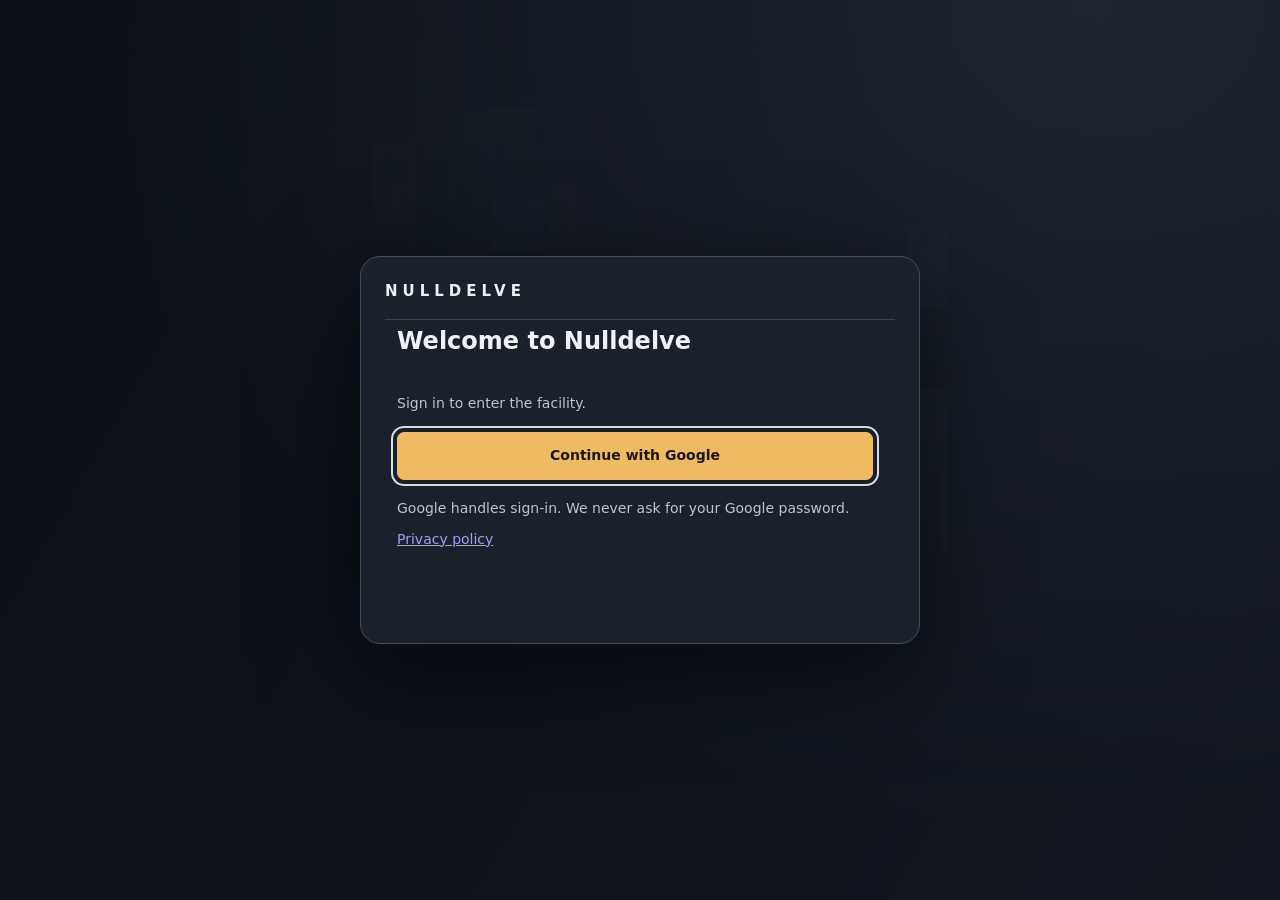
<file: index.html>
<!doctype html><html lang="en"><head><meta charset="utf-8"><meta name="viewport" content="width=device-width,initial-scale=1,viewport-fit=cover"><style>#overlay:has(>.startup-loading),#overlay:has(>.startup-error){position:fixed;inset:0;display:flex;align-items:center;justify-content:center;box-sizing:border-box;padding:20px;background:#101620;color:#dbe2ec;z-index:100}#overlay>.startup-loading,#overlay>.startup-error{text-align:center}</style><title>NULLDELVE — Tactical breach</title><meta name="description" content="An early playable preview of Nulldelve: explore a dark facility, reroute its power, and survive mutated swarms. Free browser game with desktop and experimental touch controls."><meta name="theme-color" content="#101620"><link rel="icon" type="image/svg+xml" href="assets/favicon.svg"><link rel="canonical" href="https://ajavadinezhad.github.io/nulldelve/"><meta property="og:type" content="website"><meta property="og:title" content="Nulldelve — Early playable preview"><meta property="og:description" content="Explore. Restore power. Survive the swarm. A tactical mystery shooter you can play in your browser."><meta property="og:url" content="https://ajavadinezhad.github.io/nulldelve/"><meta property="og:image" content="https://ajavadinezhad.github.io/nulldelve/assets/preview/share-card.jpg"><meta property="og:image:width" content="1200"><meta property="og:image:height" content="630"><meta property="og:image:alt" content="Nulldelve gameplay inside an infested industrial facility"><meta name="twitter:card" content="summary_large_image"><meta name="twitter:title" content="Nulldelve — Early playable preview"><meta name="twitter:description" content="Explore. Restore power. Survive the swarm. Play the early browser preview."><meta name="twitter:image" content="https://ajavadinezhad.github.io/nulldelve/assets/preview/share-card.jpg"><link rel="stylesheet" href="styles/style.css?v=gear-hud-r74"><link rel="stylesheet" href="styles/game-menu.css?v=mission-gear-r75"><link rel="stylesheet" href="styles/shop.css?v=mandatory-google-r61"><link rel="stylesheet" href="styles/ui-theme.css?v=operator-ui-r72"><link rel="stylesheet" href="styles/touch-controls.css?v=mandatory-google-r61-phone3"><link rel="stylesheet" href="styles/field-journal.css?v=mandatory-google-r61"><link rel="stylesheet" href="styles/puzzle-settings.css?v=mandatory-google-r61"></head><body><canvas id="game" tabindex="0"></canvas><div class="hud"><header><div class="brand">NULL<span>DELVE</span><small>TACTICAL BREACH / OPERATION 01</small></div><div class="hud-menu-controls"><button id="replay-guidance" type="button" hidden aria-label="Buy next-step camera assistance for $20" title="Next step · $20"><img src="assets/camera.svg" alt=""><small>$20</small></button><button id="help-button" aria-expanded="false" aria-controls="controls-help">HELP <kbd>H</kbd></button><button id="pause" aria-label="Pause">PAUSE <kbd>ESC</kbd></button></div></header><section class="map-panel" aria-label="Discovered facility map"><div class="map-heading"><span class="sector" id="sector">INSERTION</span><span id="map-progress">0% MAPPED</span></div><canvas id="minimap" role="img" aria-label="Minimap of discovered areas. The arrow marks your position and aim direction; dark areas are unexplored."></canvas><button id="toggle-map" type="button" aria-label="Open map">EXPAND  M</button><div class="map-key"><span>▲ YOU</span><span>DIM · EXPLORED</span></div></section><aside class="mission-note" hidden><div class="mission-guidance" aria-label="Current mission objective"><h2 id="objective" data-cue="search"></h2><p id="hint" hidden></p></div><span id="intel">◇ INTEL NOT RECOVERED</span><span id="rooms" hidden>1 / 14</span></aside><div class="player-status"><div class="vital"><span class="status-caption">HEALTH</span><strong><b id="health">100</b><small> HP</small></strong><div class="track"><i id="healthbar"></i></div><div class="armor-meter"><span id="armor">0 ARMOR</span><div class="track armor-track" role="progressbar" aria-label="Armor" aria-valuemin="0" aria-valuemax="60" aria-valuenow="0"><i id="armorbar"></i></div></div><span id="credits" aria-label="Cash"><img src="./assets/cash.svg" alt="" aria-hidden="true"><span id="cash-amount">$150</span></span></div><div class="weapon-status"><canvas id="weapon-preview" role="img" aria-label="Equipped weapon preview"></canvas><div class="ammo-status"><span class="status-caption" id="weapon">MK4 CARBINE</span><div class="ammo-readout"><svg class="ammo-icon" viewBox="0 0 32 32" aria-hidden="true"><path d="M6 13V9l4-6 4 6v4m-8 0h8v15H6zm12 0V9l4-6 4 6v4m-8 0h8v15h-8zM6 24h8m4 0h8"/></svg><strong id="ammo">24 / 24</strong></div><small id="reserve" class="reserve-count">120 RESERVE</small></div></div><div class="gear-line"><span id="items" class="inventory-items"><button id="use-skill" class="inventory-item field-ability" type="button" hidden aria-label="Field ability"><svg viewBox="0 0 32 32" aria-hidden="true"><path d="m18 3-9 14h8l-4 12 12-17h-9z"/></svg><b>V</b></button><button id="use-medkit" class="inventory-item" type="button" aria-label="Use medkit"><img src="./assets/medkit.svg" alt="" aria-hidden="true"><span class="item-name">Medkit</span><b id="medkit-count">0</b><kbd id="medkit-key">Q</kbd></button><span class="grenade-controls"><button id="use-grenade" class="inventory-item" type="button" aria-label="Throw grenade"><img id="grenade-icon" src="./assets/grenade.svg" alt="" aria-hidden="true"><span id="grenade-name" class="item-name">Frag grenade</span><b id="grenade-count">0</b><kbd id="grenade-key">G</kbd></button><button id="switch-grenade" type="button" aria-label="Switch grenade type" title="Switch grenade type" hidden><svg viewBox="0 0 20 20" aria-hidden="true"><path d="M4 7h12l-3-3M16 13H4l3 3" fill="none" stroke="currentColor" stroke-width="1.7" stroke-linecap="round" stroke-linejoin="round"/></svg><span id="grenade-type-label">Swap</span></button></span></span></div><div class="xp-meter"><span id="player-level">Lv 1</span><span id="player-xp-count">0 / 150 XP</span><progress id="player-xp" aria-label="XP to next level" value="0" max="150"></progress></div></div><section id="touch-controls" hidden aria-label="Touch controls"></section><footer id="controls-help" hidden><span><kbd>W A S D</kbd> Move</span><span><kbd>MOUSE / ARROWS</kbd> Aim</span><span><kbd>CLICK / SPACE</kbd> Fire</span><span><kbd>R</kbd> Reload</span><span><kbd>SHIFT</kbd> Sprint</span><span><kbd>E</kbd> Door</span><span><kbd>1 / 2</kbd> Weapons</span><span><kbd>SCROLL</kbd> Zoom</span><span><kbd>T</kbd> Reset puzzle crates</span><span><kbd>B</kbd> Armory</span><span><kbd>Q</kbd> Medkit</span><span><kbd>G</kbd> Grenade</span><span><kbd>M</kbd> Full map</span><span><kbd>H</kbd> Close help</span></footer><div id="hud-status" class="screen-reader-only" role="status" aria-live="polite" aria-atomic="true"></div><div class="hud-feedback"><p id="level-up-notice" class="level-up-notice" role="status" aria-atomic="true"></p><section id="tutorial" hidden aria-label="Field training"></section><div id="toast" role="status" aria-atomic="true"></div><div id="checkpoint-note" role="status"></div></div><div id="horde-status" hidden></div><div id="interact"></div><div class="crosshair" id="crosshair"></div></div><section id="overlay"><div class="startup-loading" role="status" aria-live="polite"><span class="loading-mark" aria-hidden="true"></span><h1>NULLDELVE</h1><p>Preparing the facility…</p><noscript>Enable JavaScript to play.</noscript></div></section><script type="module" src="src/bootstrap.js?v=mission-gear-r75"></script></body></html>
</file>
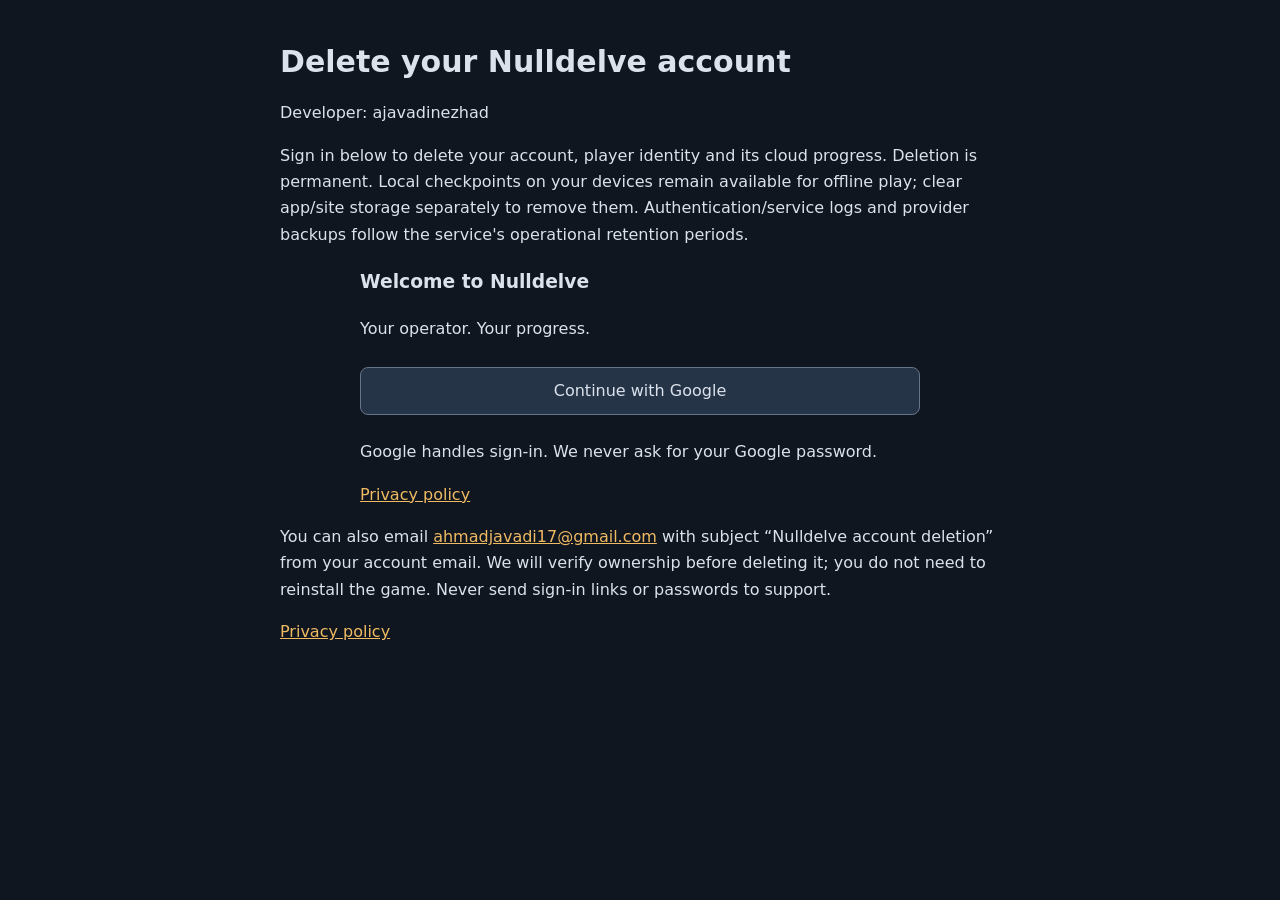
<file: account-deletion.html>
<!doctype html><html lang="en"><head><meta charset="utf-8"><meta name="viewport" content="width=device-width,initial-scale=1"><meta name="referrer" content="no-referrer"><title>Delete your Nulldelve account</title><link rel="stylesheet" href="styles/legal.css"><link rel="stylesheet" href="styles/game-menu.css?v=mandatory-google-r61"></head><body><main><h1>Delete your Nulldelve account</h1><p>Developer: ajavadinezhad</p><p>Sign in below to delete your account, player identity and its cloud progress. Deletion is permanent. Local checkpoints on your devices remain available for offline play; clear app/site storage separately to remove them. Authentication/service logs and provider backups follow the service's operational retention periods.</p><div id="account"></div><p id="status" role="status" aria-live="polite"></p><p>You can also email <a href="mailto:ahmadjavadi17@gmail.com?subject=Nulldelve%20account%20deletion">ahmadjavadi17@gmail.com</a> with subject “Nulldelve account deletion” from your account email. We will verify ownership before deleting it; you do not need to reinstall the game. Never send sign-in links or passwords to support.</p><p><a href="privacy.html">Privacy policy</a></p></main><script type="module" src="src/account-deletion-page.js?v=mandatory-google-r61"></script></body></html>
</file>
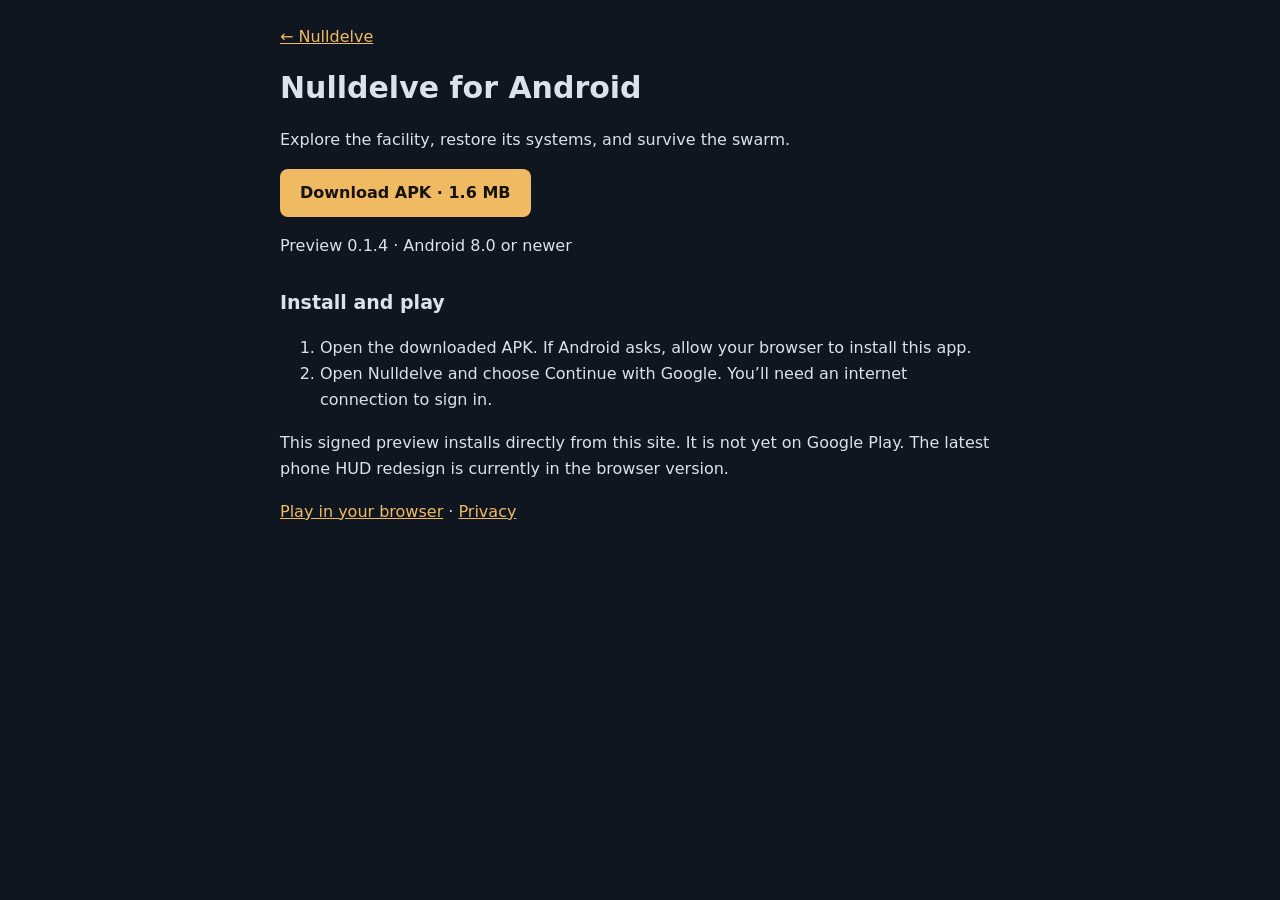
<file: android.html>
<!doctype html>
<html lang="en">
<head>
<meta charset="utf-8">
<meta name="viewport" content="width=device-width, initial-scale=1">
<title>Download Nulldelve for Android</title>
<meta name="description" content="Download the signed Nulldelve preview for Android.">
<link rel="icon" href="assets/favicon.svg">
<link rel="stylesheet" href="styles/legal.css">
<style>.download{display:inline-flex;align-items:center;min-height:48px;padding:0 20px;background:#efba62;color:#16130e;border-radius:8px;font-weight:700;text-decoration:none}code{overflow-wrap:anywhere}</style>
</head>
<body>
<main>
<a href="./">← Nulldelve</a>
<h1>Nulldelve for Android</h1>
<p>Explore the facility, restore its systems, and survive the swarm.</p>
<p><a class="download" href="downloads/nulldelve-0.1.4-release.apk" download>Download APK · 1.6 MB</a></p>
<p>Preview 0.1.4 · Android 8.0 or newer</p>
<h2>Install and play</h2>
<ol>
<li>Open the downloaded APK. If Android asks, allow your browser to install this app.</li>
<li>Open Nulldelve and choose Continue with Google. You’ll need an internet connection to sign in.</li>
</ol>
<p>This signed preview installs directly from this site. It is not yet on Google Play. The latest phone HUD redesign is currently in the browser version.</p>
<p><a href="./">Play in your browser</a> · <a href="privacy.html">Privacy</a></p>
</main>
</body>
</html>
</file>
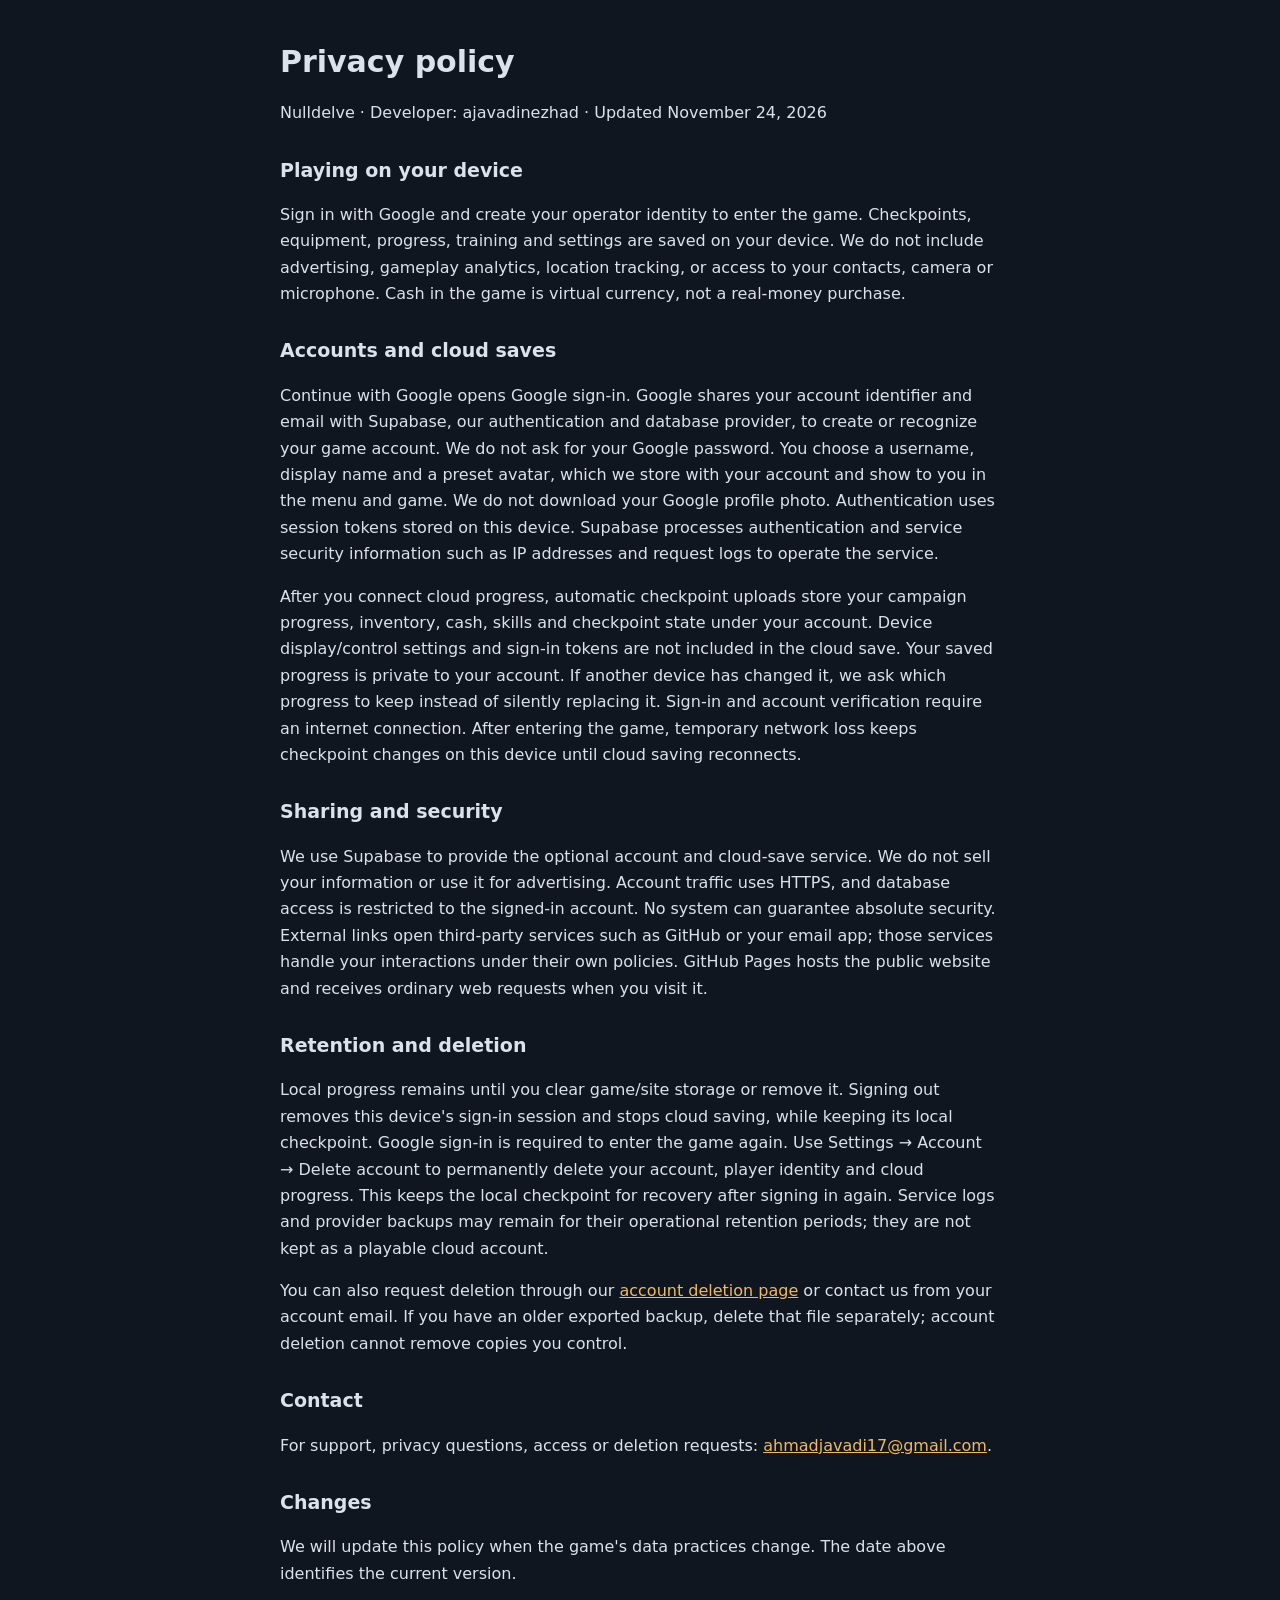
<file: privacy.html>
<!doctype html><html lang="en"><head><meta charset="utf-8"><meta name="viewport" content="width=device-width,initial-scale=1"><title>Nulldelve Privacy Policy</title><link rel="stylesheet" href="styles/legal.css"></head><body><main><h1>Privacy policy</h1><p>Nulldelve · Developer: ajavadinezhad · Updated November 24, 2026</p><h2>Playing on your device</h2><p>Sign in with Google and create your operator identity to enter the game. Checkpoints, equipment, progress, training and settings are saved on your device. We do not include advertising, gameplay analytics, location tracking, or access to your contacts, camera or microphone. Cash in the game is virtual currency, not a real-money purchase.</p><h2>Accounts and cloud saves</h2><p>Continue with Google opens Google sign-in. Google shares your account identifier and email with Supabase, our authentication and database provider, to create or recognize your game account. We do not ask for your Google password. You choose a username, display name and a preset avatar, which we store with your account and show to you in the menu and game. We do not download your Google profile photo. Authentication uses session tokens stored on this device. Supabase processes authentication and service security information such as IP addresses and request logs to operate the service.</p><p>After you connect cloud progress, automatic checkpoint uploads store your campaign progress, inventory, cash, skills and checkpoint state under your account. Device display/control settings and sign-in tokens are not included in the cloud save. Your saved progress is private to your account. If another device has changed it, we ask which progress to keep instead of silently replacing it. Sign-in and account verification require an internet connection. After entering the game, temporary network loss keeps checkpoint changes on this device until cloud saving reconnects.</p><h2>Sharing and security</h2><p>We use Supabase to provide the optional account and cloud-save service. We do not sell your information or use it for advertising. Account traffic uses HTTPS, and database access is restricted to the signed-in account. No system can guarantee absolute security. External links open third-party services such as GitHub or your email app; those services handle your interactions under their own policies. GitHub Pages hosts the public website and receives ordinary web requests when you visit it.</p><h2>Retention and deletion</h2><p>Local progress remains until you clear game/site storage or remove it. Signing out removes this device's sign-in session and stops cloud saving, while keeping its local checkpoint. Google sign-in is required to enter the game again. Use Settings → Account → Delete account to permanently delete your account, player identity and cloud progress. This keeps the local checkpoint for recovery after signing in again. Service logs and provider backups may remain for their operational retention periods; they are not kept as a playable cloud account.</p><p>You can also request deletion through our <a href="https://ajavadinezhad.github.io/nulldelve/account-deletion.html" target="_blank" rel="noopener">account deletion page</a> or contact us from your account email. If you have an older exported backup, delete that file separately; account deletion cannot remove copies you control.</p><h2>Contact</h2><p>For support, privacy questions, access or deletion requests: <a href="mailto:ahmadjavadi17@gmail.com">ahmadjavadi17@gmail.com</a>.</p><h2>Changes</h2><p>We will update this policy when the game's data practices change. The date above identifies the current version.</p></main></body></html>
</file>
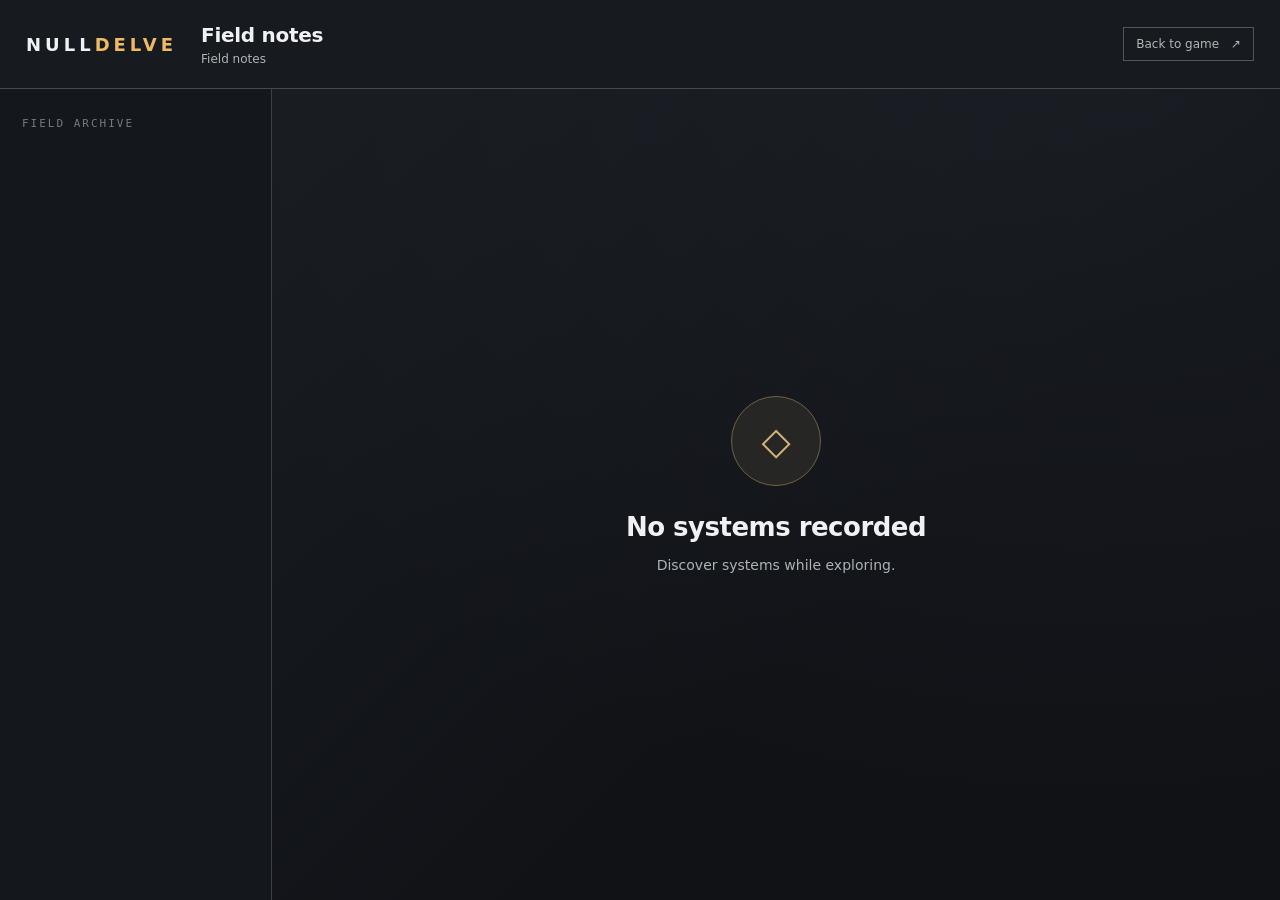
<file: puzzle-lab.html>
<!doctype html>
<html lang="en">
<head>
  <meta charset="utf-8">
  <meta name="viewport" content="width=device-width,initial-scale=1">
  <title>NULLDELVE — Field notes</title>
  <link rel="stylesheet" href="styles/puzzle-lab.css?v=critic-fixes-r54"><link rel="stylesheet" href="styles/ui-theme.css?v=critic-fixes-r54">
</head>
<body>
  <header class="workshop-header"><a class="wordmark" href="/">NULL<span>DELVE</span></a><div><h1>Field notes</h1><p id="catalog-count">Encountered systems</p></div><a class="game-link" href="/">Back to game <span aria-hidden="true">↗</span></a></header>
  <main class="workshop-layout">
    <aside class="library" aria-label="Recorded systems">
      <div class="library-tools"><label class="search-label" for="puzzle-search">Find a system</label><input id="puzzle-search" type="search" placeholder="Search field notes…" autocomplete="off"><label class="visually-hidden" for="puzzle-filter">Filter puzzles</label><select id="puzzle-filter"><option value="all">All mechanics</option></select><p id="filter-count" role="status"></p></div>
      <nav id="preset-list" aria-label="Puzzle presets"></nav>
    </aside>
    <section class="workspace" aria-label="Selected puzzle">
      <div id="startup-error" role="alert" hidden></div>
      <div class="puzzle-heading"><div><p id="puzzle-mechanic" class="eyebrow"></p><h2 id="puzzle-title">Select a system</h2></div><span id="puzzle-state" class="state-badge">Ready</span></div>
      <p id="puzzle-objective" class="objective"></p><p class="reference-label">REFERENCE DIAGRAM · NOT LIVE PUZZLE STATE</p>
      <form id="setup-form" class="setup-controls"><label>Seed<input id="puzzle-seed" type="number" min="0" max="2147483647" step="1" value="1"></label><label>Variant<input id="puzzle-variant" type="number" min="0" max="999" step="1" value="0"></label><label>Difficulty<select id="puzzle-difficulty"><option value="easy">Easy</option><option value="normal" selected>Normal</option><option value="hard">Hard</option></select></label><button type="submit">Apply</button><button id="reset-puzzle" type="button" class="quiet">Reset</button><button id="export-setup" type="button" class="quiet" title="Download the reusable puzzle configuration">Export setup <span aria-hidden="true">↓</span></button></form>
      <div id="puzzle-readouts" class="readouts" aria-label="Puzzle readings"></div>
      <section class="apparatus" aria-label="Puzzle apparatus"><div id="puzzle-board"></div><p id="puzzle-instructions"></p><div id="puzzle-controls" class="mechanic-controls"></div></section>
      <p id="puzzle-feedback" class="feedback" role="status" aria-live="polite" aria-atomic="true"></p>
    </section>
  </main>
  <script type="module" src="src/puzzle-lab.js?v=critic-fixes-r54"></script>
</body>
</html>
</file>
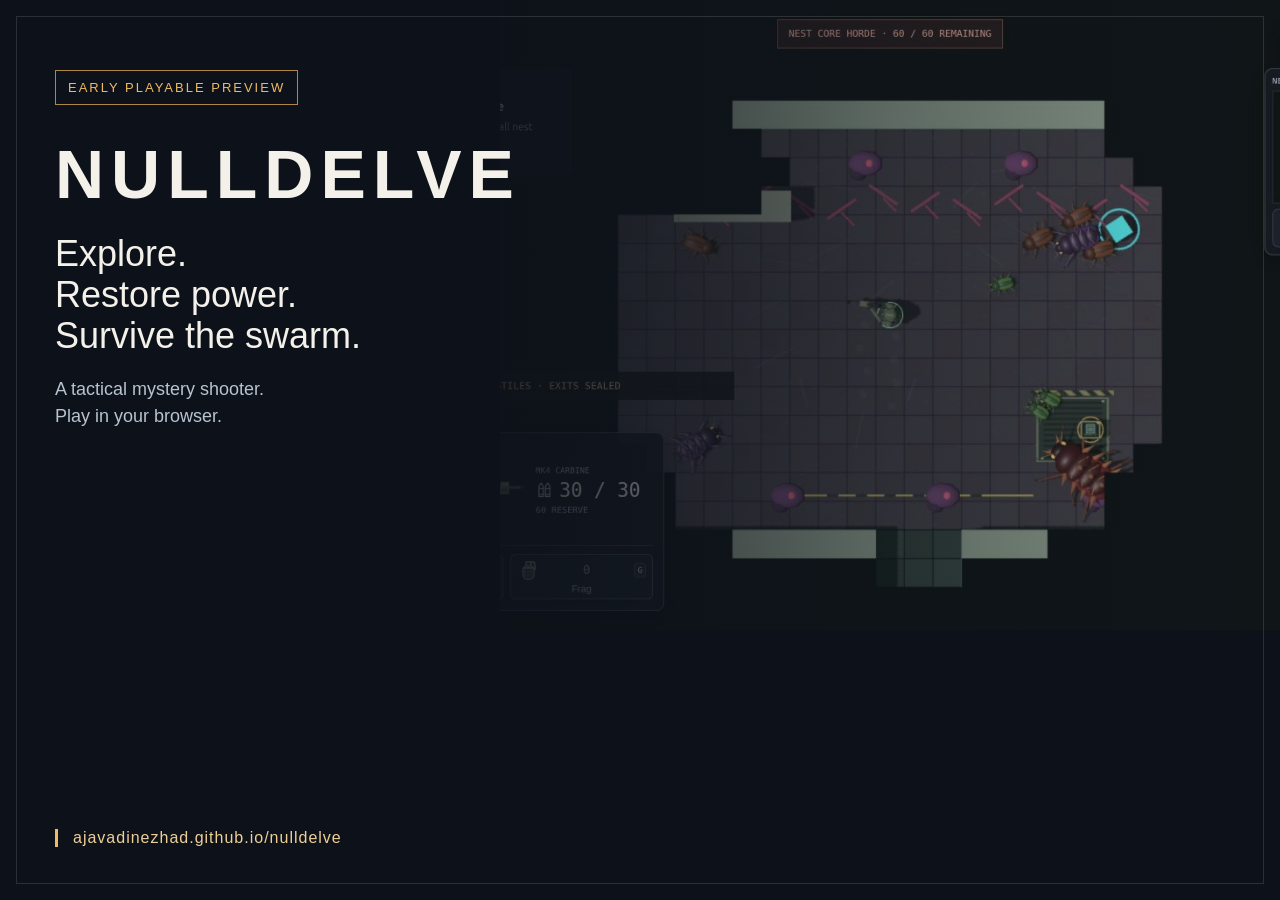
<file: tools/preview-card.html>
<!doctype html><html lang="en"><meta charset="utf-8"><title>Nulldelve preview card</title><style>*{box-sizing:border-box}html,body{margin:0;width:1200px;height:630px;overflow:hidden;background:#0d121a;color:#f3f1e9;font-family:Arial,sans-serif}.art{position:absolute;right:0;top:0;width:780px;height:630px;object-fit:cover;object-position:50% 46%;filter:brightness(.95)}.shade{position:absolute;inset:0;background:linear-gradient(90deg,#0d121a 10%,#0d121af2 30%,#0d121a55 70%,transparent)}main{position:relative;padding:70px 55px;max-width:680px}.badge{display:inline-block;padding:9px 12px;border:1px solid #ae8747;color:#efba62;font-size:13px;letter-spacing:2px}h1{font-size:68px;letter-spacing:7px;margin:30px 0 20px;font-weight:800}h2{font-size:36px;line-height:1.14;font-weight:500;margin:0 0 20px;max-width:490px}p{font-size:18px;color:#b8c3d0;line-height:1.5;max-width:420px}.line{position:absolute;left:55px;bottom:53px;border-left:3px solid #efba62;padding-left:15px;color:#efcf98;font-size:16px;letter-spacing:1px}.frame{position:absolute;inset:16px;border:1px solid #ffffff20;pointer-events:none}</style><img class="art" src="../assets/preview/gameplay.jpg" alt="Actual Nulldelve gameplay"><div class="shade"></div><main><span class="badge">EARLY PLAYABLE PREVIEW</span><h1>NULLDELVE</h1><h2>Explore.<br>Restore power.<br>Survive the swarm.</h2><p>A tactical mystery shooter.<br>Play in your browser.</p></main><div class="line">ajavadinezhad.github.io/nulldelve</div><div class="frame"></div></html>
</file>
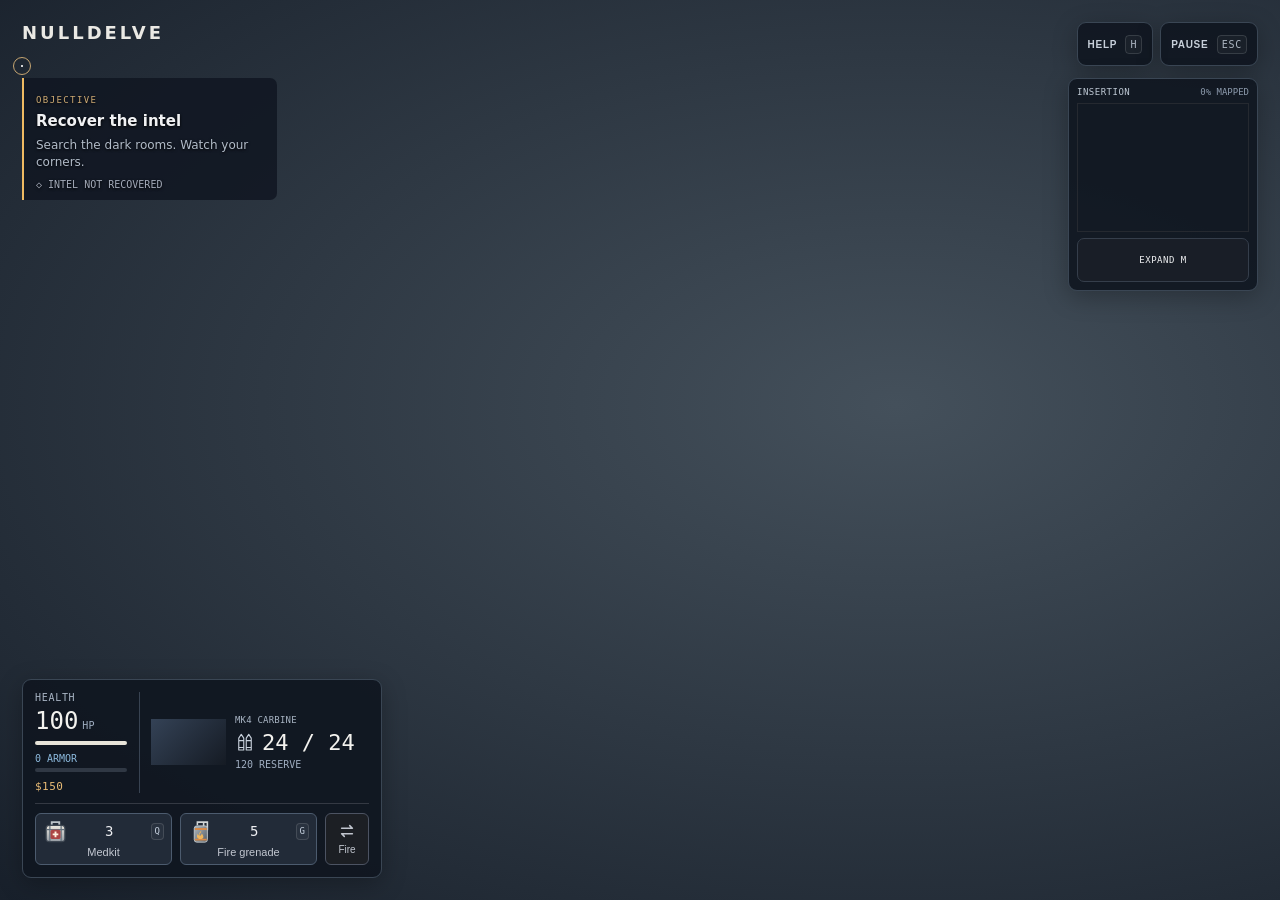
<file: tests/fixtures/hud-preview.html>
<!doctype html><meta charset="utf-8"><meta name="viewport" content="width=device-width,initial-scale=1"><title>HUD layout review</title><link rel="stylesheet" href="../../styles/style.css"><link rel="stylesheet" href="../../styles/ui-theme.css"><style>body{background:radial-gradient(ellipse at 70% 45%,#44505b,#18202b)}#weapon-preview{background:linear-gradient(135deg,#344256,#151b24)}</style><div class="hud"><header><div class="brand">NULL<span>DELVE</span><small>TACTICAL BREACH / OPERATION 01</small></div><div class="hud-menu-controls"><button id="help-button" aria-expanded="false" aria-controls="controls-help">HELP <kbd>H</kbd></button><button id="pause">PAUSE <kbd>ESC</kbd></button></div></header><section class="map-panel" aria-label="Discovered facility map"><div class="map-heading"><span class="sector" id="sector">INSERTION</span><span id="map-progress">0% MAPPED</span></div><canvas id="minimap" role="img" aria-label="Minimap of discovered areas. The arrow marks your position and aim direction; dark areas are unexplored."></canvas><button id="toggle-map" type="button">EXPAND  M</button><div class="map-key"><span>▲ YOU</span><span>DIM · EXPLORED</span></div></section><aside class="mission-note"><label>OBJECTIVE</label><h2 id="objective">Recover the intel</h2><p id="hint">Search the dark rooms. Watch your corners.</p><button id="replay-guidance" type="button" hidden aria-label="Replay the camera lead">↗ Replay lead</button><span id="intel">◇ INTEL NOT RECOVERED</span><span id="rooms" hidden>1 / 14</span></aside><div class="player-status"><div class="vital"><span class="status-caption">HEALTH</span><strong><b id="health">100</b><small> HP</small></strong><div class="track"><i id="healthbar"></i></div><div class="armor-meter"><span id="armor">0 ARMOR</span><div class="track armor-track" role="progressbar" aria-label="Armor" aria-valuemin="0" aria-valuemax="60" aria-valuenow="0"><i id="armorbar"></i></div></div><span id="credits">$150</span></div><div class="weapon-status"><canvas id="weapon-preview" role="img" aria-label="Equipped weapon preview"></canvas><div class="ammo-status"><span class="status-caption" id="weapon">MK4 CARBINE</span><div class="ammo-readout"><svg class="ammo-icon" viewBox="0 0 32 32" aria-hidden="true"><path d="M6 13V9l4-6 4 6v4m-8 0h8v15H6zm12 0V9l4-6 4 6v4m-8 0h8v15h-8zM6 24h8m4 0h8"/></svg><strong id="ammo">24 / 24</strong></div><small id="reserve" class="reserve-count">120 RESERVE</small></div></div><div class="gear-line"><span id="items" class="inventory-items"><button id="use-medkit" class="inventory-item" type="button" aria-label="Use medkit"><img src="../../assets/medkit.svg" alt="" aria-hidden="true"><span class="item-name">Medkit</span><b id="medkit-count">3</b><kbd id="medkit-key">Q</kbd></button><span class="grenade-controls"><button id="use-grenade" class="inventory-item" type="button" aria-label="Throw grenade"><img id="grenade-icon" src="../../assets/fire-grenade.svg" alt="" aria-hidden="true"><span id="grenade-name" class="item-name">Fire grenade</span><b id="grenade-count">5</b><kbd id="grenade-key">G</kbd></button><button id="switch-grenade" type="button" aria-label="Switch grenade type" title="Switch grenade type"><svg viewBox="0 0 20 20" aria-hidden="true"><path d="M4 7h12l-3-3M16 13H4l3 3" fill="none" stroke="currentColor" stroke-width="1.7" stroke-linecap="round" stroke-linejoin="round"/></svg><span id="grenade-type-label">Fire</span></button></span></span></div></div><footer id="controls-help" hidden><span><kbd>W A S D</kbd> Move</span><span><kbd>MOUSE / ARROWS</kbd> Aim</span><span><kbd>CLICK / SPACE</kbd> Fire</span><span><kbd>R</kbd> Reload</span><span><kbd>SHIFT</kbd> Sprint</span><span><kbd>E</kbd> Door</span><span><kbd>1 / 2</kbd> Weapons</span><span><kbd>SCROLL</kbd> Zoom</span><span><kbd>T</kbd> Reset puzzle crates</span><span><kbd>B</kbd> Armory</span><span><kbd>Q</kbd> Medkit</span><span><kbd>G</kbd> Grenade</span><span><kbd>M</kbd> Full map</span><span><kbd>H</kbd> Close help</span></footer><div id="hud-status" class="screen-reader-only" role="status" aria-live="polite" aria-atomic="true"></div><div class="hud-feedback"><section id="tutorial" hidden aria-label="Field training"></section><div id="toast" role="status" aria-atomic="true"></div><div id="checkpoint-note" role="status"></div></div><div id="horde-status" hidden></div><div id="interact"></div><div class="crosshair" id="crosshair"></div></div><script>const scale=Number(new URLSearchParams(location.search).get('scale'))||1;document.documentElement.style.setProperty('--hud-scale',String(scale));</script><script>if(new URLSearchParams(location.search).get('mode')==='warning'){document.querySelector('.ammo-status').classList.add('empty-magazine','out-of-ammo');document.querySelector('#ammo').textContent='0 / 30';document.querySelector('#reserve').textContent='0 RESERVE';document.querySelector('.player-status').classList.add('low-health');document.querySelector('#health').textContent='18';document.querySelector('#healthbar').style.width='18%';document.querySelector('#use-grenade').classList.add('hud-pulse','hud-pulse-warning');}</script>
</file>
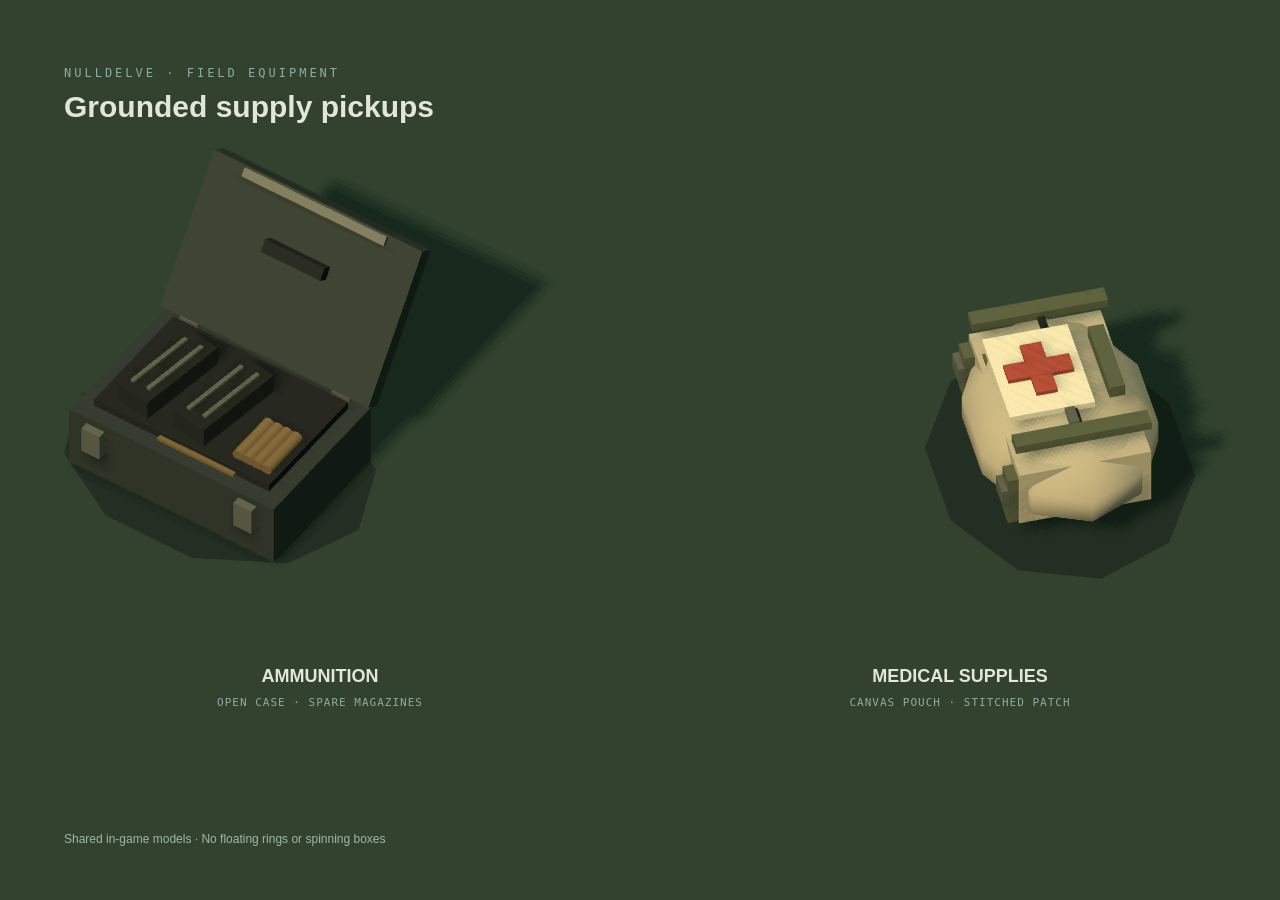
<file: tests/fixtures/pickup-preview.html>
<!doctype html><html lang="en"><head><meta charset="utf-8"><title>Field supply models</title><style>*{box-sizing:border-box}html,body{margin:0;width:100%;height:100%;overflow:hidden;background:#131b18;color:#e0e8dc;font-family:Arial}canvas{position:absolute;inset:0;width:100%;height:100%}header{position:absolute;left:5%;top:7%;z-index:1}small{font:12px monospace;letter-spacing:3px;color:#8faca0}h1{font-size:30px;margin:9px 0}.caption{position:absolute;top:74%;width:50%;text-align:center;font-size:18px;font-weight:bold}.caption small{display:block;font-size:11px;letter-spacing:1px;margin-top:9px}.medical{left:50%}footer{position:absolute;left:5%;bottom:6%;font:12px Arial;color:#a1b6a7}</style></head><body><canvas id="view"></canvas><header><small>NULLDELVE · FIELD EQUIPMENT</small><h1>Grounded supply pickups</h1></header><div class="caption">AMMUNITION<small>OPEN CASE · SPARE MAGAZINES</small></div><div class="caption medical">MEDICAL SUPPLIES<small>CANVAS POUCH · STITCHED PATCH</small></div><footer>Shared in-game models · No floating rings or spinning boxes</footer><script type="module">
import * as THREE from '../../vendor/three.module.js';import{createLootView}from'../../src/loot-view.js';const scene=new THREE.Scene();scene.background=new THREE.Color('#131b18');const renderer=new THREE.WebGLRenderer({canvas:document.querySelector('#view'),antialias:true});renderer.setPixelRatio(Math.min(devicePixelRatio,1.5));renderer.shadowMap.enabled=true;renderer.setSize(innerWidth,innerHeight);const camera=new THREE.OrthographicCamera();const h=2.25,ratio=innerWidth/innerHeight;Object.assign(camera,{left:-h*ratio/2,right:h*ratio/2,top:h/2,bottom:-h/2,near:.1,far:30});camera.position.set(0,5,4.8);camera.lookAt(0,.05,0);camera.updateProjectionMatrix();scene.add(new THREE.HemisphereLight(0xdce8d5,0x25382f,2));const sun=new THREE.DirectionalLight(0xffe5bc,3);sun.position.set(-2,4,3);sun.castShadow=true;scene.add(sun);const floor=new THREE.Mesh(new THREE.PlaneGeometry(20,20),new THREE.MeshStandardMaterial({color:0x253b30,roughness:1}));floor.rotation.x=-Math.PI/2;floor.position.y=-.012;floor.receiveShadow=true;scene.add(floor);const view=createLootView(scene);view.update({drops:[{id:'ammo-preview',kind:'ammo',x:-1.05,z:0},{id:'medical-preview',kind:'health',x:1.05,z:0}]},()=>true);renderer.setAnimationLoop(()=>renderer.render(scene,camera));
</script></body></html>
</file>
<file: styles/style.css>
*{box-sizing:border-box}html,body{margin:0;width:100%;height:100%;height:100dvh;min-height:0;max-height:100dvh;overflow:hidden;overscroll-behavior:none}body{position:fixed;inset:0;background:#080d10;color:#e4e6ea;font-family:Arial,Helvetica,sans-serif}canvas{display:block}#game{width:100%;height:100%;touch-action:none}#game:focus{outline:none}body.playing #game{cursor:none}button{pointer-events:auto;cursor:pointer;color:inherit;background:#14161a;border:1px solid #4a5261;padding:10px 14px;font-weight:700;letter-spacing:1px}button:hover{background:#30353f}button:focus-visible{outline:2px solid #d9dce2;outline-offset:3px}kbd{font:10px monospace;border:1px solid #484d58;padding:3px 4px;color:#b4bac5}
.hud{position:fixed;inset:0;pointer-events:none;padding:22px}.hud>header{display:flex;justify-content:space-between;align-items:start;gap:18px}.brand{font-size:18px;font-weight:900;letter-spacing:3px;color:#c9ced6}.brand span{color:#bbc0ca}.brand small{display:none}.hud-menu-controls{display:flex;gap:7px}.hud-menu-controls button{font:10px Arial,sans-serif;font-weight:700;padding:8px 10px;letter-spacing:.7px}.hud-menu-controls kbd{margin-left:5px}
/* One next step, without unrelated mission counters. */
aside.mission-note{position:absolute;top:65px;left:22px;width:min(255px,calc(100vw - 44px));padding:10px 12px;background:#0c1515bd;border-left:2px solid #bbc1cb;text-shadow:0 1px 3px #000;transform:scale(var(--hud-scale,1));transform-origin:top left}aside.mission-note label{font:9px monospace;letter-spacing:1.4px;color:#8f97a8}aside.mission-note h2{font-size:15px;line-height:1.3;margin:5px 0;color:#e3e5e9}aside.mission-note p{font-size:12px;line-height:1.45;margin:0;color:#b0b5be}#intel{display:block;font:10px monospace;color:#a3aab8;margin-top:8px}#intel[hidden]{display:none}
/* Discovery stays quiet; its heading is also the current location. */
.map-panel{position:absolute;right:22px;top:65px;width:190px;padding:8px;background:#0c1515cc;border:1px solid #373d48;pointer-events:auto}.map-heading{display:flex;justify-content:space-between;gap:8px;font:9px monospace;color:#b7bcc7;margin-bottom:6px}.sector{font:inherit;letter-spacing:.5px;overflow:hidden;text-overflow:ellipsis;white-space:nowrap}#map-progress{color:#7f8898;white-space:nowrap}#minimap{display:block;width:100%;height:auto;aspect-ratio:4/3;image-rendering:pixelated;border:1px solid #252930}#toggle-map{display:block;width:100%;padding:5px;font:9px monospace;margin-top:6px;letter-spacing:.5px}.map-key{display:none}.map-panel.map-expanded{position:fixed;top:50%;left:50%;right:auto;transform:translate(-50%,-50%);width:min(900px,90vw);max-height:90dvh;overflow:auto;overscroll-behavior:contain;z-index:30;box-shadow:0 0 0 100vmax #050607e8;padding:16px}.map-expanded #minimap{max-height:72dvh;object-fit:contain}.map-expanded .map-heading{font-size:13px}.map-expanded #toggle-map{font-size:12px;padding:10px}
/* Health, protection, equipped gun and usable supplies form one stable cluster. */
.player-status{position:absolute;left:22px;bottom:22px;width:360px;max-width:calc(100vw - 44px);display:grid;grid-template-columns:92px minmax(0,1fr);gap:10px 12px;padding:12px;background:#111215ef;border:1px solid #414855;transform:scale(var(--hud-scale,1));transform-origin:bottom left}.status-caption{display:block;font:10px monospace;letter-spacing:.7px;color:#a1a8b6;margin-bottom:4px}.player-status strong{display:block;font:24px monospace;color:#e6e8eb;white-space:nowrap}.player-status b{font-weight:normal}.player-status small{font:10px monospace;color:#9fa6b3}.vital{align-self:center;min-width:0}.track{height:4px;background:#282c33;margin-top:6px}.track i{display:block;height:100%;background:#bbc1cb;width:100%}#armor{display:block;font:9px monospace;color:#939aa9;margin-top:6px}.weapon-status{display:grid;grid-template-columns:75px minmax(0,1fr);gap:9px;align-items:center;border-left:1px solid #373d48;padding-left:11px;min-width:0}#weapon-preview{display:block;width:75px;height:46px;max-width:100%;align-self:center}.ammo-status{min-width:0}#weapon{font-size:9px;letter-spacing:.2px;line-height:1.3;white-space:nowrap}.player-status #ammo{font-size:22px}.player-status .reserve-count{display:block;margin-top:4px;font:9px monospace;letter-spacing:.3px;color:#a0a7b5}.gear-line{grid-column:1/-1;padding-top:9px;border-top:1px solid #343943;display:flex;align-items:center;gap:8px}#credits{display:none}.inventory-items{display:flex;gap:8px;align-items:center;width:100%}.inventory-item{display:flex;align-items:center;justify-content:center;gap:6px;flex:1;min-width:0;min-height:32px;padding:4px 7px;border:1px solid #414754;background:#17191d;letter-spacing:0;font:11px Arial,sans-serif;border-radius:3px;pointer-events:auto;white-space:nowrap}.inventory-item:hover{background:#30353e;border-color:#babfc9}.inventory-item img,.inventory-item svg{width:22px;height:22px;display:block;flex:none}.inventory-item b{font:14px monospace;color:#eeeff2}.inventory-item kbd{font-size:9px;padding:2px 3px}.inventory-item.empty{opacity:.55}.inventory-item .item-name{font-size:11px;color:#c2c7d0}.player-status.damaged{border-color:#da715a;background:#542c25ef}.player-status.damaged #health{color:#ffc3ac}.reduced-effects .player-status.damaged{background:#111215ef}
/* Context appears in the play area only while it matters. */
#interact{position:absolute;left:50%;top:59%;transform:translateX(-50%);max-width:min(520px,80vw);padding:8px 12px;background:#14161ae8;border:1px solid #828998;color:#d6d9df;font:12px/1.5 monospace;text-align:center}#interact:empty{display:none}#toast{position:absolute;left:22px;bottom:190px;max-width:min(440px,calc(100vw - 44px));color:#d0d4db;background:#0f1114dd;padding:8px 10px;font:11px/1.5 monospace;letter-spacing:.2px}#toast:empty{display:none}#checkpoint-note{position:absolute;right:22px;bottom:22px;font:10px monospace;color:#adb3c0;text-shadow:0 2px 6px #000}#horde-status{position:absolute;top:22px;left:50%;transform:translateX(-50%);max-width:42vw;font:11px/1.4 monospace;color:#f1bc8c;background:#2f201beb;border:1px solid #86563e;padding:8px 12px;text-align:center}#horde-status[hidden]{display:none}
#tutorial{position:absolute;left:22px;bottom:190px;top:auto;transform:none;width:min(440px,calc(100vw - 44px));padding:10px 12px;background:#17191ef2;border-left:2px solid #939cac;display:flex;gap:12px;align-items:center;pointer-events:auto;font:12px/1.5 Arial,sans-serif;z-index:15}#tutorial[hidden]{display:none}#tutorial button{flex-shrink:0;padding:7px;font-size:10px;letter-spacing:0}.hud:has(#tutorial:not([hidden])) #toast{bottom:270px}
footer#controls-help{position:absolute;top:65px;right:22px;left:auto;bottom:auto;width:min(440px,calc(100vw - 44px));max-height:calc(100dvh - 100px);overflow:auto;overscroll-behavior:contain;display:grid;grid-template-columns:1fr 1fr;gap:12px;background:#14161afa;border:1px solid #4e5665;padding:16px;color:#b6bbc6;font:12px/1.6 Arial,sans-serif;box-shadow:0 8px 30px #0008;z-index:25;pointer-events:auto}footer#controls-help kbd{display:inline-block;margin-right:4px}footer[hidden]{display:none!important}.crosshair{position:absolute;width:18px;height:18px;border:1px solid #c0c5ce;border-radius:50%;transform:translate(-50%,-50%);opacity:.8}.crosshair:after{content:'';position:absolute;left:7px;top:7px;width:2px;height:2px;background:#fff}
/* Ending/startup overlays and their own internal scrolling. */
#overlay{position:fixed;inset:0;height:100%;max-height:100dvh;overflow:hidden;overscroll-behavior:none;z-index:100;background:linear-gradient(90deg,#0a0c0ef5,#0a0c0ec9 45%,#0a0c0e55);display:flex;align-items:center;padding-left:12vw}.card{max-width:540px;max-height:90dvh;overflow:auto;overscroll-behavior:contain;padding-right:12px}.card label{font-size:10px;letter-spacing:3px;color:#bbc0ca}.card h1{font-size:clamp(38px,6vw,72px);line-height:.95;letter-spacing:-3px;margin:15px 0}.card em{color:#c0c5cf;font-style:normal}.card p{color:#9ba1ad;line-height:1.8;font-size:16px}.card ul{padding-left:18px;font-size:13px;color:#b5bac4;line-height:2}.card button{background:#c0c5cf;color:#17191e;width:100%;margin:10px 0;display:flex;justify-content:space-between;padding:14px}.card small{font-size:9px;letter-spacing:2px;color:#6d7483}.debrief{display:grid;grid-template-columns:1fr 1fr;gap:8px 18px;font-size:13px}.debrief dt{color:#9ba1ad}.debrief dd{margin:0;text-align:right;color:#dfe2e7}.startup-error h1{font-size:42px;letter-spacing:-1px}
@media(max-width:800px){.hud{padding:14px}.brand{font-size:16px;letter-spacing:2px}aside.mission-note{top:58px;left:14px;width:210px}.map-panel{right:14px;top:58px;width:154px}.player-status{left:14px;bottom:14px;max-width:calc(100vw - 28px)}#tutorial{left:14px;bottom:180px;width:min(400px,calc(100vw - 28px))}#toast{left:14px;bottom:180px;max-width:calc(100vw - 28px)}.hud:has(#tutorial:not([hidden])) #toast{bottom:265px}#checkpoint-note{right:14px;bottom:14px}#horde-status{top:44px;max-width:60vw;font-size:10px}footer#controls-help{right:14px;top:58px}.card{padding-right:24px}#overlay{padding-left:7vw}}
@media(max-width:520px){aside.mission-note{width:calc(100vw - 155px);max-width:none;padding:8px}.mission-note label{font-size:8px}aside.mission-note h2{font-size:13px}aside.mission-note p{font-size:11px}.map-panel{width:121px;padding:6px}.map-heading{font-size:8px;gap:4px}.map-heading #map-progress{display:none}#toggle-map{font-size:8px;padding:4px}#horde-status{top:42px;left:14px;transform:none;max-width:calc(100vw - 28px);z-index:5}.hud:has(#horde-status:not([hidden])) .mission-note,.hud:has(#horde-status:not([hidden])) .map-panel{top:88px}.player-status{width:360px;grid-template-columns:82px minmax(0,1fr);gap:9px;padding:10px}.weapon-status{grid-template-columns:65px minmax(0,1fr);gap:7px;padding-left:9px}#weapon-preview{width:65px;height:40px}.player-status strong{font-size:22px}.player-status #ammo{font-size:21px}.inventory-item{gap:5px;padding:4px 5px}.inventory-item img{width:21px;height:21px}.inventory-item .item-name{font-size:10px}#checkpoint-note{bottom:172px;font-size:9px}#tutorial{bottom:198px;font-size:11px;gap:8px}#toast{bottom:175px;font-size:10px}.hud:has(#tutorial:not([hidden])) #toast{bottom:280px}footer#controls-help{grid-template-columns:1fr;max-height:calc(100dvh - 80px)}.brand{font-size:14px}.hud-menu-controls button{font-size:9px;padding:7px 8px}.hud-menu-controls kbd{font-size:8px;margin-left:3px}}
@media(max-height:520px){aside.mission-note{max-width:200px}aside.mission-note p{display:none}.map-panel{width:130px}.player-status{bottom:10px}.player-status .gear-line{padding-top:6px}#tutorial{bottom:174px;padding:7px 10px}#toast{bottom:174px}.hud:has(#tutorial:not([hidden])) #toast{bottom:245px}#checkpoint-note{bottom:12px}}
/* Context follows the user's combat-panel scale instead of overlapping it. */
.hud{--combat-edge:22px}#tutorial,#toast{bottom:calc(var(--combat-edge) + 155px * var(--hud-scale,1) + 14px)}.hud:has(#tutorial:not([hidden])) #toast{bottom:calc(var(--combat-edge) + 155px * var(--hud-scale,1) + 105px)}
@media(max-width:800px){.hud{--combat-edge:14px}}
@media(max-height:520px){.hud{--combat-edge:10px}}
.hud footer#controls-help>strong{grid-column:1/-1;font-size:16px;color:#e0e2e7;padding-bottom:8px;border-bottom:1px solid #404652}.hud footer#controls-help>button{grid-column:1/-1;margin-top:5px;padding:10px 12px;background:#b9bec9;color:#17191e;font-size:12px}.hud footer#controls-help>span{min-width:0;overflow-wrap:anywhere}
.armor-meter{margin-top:8px}#armor{color:#90c1d9;font-size:9px;margin:0 0 4px}.armor-track{height:4px;background:#243744;margin-top:0}.armor-track i{background:#71b6dd;width:0}.hud footer#controls-help>.puzzle-hint-button{background:#21242a;color:#cbcfd7;border-color:#586173}.hud footer#controls-help>.puzzle-hint-text{grid-column:1/-1;margin:0;padding:10px;background:#1f2228;border-left:2px solid #969faf;color:#d9dce2;line-height:1.6}.puzzle-hint-text[hidden]{display:none}
/* Persistent state cues remain quiet; no flashing danger widgets. */
.player-status.low-health #health{color:#f0ad8a}.player-status.low-health .vital>.track i{background:#dc936c}.ammo-status.empty-magazine #ammo{color:#e5b47d}.inventory-item.empty{opacity:1;background:#131519}.inventory-item.empty b{color:#848b99}.inventory-item.empty .item-name{color:#9ca3b2}.inventory-item img,.inventory-item svg{width:25px;height:25px}
@media(max-height:520px){#interact{top:auto;bottom:calc(var(--combat-edge) + 175px * var(--hud-scale,1));max-width:70vw;font-size:10px}}
/* HUD size controls text and icon size. The panel reflows instead of shrinking the requested size. */
.player-status{transform:none;width:calc(360px * var(--hud-scale,1));max-width:calc(100vw - 44px)}
aside.mission-note{transform:none;max-height:calc(100dvh - 280px);overflow:auto;overscroll-behavior:contain;pointer-events:auto}
.player-status .status-caption{font-size:calc(10px * var(--hud-scale,1))}
.player-status strong{font-size:calc(24px * var(--hud-scale,1))}
.player-status strong small{font-size:calc(10px * var(--hud-scale,1))}
.player-status .vital>strong{display:flex;align-items:baseline;flex-wrap:wrap;gap:2px 4px;white-space:normal}
.player-status #ammo{font-size:calc(22px * var(--hud-scale,1));overflow-wrap:normal}
.player-status #weapon{font-size:calc(9px * var(--hud-scale,1));white-space:normal;overflow-wrap:anywhere}
.player-status .reserve-count{font-size:calc(10px * var(--hud-scale,1));letter-spacing:0}
.player-status #armor{font-size:calc(10px * var(--hud-scale,1))}
.player-status .inventory-item{min-height:calc(32px * var(--hud-scale,1));white-space:normal;flex-wrap:wrap;gap:4px}
.player-status .inventory-item img,.player-status .inventory-item svg{width:calc(25px * var(--hud-scale,1));height:calc(25px * var(--hud-scale,1))}
.player-status .inventory-item b{font-size:calc(14px * var(--hud-scale,1))}
.player-status .inventory-item .item-name{font-size:calc(11px * var(--hud-scale,1))}
.player-status .inventory-item kbd{font-size:calc(9px * var(--hud-scale,1))}
aside.mission-note label{font-size:calc(9px * var(--hud-scale,1))}aside.mission-note h2{font-size:calc(15px * var(--hud-scale,1))}aside.mission-note p{font-size:calc(12px * var(--hud-scale,1))}
#tutorial,#toast{bottom:calc(var(--combat-edge) + var(--combat-panel-height,170px) + 12px)}
.hud:has(#tutorial:not([hidden])) #toast{bottom:calc(var(--combat-edge) + var(--combat-panel-height,170px) + 110px)}
@media(max-width:800px){.player-status{max-width:calc(100vw - 28px)}}
@media(max-width:520px){.player-status{grid-template-columns:82px minmax(0,1fr)}.player-status .weapon-status{grid-template-columns:1fr;gap:5px;justify-items:start}.player-status #weapon-preview{width:90px;height:34px}.player-status .ammo-status{width:100%}.player-status .inventory-items{align-items:stretch}.player-status .inventory-item .item-name{flex-basis:100%;order:3;text-align:center}.player-status .inventory-item{column-gap:5px}.mission-note h2{font-size:calc(13px * var(--hud-scale,1))}aside.mission-note p{font-size:calc(11px * var(--hud-scale,1))}#checkpoint-note{bottom:calc(var(--combat-edge) + var(--combat-panel-height,170px) + 12px);right:14px;max-width:45vw;text-align:right}#toast{max-width:calc(100vw - 28px)}}
@media(max-height:520px){#interact{bottom:calc(var(--combat-edge) + var(--combat-panel-height,170px) + 12px)}aside.mission-note{max-height:90px}.player-status{max-height:calc(100dvh - 80px);overflow:auto;overscroll-behavior:contain;pointer-events:auto}}
/* Transient messages share a real flow stack, including simultaneous saves and pickups. */
.hud-feedback{position:absolute;left:22px;bottom:calc(var(--combat-edge) + var(--combat-panel-height,170px) + 12px);width:min(440px,calc(100vw - 44px));display:flex;flex-direction:column;align-items:stretch;gap:7px;max-height:calc(100dvh - var(--combat-panel-height,170px) - 100px);overflow:auto;overscroll-behavior:contain;z-index:15;pointer-events:auto}
.hud-feedback #tutorial,.hud-feedback #toast,.hud-feedback #checkpoint-note{position:static;inset:auto;transform:none;width:auto;max-width:100%;max-height:none;margin:0;text-align:left;flex-shrink:0}
.hud-feedback #checkpoint-note{padding:3px 2px;font-size:10px}.hud-feedback #checkpoint-note:empty{display:none}
@media(max-width:800px){.hud-feedback{left:14px;width:min(400px,calc(100vw - 28px))}}
/* Short landscape views use a horizontal strip rather than a tall scaled card. */
@media(min-width:600px) and (max-height:520px){.player-status{width:calc(560px * var(--hud-scale,1));max-width:min(760px,calc(100vw - 28px));grid-template-columns:92px minmax(0,1fr) 180px;gap:10px}.player-status .gear-line{grid-column:3;grid-row:1;border-top:0;border-left:1px solid #343943;padding:0 0 0 10px}.player-status .inventory-items{flex-direction:column;align-items:stretch;gap:6px}.player-status .inventory-item{justify-content:center}.player-status .weapon-status{grid-template-columns:1fr;gap:3px;align-content:center}.player-status #weapon-preview{height:30px;width:86px}.player-status .ammo-status{width:100%}}
/* Throwing and choosing a grenade are separate controls. */
.grenade-controls{display:flex;flex:1;align-self:stretch;align-items:stretch;gap:4px;min-width:0}.grenade-controls .inventory-item{flex:1;min-width:0}
#switch-grenade{display:flex;flex-direction:column;justify-content:center;align-items:center;flex:0 0 auto;gap:2px;min-width:31px;min-height:32px;padding:4px;background:#1c1f24;border:1px solid #4c5362;color:#c1c6cf;border-radius:3px;letter-spacing:0;pointer-events:auto;font:10px Arial,sans-serif}
#switch-grenade[hidden]{display:none}#switch-grenade:hover{background:#313640;border-color:#a9b0bd}#switch-grenade svg{width:16px;height:16px}#grenade-type-label{font-size:calc(9px * var(--hud-scale,1));line-height:1.2}
.grenade-controls:has(#switch-grenade:not([hidden])) #use-grenade .item-name{flex-basis:100%;order:3;text-align:center}
@media(max-width:520px){.grenade-controls{gap:3px}#switch-grenade{min-width:29px;padding:3px}.player-status .grenade-controls .inventory-item{padding-left:3px;padding-right:3px}}
@media(min-width:600px) and (max-height:520px){.player-status .grenade-controls{flex:1;width:100%}.player-status #switch-grenade{min-width:34px}}

#credits{display:block;margin-top:8px;color:#d3bd7e;font:calc(11px * var(--hud-scale,1)) monospace;letter-spacing:.5px}#replay-guidance{margin-top:8px;padding:5px 8px;font:11px Arial;letter-spacing:0;color:#bec3cd;background:#1b1e24e8;border:1px solid #4f5766}#replay-guidance[hidden]{display:none}
/* Supplies get independent layout slots. The grenade selector must never steal
   space from the throw button or squeeze its icon, count, and shortcut. */
.player-status .inventory-items{display:grid;grid-template-columns:minmax(0,1fr) minmax(0,1fr);align-items:stretch;gap:8px}
.player-status .inventory-items:has(#switch-grenade:not([hidden])){grid-template-columns:minmax(0,1fr) minmax(0,1fr) max(44px,calc(36px * var(--hud-scale,1)))}
.player-status .grenade-controls{display:contents}
.player-status .inventory-item{display:grid;grid-template-columns:auto minmax(0,1fr) auto;grid-template-rows:auto auto;align-items:center;justify-content:stretch;column-gap:5px;row-gap:2px;min-width:0;min-height:max(52px,calc(44px * var(--hud-scale,1)));padding:5px 7px;white-space:normal;overflow:hidden}
.player-status .inventory-item img,.player-status .inventory-item svg{grid-column:1;grid-row:1;width:calc(25px * var(--hud-scale,1));height:calc(25px * var(--hud-scale,1));max-width:100%;object-fit:contain}
.player-status .inventory-item b{grid-column:2;grid-row:1;text-align:center;min-width:0;line-height:1.1}
.player-status .inventory-item kbd{grid-column:3;grid-row:1;min-width:0;max-width:100%;padding:2px 3px;overflow:hidden;text-overflow:ellipsis;line-height:1.2}
.player-status .inventory-item .item-name,.player-status .grenade-controls:has(#switch-grenade:not([hidden])) #use-grenade .item-name{grid-column:1/-1;grid-row:2;min-width:0;overflow:hidden;text-overflow:ellipsis;white-space:nowrap;text-align:center;line-height:1.15}
.player-status #switch-grenade{display:flex;grid-column:3;min-width:44px;min-height:44px;width:100%;padding:5px 3px;gap:4px;border-radius:6px}
.player-status #switch-grenade[hidden]{display:none}
.player-status #switch-grenade svg{width:max(18px,calc(16px * var(--hud-scale,1)));height:max(18px,calc(16px * var(--hud-scale,1)))}
.player-status #grenade-type-label{font-size:calc(10px * var(--hud-scale,1));line-height:1.15}
/* A field ability adds its own compact slot beside the two consumables. */
body:not(.touch-controls-enabled) .player-status .inventory-items:has(#use-skill:not([hidden])) {
  grid-template-columns: 48px repeat(2,minmax(0,1fr));
}
body:not(.touch-controls-enabled) .player-status .inventory-items:has(#use-skill:not([hidden])):has(#switch-grenade:not([hidden])) {
  grid-template-columns: 48px repeat(2,minmax(0,1fr)) max(44px,calc(36px * var(--hud-scale,1)));
}
body:not(.touch-controls-enabled) .player-status #use-skill {
  grid-template: auto auto / minmax(0,1fr);
  justify-items: center;
  align-content: center;
}
body:not(.touch-controls-enabled) .player-status #use-skill b { grid-area: 2 / 1; }
body:not(.touch-controls-enabled) .player-status #switch-grenade { grid-column: auto; }
@media(min-width:600px) and (max-height:520px) {
  body:not(.touch-controls-enabled) .player-status:has(#use-skill:not([hidden])):has(#switch-grenade:not([hidden])) {
    grid-template-columns: 92px minmax(0,1fr) minmax(252px,.95fr);
  }
}
/* Narrow landscape keeps all three supply controls side by side. */
@media(min-width:600px) and (max-height:520px){.player-status{grid-template-columns:92px minmax(0,1fr) minmax(max(210px,calc(210px * var(--hud-scale,1))),.95fr)}.player-status .gear-line{min-width:0}.player-status .inventory-items{width:100%;gap:6px}.player-status .inventory-item{padding:4px;column-gap:3px}.player-status #switch-grenade{min-width:44px}}
@media(max-width:380px){.player-status .inventory-items{gap:6px}.player-status .inventory-item{padding:5px 4px;column-gap:3px}.player-status .inventory-item kbd{padding:2px}.player-status .inventory-item img{width:calc(23px * var(--hud-scale,1));height:calc(23px * var(--hud-scale,1))}}
/* Every in-game action has a usable hit area, including map/help/replay. */
.hud button{min-height:44px;min-width:44px}
aside.mission-note,.map-panel,footer#controls-help{top:78px}
@media(max-width:800px){aside.mission-note,.map-panel,footer#controls-help{top:70px}}
@media(max-width:520px){#horde-status{top:64px}.hud:has(#horde-status:not([hidden])) .mission-note,.hud:has(#horde-status:not([hidden])) .map-panel{top:108px}}
/* Expanded maps retain their centered modal placement. */
.map-panel.map-expanded{top:50%}
/* In short landscape, the local map is a compact instrument row above the HUD;
   its full discovered-area modal still uses the expanded-map rules. */
@media(min-width:600px) and (max-height:520px){
 .map-panel:not(.map-expanded){display:grid;grid-template-columns:minmax(0,1fr) 44px;gap:5px 7px;padding:7px;width:145px}
 .map-panel:not(.map-expanded) .map-heading{grid-column:1/-1;margin:0;font-size:9px;min-width:0;line-height:1.2}
 .map-panel:not(.map-expanded) #map-progress{display:none}
 .map-panel:not(.map-expanded) #minimap{grid-column:1;grid-row:2;width:100%;height:44px;max-height:44px;min-width:0;aspect-ratio:auto;object-fit:contain}
 .map-panel:not(.map-expanded) #toggle-map{grid-column:2;grid-row:2;width:44px;min-width:44px;min-height:44px;margin:0;padding:3px;font-size:8px;line-height:1.3;white-space:normal}
}

/* Debriefs share the same graphite surfaces and amber action hierarchy as menus. */
.card:has(.debrief){width:min(540px,100%);padding:20px;border:1px solid var(--ui-border,#353e4b);border-radius:12px;background:#151b24ed;box-shadow:0 16px 45px #0005}
.card:has(.debrief) h1{font-weight:650;letter-spacing:-2px;color:var(--ui-text,#f0f1f3)}
.card:has(.debrief) em{color:var(--ui-accent,#efba62)}
.card:has(.debrief)>label{color:var(--ui-accent,#efba62)}
.card:has(.debrief) p{font-size:14px;line-height:1.55;color:var(--ui-muted,#a0a9b7)}
.card:has(.debrief)>button{min-height:44px;justify-content:center;letter-spacing:0;border-radius:7px;background:#202834;border-color:#404c5c;color:#e2e7ee}
.card:has(.debrief)>button:hover{background:#303c4b}
.card:has(.debrief)>button:first-of-type{background:var(--ui-accent,#efba62);border-color:var(--ui-accent,#efba62);color:#211b12}
.card:has(.debrief)>button:first-of-type:hover{background:#ffd187}
.card:has(.debrief) .debrief{gap:8px 14px;padding:14px 0;border-block:1px solid var(--ui-border,#353e4b);font-size:12px}
</file>
<file: styles/game-menu.css>
/* Main menu, mission selection, local saves, and settings. Scoped to the menu overlay. */
#overlay.menu-overlay,
#overlay:has(> .game-menu) {
  z-index:30;
  display:block;
  padding:0;
  overflow:auto;
  overscroll-behavior:contain;
  background:radial-gradient(ellipse at 90% 8%,#2e333c70,transparent 50%),linear-gradient(120deg,#0b0c0efb,#0f1114f7 65%,#0e0f12f2);
  color:#e3e5e9;
  cursor:default;
}
.game-menu {
  --menu-green:#c1c6d0;
  --menu-muted:#a0a6b3;
  --menu-border:#383d48;
  width:min(1280px,100%);
  min-height:100%;
  margin:0 auto;
  padding:clamp(24px,4vw,56px);
  display:flex;
  flex-direction:column;
  font-size:16px;
  line-height:1.55;
}
.game-menu header.menu-brand {
  display:block;
  position:relative;
  padding-bottom:28px;
  margin-bottom:30px;
  border-bottom:1px solid var(--menu-border);
}
.game-menu .menu-brand h1 {
  margin:0;
  font-size:clamp(36px,5vw,66px);
  font-weight:850;
  line-height:1.05;
  letter-spacing:.14em;
  color:#e6e8eb;
}
.game-menu .menu-brand p {
  margin:14px 0 0;
  max-width:65ch;
  color:var(--menu-muted);
  font-size:16px;
  letter-spacing:.025em;
}
.game-menu .menu-layout {
  display:grid;
  grid-template-columns:200px minmax(0,1fr);
  gap:clamp(28px,4vw,54px);
  flex:1;
  align-items:start;
}
.game-menu .menu-nav {
  display:flex;
  flex-direction:column;
  gap:10px;
  padding-right:22px;
  border-right:1px solid var(--menu-border);
}
.game-menu button,
.game-menu input,
.game-menu select {
  font:inherit;
  letter-spacing:normal;
}
.game-menu button {min-height:46px;transition:background-color .15s,border-color .15s,color .15s;}
.game-menu button:disabled {cursor:not-allowed;opacity:.5;}
.game-menu button:focus-visible,
.game-menu input:focus-visible,
.game-menu select:focus-visible {
  outline:2px solid #d9dce2;
  outline-offset:4px;
}
.game-menu .menu-nav-button {
  display:block;
  width:100%;
  padding:13px 15px;
  text-align:left;
  color:#a7aebb;
  border:1px solid transparent;
  background:transparent;
  font-size:16px;
  font-weight:600;
}
.game-menu .menu-nav-button:hover {background:#202329;color:#f0f1f4;}
.game-menu .menu-nav-button.active {
  background:#262a31;
  border-color:#576072;
  color:#d7dae0;
  box-shadow:inset 3px 0 0 var(--menu-green);
}
.game-menu .menu-content {min-width:0;padding-bottom:20px;}
.game-menu .menu-eyebrow {
  margin:0 0 10px;
  color:var(--menu-green);
  font-size:14px;
  font-weight:650;
  letter-spacing:.13em;
  text-transform:uppercase;
}
.game-menu .menu-title {margin:0 0 14px;font-size:clamp(26px,3vw,38px);font-weight:700;line-height:1.15;letter-spacing:-.025em;}
.game-menu .menu-description {margin:0 0 26px;max-width:68ch;font-size:16px;color:var(--menu-muted);line-height:1.7;}
.game-menu .menu-actions {display:flex;align-items:center;flex-wrap:wrap;gap:12px;margin-top:26px;}
.game-menu .menu-button,
.game-menu .menu-back {
  padding:12px 20px;
  min-height:46px;
  background:#1c1f25;
  border:1px solid #4d5463;
  color:#dddfe4;
  font-size:16px;
  font-weight:650;
  line-height:1.35;
  text-align:center;
}
.game-menu .menu-button:hover,
.game-menu .menu-back:hover {background:#30353e;border-color:#7e889c;}
.game-menu .menu-button.primary {background:var(--menu-green);color:#171a1f;border-color:var(--menu-green);padding:14px 26px;}
.game-menu .menu-button.primary:hover {background:#d6d9df;border-color:#d6d9df;}
.game-menu .menu-button.secondary {background:#14171b;color:#bcc1cb;}
.game-menu .menu-button.danger {color:#efb19c;border-color:#754f40;background:#2b201b;}
.game-menu .menu-button.danger:hover {background:#513124;border-color:#b77759;}
.game-menu .menu-button.selected {border-color:var(--menu-green);color:#d7dae0;background:#2b2f37;}
.game-menu .menu-back {margin-top:14px;}
.game-menu .mission-grid {display:grid;grid-template-columns:repeat(2,minmax(0,1fr));gap:16px;margin:24px 0;}
.game-menu .mission-card {
  display:flex;
  flex-direction:column;
  align-items:flex-start;
  gap:12px;
  min-height:170px;
  padding:22px;
  background:linear-gradient(135deg,#21242a,#141619);
  color:#e1e3e8;
  border:1px solid #3f4552;
  text-align:left;
  font-size:16px;
  line-height:1.55;
  font-weight:400;
}
.game-menu .mission-card:hover {background:linear-gradient(135deg,#2f343e,#1d2025);border-color:#7a8498;}
.game-menu .mission-card.selected {border-color:#c5c9d2;box-shadow:inset 0 3px 0 #c5c9d2;background:linear-gradient(135deg,#323740,#1f2228);}
.game-menu .mission-card strong {display:block;font-size:20px;line-height:1.25;font-weight:700;color:#e9ebee;}
.game-menu .mission-card span {display:block;color:#b2b8c3;font-size:15px;line-height:1.6;}
.game-menu .mission-card small {display:block;font-size:14px;color:#a6adbb;}
.game-menu .menu-mission-detail {padding:20px 22px;background:#1a1c21;border:1px solid #404754;border-left:3px solid #99a1b1;margin:18px 0;color:#cacfd7;font-size:16px;line-height:1.7;}
.game-menu .menu-mission-detail h3 {font-size:19px;margin:0 0 10px;}
.game-menu .menu-mission-detail p {margin:8px 0;}
.game-menu .menu-fieldset {border:0;padding:0;margin:28px 0;min-width:0;}
.game-menu .menu-fieldset legend {padding:0;margin-bottom:14px;font-size:16px;font-weight:650;color:#c8ccd4;letter-spacing:.02em;}
.game-menu .difficulty-options {display:grid;grid-template-columns:repeat(3,minmax(0,1fr));gap:12px;}
.game-menu .difficulty-option {
  display:grid;
  grid-template-columns:20px minmax(0,1fr);
  align-content:start;
  gap:8px 9px;
  padding:17px 14px;
  min-height:126px;
  border:1px solid #3e4551;
  background:#191b20;
  cursor:pointer;
  color:#d2d5dc;
  font-size:16px;
  letter-spacing:normal;
}
.game-menu .difficulty-option:has(input:checked) {border-color:#bbc0ca;background:#2b2f37;box-shadow:inset 0 3px 0 #bbc0ca;}
.game-menu .difficulty-option:has(input:focus-visible) {outline:2px solid #d9dce2;outline-offset:4px;}
.game-menu .difficulty-option input {margin:4px 0 0;width:17px;height:17px;accent-color:#c1c6d0;}
.game-menu .difficulty-option strong {font-size:16px;font-weight:650;}
.game-menu .difficulty-option span {grid-column:2;font-size:14px;color:#a8afbc;line-height:1.55;}
.game-menu .save-slots {display:grid;grid-template-columns:repeat(3,minmax(0,1fr));gap:15px;margin:24px 0;}
.game-menu .save-slot {display:flex;flex-direction:column;gap:20px;padding:20px 18px;border:1px solid #424855;background:#191b20;min-width:0;}
.game-menu .slot-copy {display:flex;flex-direction:column;gap:10px;min-height:115px;overflow-wrap:anywhere;}
.game-menu .slot-copy strong {font-size:19px;font-weight:650;color:#e0e3e8;}
.game-menu .slot-copy span {font-size:15px;line-height:1.6;color:#b8bdc8;}
.game-menu .slot-copy small {font-size:14px;line-height:1.6;color:#99a0af;}
.game-menu .save-slot .menu-button {padding:10px 12px;width:100%;font-size:15px;}
.game-menu .save-slot .menu-actions {gap:10px;margin:0;}
.game-menu .settings-grid {display:grid;grid-template-columns:repeat(2,minmax(0,1fr));gap:16px;margin:25px 0;}
.game-menu .setting-row {
  display:grid;
  grid-template-columns:minmax(0,1fr) auto;
  gap:12px;
  align-items:center;
  padding:18px;
  border:1px solid #393e49;
  background:#17191e;
  color:#d2d6dd;
  font-size:16px;
  letter-spacing:normal;
  line-height:1.5;
}
.game-menu .setting-row > span {font-size:16px;font-weight:550;}
.game-menu .setting-row input[type=range] {grid-column:1 / -1;width:100%;height:24px;accent-color:#b8bdc8;cursor:pointer;}
.game-menu .setting-row input[type=checkbox] {width:22px;height:22px;margin:0;accent-color:#b8bdc8;cursor:pointer;}
.game-menu .setting-row select {max-width:100%;min-height:42px;padding:7px 10px;background:#111215;color:#e4e6ea;border:1px solid #606776;cursor:pointer;}
.game-menu .setting-row output {font-size:14px;color:#babfc9;font-variant-numeric:tabular-nums;}
.game-menu .setting-row small {grid-column:1 / -1;font-size:14px;line-height:1.6;color:#a1a8b6;}
.game-menu .menu-status {padding:13px 16px;margin:18px 0;min-height:48px;border-left:2px solid #9099aa;background:#1f2228;color:#d1d5dc;font-size:15px;line-height:1.55;}
.game-menu .menu-status:empty {display:none;}
.game-menu .menu-footer {
  position:static;
  display:block;
  margin:30px 0 0;
  padding-top:18px;
  border-top:1px solid #323842;
  color:#9198a6;
  font-size:14px;
  line-height:1.65;
  letter-spacing:normal;
}
.game-menu .menu-footer kbd {font-size:13px;color:#bdc3cd;border-color:#535c6c;padding:2px 5px;}
@media(max-width:1000px) {
  .game-menu .menu-layout {grid-template-columns:160px minmax(0,1fr);gap:26px;}
  .game-menu .menu-nav {padding-right:14px;}
  .game-menu .save-slots {grid-template-columns:1fr;}
  .game-menu .save-slot {display:grid;grid-template-columns:1fr minmax(130px,190px);align-items:center;gap:16px;}
  .game-menu .slot-copy {min-height:0;}
  .game-menu .difficulty-options {gap:8px;}
  .game-menu .difficulty-option {padding:14px 10px;}
}
@media(max-width:760px) {
  .game-menu {padding:25px 22px;}
  .game-menu header.menu-brand {padding-bottom:22px;margin-bottom:20px;}
  .game-menu .menu-layout {grid-template-columns:1fr;gap:25px;}
  .game-menu .menu-nav {flex-direction:row;flex-wrap:wrap;border-right:0;border-bottom:1px solid #383d48;padding:0 0 14px;gap:6px;}
  .game-menu .menu-nav-button {width:auto;padding:11px 14px;font-size:15px;}
  .game-menu .menu-nav-button.active {box-shadow:inset 0 -2px 0 #c1c6d0;}
  .game-menu .settings-grid {grid-template-columns:1fr;}
  .game-menu .mission-card {padding:18px;}
  .game-menu .menu-footer {margin-top:20px;}
}
@media(max-width:520px) {
  .game-menu {padding:24px 17px;}
  .game-menu .menu-brand h1 {font-size:36px;letter-spacing:.09em;}
  .game-menu .menu-brand p {font-size:15px;}
  .game-menu .mission-grid,.game-menu .difficulty-options {grid-template-columns:1fr;}
  .game-menu .mission-card {min-height:140px;}
  .game-menu .difficulty-option {min-height:0;padding:15px;}
  .game-menu .save-slot {display:flex;align-items:stretch;}
  .game-menu .menu-actions {align-items:stretch;}
  .game-menu .menu-actions > .menu-button {flex:1 1 170px;}
  .game-menu .setting-row {padding:15px;}
  .game-menu .setting-row select {max-width:170px;font-size:15px;}
}
@media(prefers-reduced-motion:reduce) {
  .game-menu button {transition:none;}
}
.game-menu .setting-row:has(input[type=range]) output {grid-column:2;grid-row:1;text-align:right;}

/* Scenic operation previews. Keep the interface compact above and below each image. */
.game-menu .menu-layout {
  flex:0 0 auto;
  align-content:start;
  grid-auto-rows:max-content;
}
.game-menu .menu-content {align-self:start;}
.game-menu .menu-hero {
  position:relative;
  isolation:isolate;
  width:100%;
  height:230px;
  margin:0 0 25px;
  overflow:hidden;
  border:1px solid #4f5767;
  background:#1a1c21;
}
.game-menu .menu-hero > img,
.game-menu .menu-hero > canvas {
  display:block;
  width:100%;
  height:100%;
  max-width:none;
  max-height:none;
  object-fit:cover;
  object-position:center;
}
.game-menu .menu-hero::after {
  content:'';
  position:absolute;
  z-index:1;
  inset:0;
  pointer-events:none;
  background:linear-gradient(90deg,#0c0d0fbf,#10111426 65%),linear-gradient(0deg,#0d0e10bf,transparent 65%);
}
.game-menu .menu-hero-copy {
  position:absolute;
  z-index:2;
  left:24px;
  bottom:23px;
  right:20px;
  display:flex;
  flex-direction:column;
  gap:8px;
  text-shadow:0 2px 10px #000;
}
.game-menu .menu-hero-copy small {
  font-size:14px;
  font-weight:650;
  letter-spacing:.13em;
  color:#ced2da;
}
.game-menu .menu-hero-copy strong {
  font-size:clamp(29px,3.2vw,42px);
  font-weight:750;
  line-height:1.1;
  letter-spacing:-.025em;
  color:#edeef1;
}
.game-menu .mission-grid {
  grid-template-columns:repeat(3,minmax(0,1fr));
  align-items:stretch;
  gap:16px;
}
.game-menu .mission-card {
  min-width:0;
  min-height:0;
  padding:0;
  gap:12px;
  overflow:hidden;
  justify-content:flex-start;
}
.game-menu .mission-preview {
  position:relative;
  display:block;
  width:100%;
  aspect-ratio:2 / 1;
  overflow:hidden;
  flex:none;
  border-bottom:1px solid #49505e;
  background:#191c21;
}
.game-menu .mission-preview > img,
.game-menu .mission-preview > canvas {
  display:block;
  width:100%;
  height:100%;
  max-width:none;
  max-height:none;
  object-fit:cover;
  transition:transform .2s ease;
}
.game-menu .mission-card:hover .mission-preview > img,
.game-menu .mission-card:hover .mission-preview > canvas {transform:scale(1.035);}
.game-menu .mission-card.selected .mission-preview {border-bottom-color:#b7bcc7;}
.game-menu .mission-card > strong,
.game-menu .mission-card > span,
.game-menu .mission-card > small {margin-left:18px;margin-right:18px;}
.game-menu .mission-card > strong {margin-top:4px;font-size:20px;}
.game-menu .mission-card > span {font-size:15px;line-height:1.6;}
.game-menu .mission-card > small {margin-top:auto;margin-bottom:20px;line-height:1.5;}
.game-menu .menu-content > .menu-actions + .menu-description {margin-top:22px;}
@media(max-width:1050px) {
  .game-menu .mission-grid {grid-template-columns:repeat(2,minmax(0,1fr));}
  .game-menu .menu-hero {height:210px;}
}
@media(max-width:760px) {
  .game-menu .menu-layout {gap:22px;flex:0 0 auto;align-content:start;grid-auto-rows:max-content;}
  .game-menu .menu-nav {align-self:start;margin:0;}
  .game-menu .menu-content {padding-top:0;margin-top:0;}
  .game-menu .menu-hero {height:180px;margin-bottom:22px;}
  .game-menu .menu-hero-copy {left:20px;bottom:20px;}
  .game-menu .mission-grid {grid-template-columns:1fr;gap:18px;}
  .game-menu .mission-card {padding:0;}
  .game-menu .mission-preview {aspect-ratio:2 / 1;}
  .game-menu .mission-card > strong {font-size:21px;}
}
@media(max-width:520px) {
  .game-menu .menu-hero-copy {left:17px;bottom:18px;}
  .game-menu .menu-hero-copy strong {font-size:30px;}
  .game-menu .menu-hero-copy small {font-size:14px;letter-spacing:.08em;}
  .game-menu .mission-card {min-height:0;}
}
@media(prefers-reduced-motion:reduce) {
  .game-menu .mission-preview > img,
  .game-menu .mission-preview > canvas {transition:none;}
  .game-menu .mission-card:hover .mission-preview > img,
  .game-menu .mission-card:hover .mission-preview > canvas {transform:none;}
}
/* The menu renderer sets an inline flex display; use the active class only so hide() still works. */
#overlay.menu-overlay {display:block!important;align-items:stretch;}

/* The browser viewport stays fixed. Only the game-owned content panel scrolls. */
#overlay.menu-overlay {
  position:fixed;
  inset:0;
  width:100%;
  height:100vh;
  height:100dvh;
  max-height:100dvh;
  overflow:hidden;
  overscroll-behavior:none;
}
.game-menu {
  height:100%;
  max-height:100%;
  min-height:0;
  overflow:hidden;
  display:flex;
  flex-direction:column;
}
.game-menu header.menu-brand {
  flex:0 0 auto;
  margin-bottom:24px;
  padding-bottom:22px;
}
.game-menu .menu-layout {
  display:grid;
  flex:1 1 auto;
  min-height:0;
  min-width:0;
  grid-template-rows:minmax(0,1fr);
  grid-auto-rows:auto;
  align-items:stretch;
  align-content:stretch;
  overflow:hidden;
}
.game-menu .menu-nav {
  align-self:stretch;
  min-height:0;
  margin:0;
  overflow:hidden;
}
.game-menu .menu-content {
  align-self:stretch;
  min-height:0;
  max-height:100%;
  overflow-y:auto;
  overflow-x:hidden;
  overscroll-behavior:contain;
  scrollbar-gutter:stable;
  scrollbar-width:thin;
  scrollbar-color:#656f83 #16181d;
  padding-right:12px;
  padding-bottom:22px;
  scroll-padding:14px 0 24px;
  -webkit-overflow-scrolling:touch;
}
.game-menu .menu-content::-webkit-scrollbar {width:9px;}
.game-menu .menu-content::-webkit-scrollbar-track {background:#16181d;}
.game-menu .menu-content::-webkit-scrollbar-thumb {background:#656f83;border:2px solid #16181d;border-radius:6px;}
.game-menu .menu-status {
  flex:0 0 auto;
  margin:12px 0 0;
  padding:10px 14px;
  min-height:0;
}
.game-menu .menu-footer {
  flex:0 0 auto;
  margin-top:16px;
  padding-top:12px;
}
@media(max-width:760px) {
  .game-menu .menu-layout {
    display:flex;
    flex-direction:column;
    flex:1 1 auto;
    min-height:0;
    gap:18px;
    overflow:hidden;
  }
  .game-menu .menu-nav {
    flex:0 0 auto;
    align-self:stretch;
    min-height:0;
    overflow:hidden;
    padding-bottom:12px;
  }
  .game-menu .menu-content {
    flex:1 1 auto;
    min-height:0;
    max-height:none;
    align-self:stretch;
    margin:0;
    padding-top:0;
    padding-right:10px;
    overflow-y:auto;
    overscroll-behavior:contain;
  }
  .game-menu header.menu-brand {margin-bottom:18px;padding-bottom:18px;}
  .game-menu .menu-footer {margin-top:12px;padding-top:10px;}
}
@media(max-height:620px) {
  .game-menu {padding:16px 24px;}
  .game-menu header.menu-brand {padding-bottom:12px;margin-bottom:14px;}
  .game-menu .menu-brand h1 {font-size:32px;}
  .game-menu .menu-brand p {margin-top:7px;font-size:14px;}
  .game-menu .menu-nav {gap:4px;}
  .game-menu .menu-nav-button {min-height:36px;padding:7px 12px;font-size:14px;}
  .game-menu .menu-layout {gap:16px;}
  .game-menu .menu-footer {margin-top:10px;padding-top:8px;font-size:14px;}
  .game-menu .menu-status {padding:8px 12px;margin-top:8px;font-size:14px;}
}

/* Compact terminal layout. Preserve the fixed shell and single content scroller. */
.game-menu {padding:18px 22px;font-size:14px;line-height:1.45;}
.game-menu header.menu-brand {padding-bottom:12px;margin-bottom:14px;}
.game-menu .menu-brand h1 {font-size:36px;line-height:1.05;letter-spacing:.11em;}
.game-menu .menu-brand p {margin-top:7px;font-size:12px;line-height:1.4;letter-spacing:.035em;}
.game-menu .menu-layout {grid-template-columns:155px minmax(0,1fr);gap:18px;}
.game-menu .menu-nav {gap:5px;padding-right:14px;}
.game-menu .menu-nav-button {min-height:38px;padding:8px 11px;font-size:14px;line-height:1.35;}
.game-menu .menu-content {padding:14px 16px 18px;scroll-padding:12px 0 18px;}
.game-menu .menu-eyebrow {font-size:12px;line-height:1.4;letter-spacing:.1em;margin:0 0 7px;}
.game-menu .menu-title {font-size:27px;line-height:1.18;margin:0 0 10px;}
.game-menu .menu-description {font-size:14px;line-height:1.55;margin:0 0 15px;}
.game-menu .menu-actions {gap:9px;margin-top:15px;}
.game-menu .menu-button,
.game-menu .menu-back {min-height:40px;padding:9px 14px;font-size:14px;line-height:1.35;}
.game-menu .menu-button.primary {padding:10px 18px;}
.game-menu .menu-back {margin-top:9px;}
.game-menu .menu-content > .menu-actions + .menu-description {margin-top:15px;}
.game-menu .menu-hero {height:170px;margin-bottom:17px;}
.game-menu .menu-hero-copy {left:18px;bottom:16px;gap:6px;}
.game-menu .menu-hero-copy strong {font-size:32px;}
.game-menu .menu-hero-copy small {font-size:12px;letter-spacing:.09em;}
.game-menu .mission-grid {grid-template-columns:repeat(3,minmax(0,1fr));gap:12px;margin:16px 0;}
.game-menu .mission-card {gap:9px;min-height:0;padding:0;}
.game-menu .mission-preview {height:160px;aspect-ratio:auto;}
.game-menu .mission-card > strong,
.game-menu .mission-card > span,
.game-menu .mission-card > small {margin-left:13px;margin-right:13px;}
.game-menu .mission-card > strong {font-size:18px;line-height:1.25;margin-top:3px;}
.game-menu .mission-card > span {font-size:14px;line-height:1.45;}
.game-menu .mission-card > small {font-size:12px;line-height:1.4;margin-top:auto;margin-bottom:13px;}
.game-menu .menu-mission-detail {margin:13px 0;padding:13px 15px;font-size:14px;line-height:1.5;}
.game-menu .menu-mission-detail h3 {font-size:17px;margin:0 0 7px;}
.game-menu .menu-mission-detail p {margin:6px 0;}
.game-menu .menu-fieldset {margin:18px 0;}
.game-menu .menu-fieldset legend {font-size:14px;margin-bottom:10px;}
.game-menu .difficulty-options {gap:9px;}
.game-menu .difficulty-option {min-height:0;padding:11px 12px;gap:4px 8px;grid-template-columns:17px minmax(0,1fr);font-size:14px;}
.game-menu .difficulty-option input {width:15px;height:15px;margin-top:3px;}
.game-menu .difficulty-option strong {font-size:14px;line-height:1.4;}
.game-menu .difficulty-option span {font-size:14px;line-height:1.4;}
.game-menu .save-slots {gap:12px;margin:16px 0;}
.game-menu .save-slot {padding:12px;gap:13px;}
.game-menu .slot-copy {gap:7px;min-height:85px;}
.game-menu .slot-copy strong {font-size:17px;line-height:1.3;}
.game-menu .slot-copy span {font-size:14px;line-height:1.45;}
.game-menu .slot-copy small {font-size:12px;line-height:1.4;}
.game-menu .save-slot .menu-button {font-size:14px;min-height:38px;padding:8px 11px;}
.game-menu .settings-grid {gap:12px;margin:17px 0;}
.game-menu .setting-row {padding:12px 13px;gap:9px;font-size:14px;}
.game-menu .setting-row > span {font-size:14px;}
.game-menu .setting-row select {font-size:14px;min-height:36px;padding:6px 9px;}
.game-menu .setting-row input[type=range] {height:44px;margin:0;}
.game-menu .setting-row input[type=checkbox] {width:19px;height:19px;}
.game-menu .setting-row output {font-size:12px;min-width:5ch;text-align:right;}
.game-menu .setting-row small {font-size:12px;line-height:1.4;}
.game-menu .menu-status {margin-top:9px;padding:8px 12px;font-size:14px;line-height:1.4;}
.game-menu .menu-footer {margin-top:10px;padding-top:9px;font-size:12px;line-height:1.4;}
@media(max-width:1050px) {
  .game-menu .menu-layout {grid-template-columns:140px minmax(0,1fr);gap:14px;}
  .game-menu .mission-grid {grid-template-columns:repeat(2,minmax(0,1fr));}
  .game-menu .mission-preview {height:140px;}
  .game-menu .save-slot {padding:12px;}
  .game-menu .slot-copy {min-height:0;}
}
@media(max-width:760px) {
  .game-menu {padding:14px 16px;}
  .game-menu header.menu-brand {padding-bottom:10px;margin-bottom:11px;}
  .game-menu .menu-brand h1 {font-size:30px;letter-spacing:.1em;}
  .game-menu .menu-layout {display:flex;flex:1 1 auto;min-height:0;flex-direction:column;gap:10px;}
  .game-menu .menu-nav {gap:5px;padding:0 0 10px;}
  .game-menu .menu-nav-button {min-height:35px;padding:7px 10px;font-size:14px;}
  .game-menu .menu-content {flex:1 1 auto;min-height:0;padding:12px 14px 16px;}
  .game-menu .menu-hero {height:140px;margin-bottom:15px;}
  .game-menu .menu-hero-copy {left:16px;bottom:14px;}
  .game-menu .menu-hero-copy strong {font-size:29px;}
  .game-menu .menu-title {font-size:25px;}
  .game-menu .mission-grid {grid-template-columns:1fr;gap:12px;}
  .game-menu .difficulty-options {grid-template-columns:1fr;gap:8px;}
  .game-menu .difficulty-option {grid-template-columns:17px auto 1fr;align-items:start;padding:10px 12px;gap:6px 9px;}
  .game-menu .difficulty-option span {grid-column:3;}
  .game-menu .difficulty-option strong {white-space:nowrap;}
  .game-menu .settings-grid {grid-template-columns:1fr;gap:10px;}
  .game-menu .menu-footer {margin-top:9px;padding-top:8px;}
}
/* Wide phones and compact tablets use horizontal mission cards rather than tall posters. */
@media(min-width:500px) and (max-width:760px) {
  .game-menu .mission-card {display:grid;grid-template-columns:38% minmax(0,1fr);grid-template-rows:auto 1fr auto;column-gap:12px;row-gap:7px;align-items:start;min-height:146px;}
  .game-menu .mission-preview {grid-column:1;grid-row:1 / 4;align-self:stretch;height:100%;min-height:146px;max-height:180px;border-bottom:0;border-right:1px solid #49505e;}
  .game-menu .mission-card > strong {grid-column:2;margin:12px 12px 0 0;font-size:18px;line-height:1.25;}
  .game-menu .mission-card > span {grid-column:2;margin:0 12px 0 0;font-size:14px;line-height:1.4;}
  .game-menu .mission-card > small {grid-column:2;margin:0 12px 12px 0;font-size:12px;line-height:1.35;}
}
@media(max-width:499px) {
  .game-menu {padding:12px;}
  .game-menu .menu-content {padding:12px 12px 15px;}
  .game-menu .mission-preview {height:125px;}
  .game-menu .menu-hero {height:140px;}
  .game-menu .difficulty-option {grid-template-columns:17px minmax(0,1fr);}
  .game-menu .difficulty-option span {grid-column:2;}
  .game-menu .save-slot {padding:12px;}
}
@media(max-height:500px) {
  .game-menu {padding-top:10px;padding-bottom:10px;}
  .game-menu header.menu-brand {padding-bottom:8px;margin-bottom:9px;}
  .game-menu .menu-brand h1 {font-size:28px;}
  .game-menu .menu-brand p {margin-top:5px;}
  .game-menu .menu-nav-button {min-height:32px;padding-top:6px;padding-bottom:6px;}
  .game-menu .menu-footer {margin-top:7px;padding-top:6px;}
}
/* Settings stay compact while exposing controls and audio clearly. */
.game-menu .settings-section-title{grid-column:1/-1;font-size:15px;letter-spacing:.04em;color:#c5c9d2;margin:8px 0 0;border-bottom:1px solid #383d48;padding-bottom:7px}
.game-menu .settings-controls-note{grid-column:1/-1;margin:0;color:#a8aeb9;font-size:14px;line-height:1.5}
.game-menu .binding-grid{grid-column:1/-1;display:grid;grid-template-columns:repeat(2,minmax(0,1fr));gap:8px}
.game-menu .binding-row{display:flex;gap:12px;align-items:center;justify-content:space-between;padding:9px 11px;background:#17191e;border:1px solid #393e49;min-width:0;font-size:14px}
.game-menu .binding-button{min-width:65px;min-height:32px;padding:5px 9px;white-space:nowrap;text-align:center;font:14px monospace}
.game-menu .binding-button.capturing{background:#333943;border-color:#c5cad3;color:#e0e3e8}
.game-menu .menu-guidance{margin:12px 0;padding:11px 13px;border-left:2px solid #abb2bf;background:#1b1e23;color:#d2d5dc;font-size:14px;line-height:1.5}
.game-menu .menu-guidance>strong{display:block;font-size:12px;text-transform:uppercase;letter-spacing:1px;color:#aab0bd;margin-bottom:5px}
.game-menu .menu-guidance p,.game-menu .menu-guidance ul{margin:0}.game-menu .menu-guidance ul{padding-left:18px}.game-menu .menu-guidance li.complete{color:#8a93a4}
@media(max-width:499px){.game-menu .binding-grid{grid-template-columns:1fr}.game-menu .binding-row{padding:8px 10px}}

.game-menu .menu-equipment{display:flex;flex-wrap:wrap;gap:10px;margin:12px 0}.game-menu .menu-equipment-item{display:flex;align-items:center;gap:9px;padding:8px 12px;border:1px solid #3c424d;background:#1b1d22e0;min-width:158px}.game-menu .menu-equipment-item img{width:30px;height:30px;flex:none}.game-menu .menu-equipment-item strong{display:block;font-size:14px;color:#d9dce2}.game-menu .menu-equipment-item small{display:block;margin-top:3px;font-size:12px;color:#9ba3b2}
/* One clear action area replaces duplicate sidebar navigation. */
.game-menu{width:min(1100px,100%)}
.game-menu .menu-layout{grid-template-columns:minmax(0,1fr);gap:0}
.game-menu .menu-content{padding:8px 12px 18px}
.game-menu .menu-hero{height:155px;margin-bottom:14px}
.game-menu .home-actions{display:grid;grid-template-columns:repeat(2,minmax(0,1fr));gap:10px;margin-top:8px}
.game-menu .home-action{display:flex;flex-direction:column;align-items:flex-start;text-align:left;gap:4px;min-height:72px;padding:13px 16px}
.game-menu .home-action strong{font-size:17px}
.game-menu .home-action small{font-size:12px;line-height:1.4;font-weight:400;opacity:.8}
.game-menu .pause-actions .home-action:first-child{grid-column:1/-1;min-height:76px}
.game-menu .pause-actions .home-action:first-child strong{font-size:22px}
.game-menu .menu-tabs{display:flex;flex-wrap:wrap;gap:7px;margin:12px 0}
.game-menu .menu-tabs .menu-button{min-height:40px;padding:8px 18px}
.game-menu .menu-tabs .selected{box-shadow:inset 0 -2px #c1c6d0}
.game-menu .mission-details{margin-top:9px}.game-menu .mission-details summary{cursor:pointer;color:#b7bdc8;padding:5px 0}.game-menu .mission-details ul{margin:7px 0 0}
.game-menu .menu-equipment-item{min-width:0;padding:6px 10px}.game-menu .menu-equipment-item img{width:25px;height:25px}
.game-menu .menu-equipment-item strong{font-size:12px}.game-menu .menu-equipment-item small{margin-top:1px}
.game-menu .slot-actions{display:flex;gap:8px;flex-wrap:wrap}
.game-menu .backup-panel{border-top:1px solid #383d48;margin-top:18px;padding-top:14px}.game-menu .backup-panel h3{font-size:16px;margin:0 0 8px}.game-menu .backup-panel input[type=file]{max-width:100%;font-size:13px}.game-menu .backup-preview{padding:12px;margin:10px 0;background:#1d2026;border:1px solid #4d5463}
@media(max-width:760px){.game-menu .menu-layout{display:flex}.game-menu .menu-hero{height:135px}.game-menu .home-actions{grid-template-columns:1fr 1fr}.game-menu .menu-content{padding:6px 8px 14px}}
@media(max-width:499px){.game-menu .home-actions{grid-template-columns:1fr}.game-menu .home-action{min-height:57px;padding:10px 12px}.game-menu .menu-hero{height:110px}.game-menu .menu-hero-copy strong{font-size:25px}.game-menu .menu-footer{display:none}}
@media(max-height:620px){.game-menu .menu-hero{height:100px}.game-menu .menu-hero-copy strong{font-size:25px}.game-menu .home-action{min-height:57px;padding:9px 13px}.game-menu .menu-equipment{margin:8px 0}.game-menu .menu-guidance{margin:9px 0}.game-menu .menu-footer{display:none}}
/* Facility descent is the single campaign entry; the map owns its operation dots. */
.game-menu .facility-campaign-card{width:100%;max-width:780px;display:grid;grid-template-columns:52% minmax(0,1fr);grid-template-rows:auto 1fr auto;gap:12px 20px;text-align:left;margin:16px 0 10px}
.game-menu .facility-campaign-card .mission-preview{grid-column:1;grid-row:1/4;min-height:230px;height:100%;border-bottom:0;border-right:1px solid #49505e}
.game-menu .facility-campaign-card>strong{grid-column:2;margin:24px 20px 0 0;font-size:26px}
.game-menu .facility-campaign-card>span{grid-column:2;margin:0 20px 0 0;font-size:15px;line-height:1.6}
.game-menu .facility-campaign-card>small{grid-column:2;margin:0 20px 24px 0;color:#c5cad3}
.game-menu .campaign-operation-detail{padding:13px 16px;margin:12px 0;background:#1a1c21e8;border-left:2px solid var(--ui-accent,#efba62)}
.game-menu .campaign-operation-detail h3{font-size:19px;margin:0 0 5px;color:#e0e2e7}
.game-menu .campaign-operation-detail p{font-size:14px;margin:0;color:#adb3c0;line-height:1.5}
@media(max-width:600px){.game-menu .facility-campaign-card{display:flex;gap:10px}.game-menu .facility-campaign-card .mission-preview{min-height:0;height:180px;border-right:0;border-bottom:1px solid #49505e}.game-menu .facility-campaign-card>strong,.game-menu .facility-campaign-card>span,.game-menu .facility-campaign-card>small{margin-left:15px;margin-right:15px}.game-menu .facility-campaign-card>strong{margin-top:5px;font-size:22px}.game-menu .facility-campaign-card>small{margin-bottom:17px}}

/* Facility Descent: a ruined-site campaign atlas, with unknown terrain swallowed by cloud. */
.game-menu .campaign-atlas{position:relative;isolation:isolate;width:100%;aspect-ratio:1200/650;min-height:280px;overflow:hidden;border:1px solid #525967;background:#061014;border-radius:5px;margin:12px 0 16px;box-shadow:inset 0 0 70px #000}
.game-menu .campaign-atlas>svg{position:absolute;inset:0;width:100%;height:100%;display:block}
.game-menu .campaign-atlas:after{content:'';position:absolute;inset:0;pointer-events:none;background:radial-gradient(ellipse at center,transparent 30%,#02090c99);z-index:1}
.game-menu .campaign-node{position:absolute;z-index:3;transform:translate(-50%,-50%);display:flex;flex-direction:column;align-items:center;justify-content:center;gap:0;background:transparent;border:0;padding:6px;width:48px;height:48px;min-width:48px;min-height:48px;font:12px/1.3 Arial;color:#bfc4cd;text-align:center;max-width:48px;cursor:pointer}
.game-menu .campaign-node:hover{background:transparent}.game-menu .campaign-node-dot{display:grid;place-items:center;width:31px;height:31px;border-radius:50%;border:2px solid #919aab;background:#1a1d22;box-shadow:0 0 0 5px #1a1d2290,0 3px 12px #000;color:#e1e3e8;font:700 12px monospace;flex-shrink:0}
.game-menu .campaign-node.selected .campaign-node-dot{background:var(--ui-accent,#efba62);color:#211b12;border-color:var(--ui-accent,#efba62);box-shadow:0 0 0 6px #efba622b,0 0 26px #efba6259}.game-menu .campaign-node.completed .campaign-node-dot{border-color:#939bab}
.game-menu .campaign-node-label{position:absolute;top:100%;left:50%;transform:translateX(-50%);pointer-events:none;background:#0a0b0de6;padding:4px 7px;border:1px solid #565e6f4d;text-shadow:0 1px 3px #000;white-space:nowrap;letter-spacing:.02em;font-weight:600}.game-menu .campaign-node.selected .campaign-node-label{color:#ffe1ac;border-color:var(--ui-accent,#efba62)}
.game-menu .campaign-map-caption{position:absolute;bottom:12px;left:15px;z-index:2;color:#8d9b91;font:10px monospace;letter-spacing:2px;pointer-events:none}
.game-menu .campaign-operation-detail{display:flex;flex-direction:column;align-items:start;gap:12px;justify-content:space-between;padding:14px 16px;background:#1a1c21e6;border-left:3px solid var(--ui-accent,#efba62);margin:12px 0}.game-menu .campaign-operation-detail h3{margin:0 0 5px;font-size:18px}.game-menu .campaign-operation-detail p{margin:0;color:#b1b7c3;font-size:14px;line-height:1.5}
.game-menu .facility-entry{max-width:620px}.game-menu .facility-entry .mission-preview{height:190px}
@media(max-width:600px){.game-menu .campaign-atlas{aspect-ratio:1.2;min-height:320px}.game-menu .campaign-node{padding:6px;gap:0}.game-menu .campaign-node-label{white-space:normal;font-size:10px;max-width:96px}.game-menu .campaign-node-dot{width:27px;height:27px;font-size:11px}.game-menu .campaign-map-caption{font-size:8px;letter-spacing:1px;left:9px;bottom:9px}}
.game-menu .campaign-node.locked{opacity:.7;cursor:not-allowed}.game-menu .campaign-node.locked .campaign-node-dot{background:#10191c;color:#7e848f;border-color:#525863;box-shadow:0 0 0 4px #10171c88}.game-menu .campaign-node.locked .campaign-node-label{color:#8d9b95;background:#061014e8}.game-menu .campaign-operation-status{font:11px monospace;color:#b1b7c3;letter-spacing:.08em}
.game-menu .campaign-deployment{display:grid;grid-template-columns:minmax(0,1fr) 280px;gap:16px;align-items:start}.game-menu .campaign-deployment .campaign-atlas{margin:0;aspect-ratio:1.42;min-height:360px}.game-menu .campaign-briefing .campaign-operation-detail{margin-top:0}.game-menu .campaign-briefing .menu-fieldset{margin:15px 0}.game-menu .campaign-briefing .difficulty-options{grid-template-columns:1fr;gap:7px}.game-menu .campaign-briefing .difficulty-option{min-height:0;padding:8px 10px;gap:2px 8px}.game-menu .campaign-briefing .difficulty-option span{font-size:12px}.game-menu .campaign-briefing .menu-actions{margin-top:12px}.game-menu .campaign-briefing .menu-actions .primary{flex:1}.game-menu .campaign-map-pane{min-width:0}
@media(max-width:850px){.game-menu .campaign-deployment{grid-template-columns:1fr}.game-menu .campaign-deployment .campaign-atlas{aspect-ratio:1.65;min-height:280px}.game-menu .campaign-briefing .difficulty-options{grid-template-columns:repeat(3,minmax(0,1fr))}}
@media(max-width:499px){.game-menu .campaign-deployment .campaign-atlas{aspect-ratio:1.2;min-height:280px}.game-menu .campaign-briefing .difficulty-options{grid-template-columns:1fr}.game-menu .campaign-operation-detail{gap:5px}}
/* Short labels carry the menus; supporting copy appears only where it changes a decision. */
.game-menu header.menu-brand{padding-bottom:10px;margin-bottom:10px}
.game-menu .menu-content{padding-top:4px}
.game-menu .menu-title{margin-bottom:12px}
.game-menu .home-actions{gap:8px;margin-top:0}
.game-menu .home-action{min-height:52px;justify-content:center;padding:11px 14px}
.game-menu .home-action:has(small){min-height:64px}
.game-menu .pause-actions .home-action:first-child{min-height:58px}
.game-menu .pause-actions .home-action:first-child strong{font-size:20px}
.game-menu .menu-hero{margin-bottom:12px}
.game-menu .menu-equipment{margin:10px 0 0}
.game-menu .facility-campaign-card{grid-template-rows:auto 1fr;margin-top:12px;row-gap:9px}
.game-menu .facility-campaign-card .mission-preview{grid-row:1/3;min-height:205px}
.game-menu .facility-campaign-card>span{margin-bottom:20px}
.game-menu .campaign-operation-detail{gap:5px;padding:12px 14px}
.game-menu .campaign-briefing .menu-fieldset{margin:12px 0}
.game-menu .difficulty-option{grid-template-columns:17px minmax(0,1fr);align-items:center}
.game-menu .difficulty-option input{margin:0}
.game-menu .difficulty-option strong{line-height:1.3}
.game-menu .menu-tabs{margin:9px 0}
.game-menu .settings-grid{margin:12px 0}
.game-menu .backup-panel{margin-top:14px;padding-top:12px}
.game-menu .backup-panel .menu-actions{margin-top:8px}
@media(max-width:600px){.game-menu .facility-campaign-card .mission-preview{min-height:0;height:170px}.game-menu .facility-campaign-card>span{margin-bottom:16px}}
@media(max-width:499px){.game-menu .home-action{min-height:46px;padding:10px 12px}.game-menu .home-action:has(small){min-height:58px}.game-menu .pause-actions .home-action:first-child{min-height:52px}}
/* Difficulty selection shows the rules that actually change the operation. */
.game-menu .campaign-briefing .difficulty-option{display:grid;grid-template-columns:16px minmax(0,1fr) 16px;align-items:center;gap:8px;padding:10px 11px;border:1px solid #434a57;background:#17191d;cursor:pointer}
.game-menu .campaign-briefing .difficulty-option strong{font-size:13px;white-space:normal;color:#b7bcc7}
.game-menu .campaign-briefing .difficulty-option input{accent-color:var(--ui-accent,#efba62);outline-offset:4px}
.game-menu .campaign-briefing .difficulty-option .difficulty-check{grid-column:3;display:block;opacity:0;font-size:16px;font-weight:700;color:var(--ui-accent,#efba62)}
.game-menu .campaign-briefing .difficulty-option.selected{border-color:var(--ui-accent,#efba62);background:#393126;box-shadow:inset 3px 0 var(--ui-accent,#efba62),0 0 0 1px #efba6224}
.game-menu .campaign-briefing .difficulty-option.selected strong{color:#ffe1ac}.game-menu .campaign-briefing .difficulty-option.selected .difficulty-check{opacity:1}
.game-menu .operation-best{display:flex;flex-wrap:wrap;align-items:baseline;gap:5px 10px;margin:10px 0 0;padding:9px 10px;border:1px solid #4d5565;background:#1d2026;font-size:12px;color:#bcc2cc}.game-menu .operation-best[hidden]{display:none}.game-menu .operation-best strong{font:700 17px monospace;color:#dcdfe4}.game-menu .operation-best small{font-size:11px;color:#aab0bd}
.game-menu .persistence-warning{display:flex;flex-wrap:wrap;align-items:center;gap:7px 12px;padding:9px 12px;margin:0 0 10px;background:#30281b;border:1px solid #86734d;color:#e1d0a8;flex:0 0 auto;font-size:12px;line-height:1.4}.game-menu .persistence-warning strong{color:#f0d594}.game-menu .persistence-warning span{flex:1;min-width:160px}.game-menu .persistence-warning .menu-button{font-size:12px;min-height:34px;padding:7px 10px}
.field-notes-frame{display:block;width:100%;height:min(62dvh,660px);min-height:280px;border:1px solid #485057;border-radius:6px;background:#101216}.menu-content:has(.field-notes-frame){max-width:none;width:100%}
.mutation-journal{display:grid;grid-template-columns:repeat(auto-fit,minmax(min(100%,300px),1fr));gap:12px}.mutation-note{display:flex;align-items:center;gap:14px;background:#202630;border:1px solid #424c5a;border-radius:10px;padding:14px}.mutation-note img{width:78px;height:72px;flex:none}.mutation-note h3{margin:0 0 6px;font-size:1.05rem}.mutation-warning{font-size:.8rem;color:#edbd76}.mutation-note p{font-size:.9rem;line-height:1.5;margin:6px 0 0;color:#b9c3ce}.field-skill-options{display:flex;gap:8px;flex-wrap:wrap}.field-skill-options button{flex:1 1 140px;text-align:left;padding:12px}.field-skill-options strong,.field-skill-options small{display:block}.field-skill-options small{font-size:.8rem;font-weight:400;margin-top:6px;line-height:1.45}.field-skill-options button[aria-pressed=true]{border-color:#ecba66;background:#3b3429}

/* Campaign and settings controls must fit their panel, including long selections
   and native backup filenames. The menu's existing content scroller owns overflow. */
.game-menu .campaign-deployment>* ,
.game-menu .campaign-briefing>* ,
.game-menu .settings-grid>*{min-width:0}
.game-menu .setting-row select{min-width:0;max-width:100%}
.game-menu .setting-row>span,.game-menu .setting-row output{min-width:0;overflow-wrap:anywhere}
.game-menu .keyboard-controls{min-width:0;max-width:100%}
.game-menu .binding-row{display:grid;grid-template-columns:minmax(0,1fr) minmax(72px,max-content);gap:8px}
.game-menu .binding-row>span{min-width:0;overflow-wrap:anywhere}
.game-menu .binding-button{max-width:140px;min-height:44px;white-space:normal;overflow-wrap:anywhere}
.game-menu .backup-panel,.game-menu .backup-preview{min-width:0;max-width:100%;overflow-wrap:anywhere}
.game-menu .backup-file-label{display:grid;gap:6px;flex:1 1 200px;min-width:0;max-width:100%;font-size:13px}
.game-menu .backup-panel input[type=file]{display:block;width:100%;min-width:0;max-width:100%;min-height:44px;font-size:12px}
.game-menu .backup-panel input[type=file]::file-selector-button{min-height:44px;max-width:100%;margin-right:8px;padding:7px 10px;border:1px solid #536176;border-radius:7px;background:#242e3b;color:#dae3ef;font:inherit}
.game-menu .backup-preview{display:flex;flex-wrap:wrap;align-items:center;gap:8px}
.game-menu .backup-preview>strong,.game-menu .backup-preview>p{flex-basis:100%;min-width:0;margin:0}
.game-menu .backup-preview>.menu-button{flex:1 1 160px;min-width:0;max-width:100%;min-height:44px}
.game-menu .campaign-briefing .menu-actions{display:grid;grid-template-columns:minmax(0,1fr);gap:8px}
.game-menu .campaign-briefing .menu-actions>.menu-button{min-width:0;width:100%;min-height:44px;padding:10px 12px}
.game-menu .campaign-briefing .menu-actions>.primary{grid-column:1/-1}
.game-menu .campaign-briefing .difficulty-option{min-height:44px}
.game-menu .campaign-operation-detail>h3,.game-menu .campaign-operation-detail>p{max-width:100%;overflow-wrap:anywhere}
.game-menu .campaign-atlas{container-type:inline-size}
/* At small map widths, keep only the numbered/locked targets. The selected
   operation's full name remains in the briefing and every target has an aria label. */
@container (max-width:600px){
 .game-menu .campaign-node-label{display:none}
 .game-menu .campaign-node{width:48px;height:48px;min-width:48px;max-width:48px;padding:6px;gap:0;justify-content:center}
}
@media(max-width:850px){
 .game-menu .campaign-node-label{display:none}
 .game-menu .campaign-node{width:48px;height:48px;min-width:48px;max-width:48px;padding:6px;gap:0;justify-content:center}
}
@media(max-width:520px){
 .game-menu .setting-row:has(select){grid-template-columns:minmax(0,1fr);gap:7px}
 .game-menu .setting-row select{width:100%;max-width:none;min-height:44px}
 .game-menu[data-view="settings"] .menu-content>.menu-tabs{display:grid;grid-template-columns:repeat(2,minmax(0,1fr));gap:6px}
 .game-menu[data-view="settings"] .menu-content>.menu-tabs>.menu-button{width:100%;min-width:0;min-height:44px;padding:8px;font-size:12px}
 .game-menu[data-view="settings"] .menu-content>.menu-actions{display:grid;grid-template-columns:repeat(2,minmax(0,1fr));gap:8px}
 .game-menu[data-view="settings"] .menu-content>.menu-actions>.menu-button{width:100%;min-width:0;min-height:44px;padding:9px 10px;font-size:12px}
 .game-menu .campaign-briefing .difficulty-options{grid-template-columns:1fr}
}
@media(max-width:360px){
 .game-menu[data-view="settings"] .menu-content>.menu-actions{grid-template-columns:minmax(0,1fr)}
}

/* Keep marker centers anchored to the atlas coordinates, independent of label
   width or text wrapping. Focus rings stay inside the clipped map boundary. */
.game-menu .campaign-node:focus-visible{outline-offset:-2px}
.game-menu .campaign-node.selected{z-index:4}
/* A captured key can wrap without forcing its setting label out of the row. */
@media(max-width:360px){
 .game-menu .binding-row{grid-template-columns:minmax(0,1fr) 88px}
 .game-menu .binding-button{min-width:0;width:100%}
}
/* Feedback owns a fixed shell row: a purchase or settings notice must not resize
   the content viewport, move controls under a finger, or reset its scroll range. */
#overlay .game-menu>.menu-status{
 display:block;visibility:visible;box-sizing:border-box;flex:0 0 44px;
 height:44px;min-height:44px;max-height:44px;margin:8px 0 0;
 padding:7px 10px;overflow:auto;overscroll-behavior:contain;
 overflow-wrap:anywhere;scrollbar-width:thin;font-size:12px;line-height:1.25;
}
#overlay .game-menu>.menu-status:empty{display:block;visibility:hidden}
@media(max-height:500px){
 #overlay .game-menu>.menu-status{flex-basis:34px;height:34px;min-height:34px;max-height:34px;margin-top:5px;padding:3px 9px;font-size:11px}
}

/* Navigation belongs to the shell, never to the scrolling page content. */
.game-menu>.menu-navigation{display:flex;align-items:center;gap:14px;flex:0 0 auto;min-width:0;margin:0 0 10px;padding:0 0 10px;border-bottom:1px solid var(--menu-border)}
.game-menu .menu-navigation-title{min-width:0;margin:0;font-size:20px;line-height:1.25;font-weight:600;color:#e3e8ef;overflow-wrap:anywhere}
.game-menu .menu-back-control{display:inline-flex;align-items:center;justify-content:center;gap:9px;flex:0 0 auto;min-height:44px;min-width:84px;padding:9px 13px;margin:0;border:1px solid #48576a;border-radius:9px;background:#1c2735;color:#dbe5f1;font-size:13px;font-weight:600;line-height:1.2;touch-action:manipulation}
.game-menu .menu-back-control:hover{background:#2c3a4c;border-color:#8b9eb7}
.game-menu .menu-back-control:focus-visible{outline:2px solid #e7bd78;outline-offset:2px}
.game-menu .menu-back-arrow{position:relative;width:17px;height:16px;flex:none}
.game-menu .menu-back-arrow::before{content:'';position:absolute;left:2px;top:4px;width:8px;height:8px;border-left:2px solid currentColor;border-bottom:2px solid currentColor;transform:rotate(45deg)}
.game-menu .menu-back-arrow::after{content:'';position:absolute;left:2px;right:0;top:8px;height:2px;background:currentColor}
.game-menu .menu-actions:empty{display:none}
.game-menu .backup-panel>.menu-actions{align-items:end;gap:10px}
.game-menu .backup-panel>.menu-actions>.menu-button{flex:0 0 auto;min-height:44px;min-width:108px;margin:0;padding:9px 14px;border-radius:9px}
.game-menu .backup-file-label{gap:5px;line-height:1.3}
@media(max-width:499px){.game-menu>.menu-navigation{gap:10px;margin-bottom:7px;padding-bottom:7px}.game-menu .menu-navigation-title{font-size:18px}.game-menu .backup-panel>.menu-actions{display:grid;grid-template-columns:minmax(0,1fr)}.game-menu .backup-panel>.menu-actions>.menu-button{justify-self:start}.game-menu .backup-file-label{width:100%}}
@media(max-height:500px){.game-menu>.menu-navigation{margin-bottom:5px;padding-bottom:5px}.game-menu .menu-navigation-title{font-size:17px}.game-menu .menu-back-control{min-height:44px}}

/* Backup uses the same compact actions as the rest of the menu. */
.game-menu .backup-panel input[type=file][hidden]{display:none}
.game-menu .backup-panel>.backup-actions{display:grid;grid-template-columns:repeat(2,minmax(0,1fr));align-items:stretch;gap:8px}
.game-menu .backup-panel>.backup-actions>.menu-button{display:flex;align-items:center;justify-content:center;gap:8px;justify-self:stretch;min-width:0;width:100%;margin:0}
.game-menu .backup-icon{width:20px;height:20px;flex:none;background:center/contain no-repeat url('../assets/backup-download.svg')}
.game-menu .backup-icon-restore{background-image:url('../assets/backup-restore.svg')}
.game-menu .backup-file-name{min-width:0;overflow:hidden;white-space:nowrap;text-overflow:ellipsis;font-size:11px;color:#a8b4c4;margin:8px 0}
.game-menu .backup-preview{display:grid;gap:8px;border-radius:9px}
.game-menu .backup-confirm-actions{display:grid;grid-template-columns:repeat(2,minmax(0,1fr));gap:8px;min-width:0}
.game-menu .backup-confirm-actions>.menu-button{min-width:0;min-height:44px;padding:8px;font-size:12px;line-height:1.3;margin:0;white-space:normal}
/* Deployment previews actual equipment without another navigation page. */
.game-menu .deployment-loadout{display:grid;gap:8px;min-width:0;padding:10px 11px;border:1px solid var(--menu-border);border-radius:10px;background:#18212b;margin:10px 0}
.game-menu .deployment-weapon{display:flex;align-items:center;gap:10px;min-width:0}
.game-menu .deployment-weapon>.skill-icon{width:30px;height:30px;flex:none}
.game-menu .deployment-weapon-copy{display:grid;gap:6px;min-width:0;flex:1}
.game-menu .deployment-weapon-copy>strong{font-size:13px;line-height:1.3;overflow-wrap:anywhere}
.game-menu .deployment-upgrades{display:flex;flex-wrap:wrap;gap:8px 11px;min-width:0}
.game-menu .deployment-upgrade{display:inline-flex;align-items:center;gap:3px;min-width:0}
.game-menu .deployment-upgrade small{font:9px/1.2 monospace;color:#aab5c4;margin-right:2px}
.game-menu .deployment-upgrade i{display:block;width:7px;height:4px;border-radius:1px;background:#485463}
.game-menu .deployment-upgrade i.filled{background:#e6b66a}
.game-menu .deployment-specialization{display:flex;flex-wrap:wrap;align-items:center;gap:8px 14px;border-top:1px solid #354250;padding-top:7px;min-width:0}
.game-menu .deployment-equipment{display:inline-flex;align-items:center;gap:6px;min-width:0;font-size:11px;color:#b9c6d6;overflow-wrap:anywhere}
.game-menu .deployment-equipment>.skill-icon,.game-menu .deployment-equipment>img{width:20px;height:20px;flex:none}
.game-menu .deployment-equipment>span{min-width:0;overflow-wrap:anywhere}
@media(max-height:500px){.game-menu .deployment-loadout{padding:7px 9px;margin:7px 0;gap:5px}.game-menu .deployment-specialization{padding-top:5px}}
.game-menu .privacy-frame{display:block;width:100%;height:min(65dvh,650px);min-height:240px;border:0;border-radius:8px;background:#101620}
.game-menu .preview-footer{flex-wrap:wrap;gap:8px 16px}
.game-menu .privacy-link{font:inherit;min-height:44px;padding:4px 8px;color:#c4cddd;background:transparent;border:0;cursor:pointer}
.game-menu .account-panel{max-width:640px;display:flex;flex-direction:column;gap:10px}
.game-menu .account-panel .menu-button{align-self:stretch;min-height:48px}
.game-menu .account-form{display:grid;gap:12px}
.game-menu .account-panel input{width:100%;box-sizing:border-box;min-height:48px;background:#172130;color:#e5edf5;border:1px solid #63748b;border-radius:6px;padding:10px;font:inherit}
.game-menu .account-panel label{display:grid;gap:6px}
.game-menu .account-panel p{margin:0;color:#b9c6d6;line-height:1.5}
.game-menu .account-panel summary{min-height:48px;cursor:pointer}
/* Operator identity fits existing menu and HUD space without another status panel. */
.menu-brand{display:flex;align-items:center;justify-content:space-between;gap:16px;flex-wrap:wrap}
.operator-chip{display:flex;align-items:center;gap:10px;max-width:min(260px,100%);min-height:48px;padding:4px 12px 4px 4px;border:1px solid #46515f;border-radius:12px;background:#202833;color:#edf0f3;cursor:pointer;font:inherit}
.operator-chip img,.operator-card img{flex:none;border-radius:12px}
.operator-chip span{overflow:hidden;text-overflow:ellipsis;white-space:nowrap}
.account-panel{max-width:560px;margin-inline:auto;width:100%;box-sizing:border-box}
.account-panel>.menu-button{margin-block:8px;width:100%}
.identity-form fieldset{min-width:0;margin:8px 0;padding:0;border:0}
.identity-form legend{margin-bottom:10px;color:#b8c1ce}
.identity-form input{box-sizing:border-box;width:100%;min-width:0}
.avatar-grid{display:grid;grid-template-columns:repeat(4,minmax(48px,1fr));gap:10px}
.avatar-option{min-width:48px;min-height:64px;padding:4px;background:#1a222d;border:2px solid transparent;border-radius:14px;cursor:pointer}
.avatar-option img{display:block;width:100%;max-width:64px;height:auto;margin:auto}
.avatar-option[aria-pressed=true]{border-color:#edba60;background:#3b3427;box-shadow:0 0 0 2px #edba6020}
.avatar-option:focus-visible,.operator-chip:focus-visible{outline:2px solid #f1f3f6;outline-offset:3px}
.operator-card{display:flex;align-items:center;gap:14px;margin-block:12px}
.operator-card>div{min-width:0;display:grid;gap:5px}
.operator-card strong,.operator-card small{overflow-wrap:anywhere}
.operator-card small{color:#a6b2c2}
.hud-operator-avatar{width:20px!important;height:20px!important;object-fit:contain;flex:none;margin-left:4px;border-radius:6px}
@media(max-width:480px){.operator-chip{max-width:170px;font-size:14px}.avatar-grid{gap:8px}.avatar-option{min-height:56px}.menu-brand .operator-chip img{width:32px;height:32px}}
/* First-visit dialog is a centered popup, separate from full-page account editing. */
.menu-overlay:has(.onboarding-shell){align-items:center;justify-content:center;padding:16px;background:radial-gradient(ellipse at top,#29303a90,#0b1016eb 70%)}
.game-menu.onboarding-shell{width:min(560px,100%);max-width:560px;height:auto;min-height:0;max-height:calc(100dvh - 32px);margin:auto;padding:24px;border:1px solid #424d5b;border-radius:20px;background:#1a212b;box-shadow:0 24px 100px #0009;box-sizing:border-box;display:flex;flex-direction:column;overflow:hidden}
.onboarding-brand{font-size:15px;font-weight:700;letter-spacing:5px;padding:0 0 16px;color:#edf0f3;border-bottom:1px solid #36414f;flex:none}
.onboarding-content{margin:0;padding:16px 0 0;min-height:0;overflow-y:auto;overscroll-behavior:contain}
.onboarding-shell .account-panel h3{margin-top:0;font-size:24px}
.onboarding-shell .menu-status{flex:none;margin:8px 0 0;padding:0;font-size:13px;min-height:0}
.onboarding-shell .menu-status:empty{display:none}
.welcome-later{width:100%;margin-top:10px}
@media(max-width:480px){.game-menu.onboarding-shell{padding:20px;max-height:calc(100dvh - 24px)}.menu-overlay:has(.onboarding-shell){padding:12px}.onboarding-shell .account-panel h3{font-size:22px}}
#overlay.menu-overlay:has(>.onboarding-shell){display:flex!important;align-items:center!important;justify-content:center!important;padding:16px!important;box-sizing:border-box}
#overlay.menu-overlay>.game-menu.onboarding-shell{margin:auto;min-height:0;flex:none}
#overlay .onboarding-shell .welcome-later{min-height:48px}
@media(max-width:480px){#overlay.menu-overlay:has(>.onboarding-shell){padding:12px!important}}
/* Registered identity belongs on the opposite side of the menu title. */
#overlay .game-menu header.menu-brand{display:flex;align-items:center;justify-content:space-between;gap:16px;flex-wrap:nowrap}
#overlay .game-menu header.menu-brand h1{margin:0;min-width:0}
#overlay .game-menu header.menu-brand .operator-chip{margin-left:auto;flex-shrink:1;min-width:48px}
@media(max-width:480px){#overlay .game-menu header.menu-brand{gap:10px}#overlay .game-menu header.menu-brand .operator-chip{max-width:140px}#overlay .game-menu header.menu-brand .operator-chip span{max-width:85px}}

.game-menu .account-overview {
  max-width: 700px;
  gap: 12px;
}
.account-overview .account-card {
  box-sizing: border-box;
  min-width: 0;
  padding: clamp(12px, 3vw, 20px);
  background: #161e29;
  border: 1px solid #374456;
  border-radius: 10px;
}
.account-overview .account-identity,
.account-overview .account-signin {
  display: flex;
  align-items: center;
  justify-content: space-between;
  flex-wrap: wrap;
  gap: 10px 16px;
}
.account-overview .operator-card { margin: 0; }
.account-overview .operator-card strong { font-size: 18px; }
.account-overview h3 { margin: 0; font-size: 15px; }
.account-overview .account-cloud,
.account-overview .account-deletion-body { display: grid; gap: 8px; }
.account-overview .account-signin > div { min-width: 0; overflow-wrap: anywhere; }
.account-overview .account-signin p { font-size: 13px; }
.account-overview .account-deletion {
  margin-top: 10px;
  border-top: 1px solid #374456;
}
.account-overview .account-deletion summary {
  padding: 12px 0;
  box-sizing: border-box;
  color: #efafa2;
}
.account-overview .account-deletion-body { padding-block: 0 4px; }
.account-overview .account-delete-action {
  justify-self: start;
  color: #ffd2c7;
  border-color: #9b5c52;
}


.game-menu .campaign-operation-detail .mission-preview { position: relative; }
.game-menu .mission-gear {
  position: absolute;
  top: 8px;
  right: 8px;
  z-index: 1;
  display: grid;
  gap: 2px;
  max-width: calc(100% - 16px);
  box-sizing: border-box;
  padding: 5px 8px;
  border: 1px solid #536577;
  border-radius: 6px;
  background: #101620f5;
  color: #dbe6ee;
  font: 11px/1.35 system-ui, sans-serif;
}
.game-menu .mission-gear span { color: #c6d0dd; }
.game-menu .mission-gear-warning { border-color: #af8044; }
.game-menu .mission-gear-warning strong { color: #ffd284; }
</file>
<file: styles/shop.css>
/* Compact armory: select a gun, then upgrade that exact equipped weapon in place. */
.game-menu .shop-toolbar{display:flex;align-items:center;justify-content:space-between;gap:12px;flex-wrap:wrap;margin:8px 0 12px;padding-bottom:10px;border-bottom:1px solid #3d434f}
.game-menu .shop-tabs{display:flex;gap:7px;margin:0}.game-menu .shop-tabs .menu-button{display:flex;align-items:center;gap:7px;min-height:38px;padding:7px 12px;font-size:13px}
.game-menu .shop-icon{display:flex;align-items:center;justify-content:center;width:48px;height:38px;flex:0 0 48px;color:#b7bcc7}
.game-menu .shop-icon svg{display:block;width:100%;height:100%}.game-menu .shop-icon img{display:block;width:32px;height:32px;object-fit:contain}
.game-menu .shop-tabs .shop-icon{width:27px;height:22px;flex-basis:27px}.game-menu .shop-balance{display:flex;align-items:baseline;gap:8px;color:#a9afbc;white-space:nowrap;font-size:12px}.game-menu .shop-balance strong{font:700 19px monospace;color:#e4cc85}
.game-menu .weapon-list,.game-menu .supply-list{display:flex;flex-direction:column;gap:8px}
.game-menu .weapon-row{border:1px solid #3e4450;background:#171a1f;min-width:0}
.game-menu .weapon-row.equipped{border-color:#7b869a;background:#22252c}
.game-menu .weapon-row-main{display:grid;grid-template-columns:48px minmax(0,1fr) auto;gap:11px;align-items:center;padding:10px 12px}
.game-menu .weapon-row-copy{min-width:0}.game-menu .weapon-row-name{margin:0 0 6px;color:#dde0e5;font-size:15px;line-height:1.25}
.game-menu .weapon-row-stats{display:flex;flex-wrap:wrap;gap:4px 12px;margin:0;font-size:11px;line-height:1.4}.game-menu .weapon-row-stats>div{display:flex;gap:4px;align-items:baseline}.game-menu .weapon-row-stats dt{color:#8f98a8}.game-menu .weapon-row-stats dd{margin:0;color:#cdd1d8;font-family:monospace}
.game-menu .shop-buy.menu-button{min-height:36px;padding:8px 11px;font:700 13px monospace;letter-spacing:0;white-space:nowrap}
.game-menu .shop-buy:disabled{opacity:1;background:#2b2f37;border-color:#515969;color:#a3aab8;cursor:default}
.game-menu .shop-status{font-size:12px;color:#baa67f;margin:8px 0}.game-menu .weapon-shortfall{display:block;margin:0;padding:0 12px 8px 71px}
.game-menu .inline-upgrades{display:grid;grid-template-columns:repeat(3,minmax(0,1fr));gap:8px;padding:10px 12px;border-top:1px solid #454c5a;background:#15171b}
.game-menu .inline-upgrade{display:grid;grid-template-columns:25px minmax(0,1fr);gap:7px;align-items:center;min-width:0;padding:8px;background:#21242b;border:1px solid #434956}
.game-menu .inline-upgrade .shop-icon{width:25px;height:27px;flex-basis:25px;color:#a7aebc}.game-menu .inline-upgrade-copy{display:flex;flex-wrap:wrap;align-items:baseline;gap:3px 7px;min-width:0}
.game-menu .inline-upgrade-copy>strong{flex-basis:100%;font-size:12px;color:#d0d3da}.game-menu .upgrade-effect{font:12px monospace;color:#b5bbc6;white-space:nowrap}.game-menu .upgrade-level{font:10px monospace;color:#9098a9;white-space:nowrap}
.game-menu .inline-upgrade .shop-buy{grid-column:1/-1;width:100%;min-height:30px;padding:5px 8px;font-size:12px}
.game-menu .sidearm-row{margin-top:9px;border:1px solid #3d434f;background:#15171c}.game-menu .sidearm-summary{display:flex;align-items:center;gap:10px;padding:8px 12px;cursor:pointer;list-style:none}.game-menu .sidearm-summary::-webkit-details-marker{display:none}.game-menu .sidearm-summary strong{font-size:13px;color:#c6cad3}.game-menu .sidearm-summary>span:last-child{margin-left:auto;color:#8d96a8;font-size:12px}.game-menu .sidearm-summary:after{content:'+';color:#b3b9c4;font:18px monospace}.game-menu .sidearm-row[open]>.sidearm-summary:after{content:'−'}.game-menu .sidearm-summary:focus-visible{outline:2px solid #d9dce2;outline-offset:-3px}
.game-menu .supply-row{display:grid;grid-template-columns:42px minmax(0,1fr) auto;gap:11px;align-items:center;padding:10px 12px;border:1px solid #404653;background:#191b20}.game-menu .supply-row .shop-icon{width:42px;height:42px;flex-basis:42px}.game-menu .supply-row .shop-icon img{width:34px;height:34px}.game-menu .supply-row-copy{display:flex;align-items:baseline;flex-wrap:wrap;gap:3px 10px;min-width:0}.game-menu .supply-row-copy h3{flex-basis:100%;margin:0;font-size:14px;line-height:1.3;color:#d5d8de}.game-menu .supply-row-copy>span{font-size:12px;line-height:1.4;color:#a1a9b7}.game-menu .supply-row-copy>small{font:11px monospace;color:#b1b7c3}.game-menu .supply-row:has(img[src*="fire-grenade"]){border-color:#75583f;background:#292117}
@media(max-width:700px){.game-menu .inline-upgrades{gap:6px;padding:8px}.game-menu .inline-upgrade{padding:7px;grid-template-columns:20px minmax(0,1fr);gap:5px}.game-menu .inline-upgrade .shop-icon{width:20px;height:24px}.game-menu .weapon-row-stats{gap:3px 9px}}
@media(max-width:499px){.game-menu .shop-toolbar{gap:8px;margin-top:5px}.game-menu .shop-balance{gap:5px}.game-menu .shop-balance strong{font-size:17px}.game-menu .shop-tabs .menu-button{padding:7px 9px;font-size:12px;gap:5px}.game-menu .shop-tabs .shop-icon{width:23px;flex-basis:23px}.game-menu .weapon-row-main{grid-template-columns:40px minmax(0,1fr) auto;gap:7px;padding:9px}.game-menu .weapon-row-main>.shop-icon{width:40px;height:35px;flex-basis:40px}.game-menu .weapon-row-name{font-size:13px;margin-bottom:4px}.game-menu .weapon-row-stats{font-size:10px;gap:2px 7px}.game-menu .shop-buy.menu-button{font-size:12px;padding:7px 8px;min-height:34px}.game-menu .inline-upgrades{grid-template-columns:1fr;gap:5px}.game-menu .inline-upgrade{grid-template-columns:23px minmax(0,1fr) auto;padding:6px 8px}.game-menu .inline-upgrade-copy>strong{flex-basis:auto;font-size:12px}.game-menu .inline-upgrade .shop-buy{grid-column:3;width:auto;min-width:68px;margin:0}.game-menu .upgrade-effect{font-size:11px}.game-menu .supply-row{grid-template-columns:35px minmax(0,1fr) auto;gap:8px;padding:9px}.game-menu .supply-row .shop-icon{width:35px;height:35px}.game-menu .supply-row-copy h3{font-size:13px}.game-menu .supply-row-copy>span{font-size:11px}.game-menu .sidearm-summary{gap:8px;padding:7px 9px}}
/* One browsing rail and one focused workbench, with no upgrades inside the list. */
.game-menu .armory-workbench{display:grid;grid-template-columns:minmax(210px,.8fr) minmax(0,1.6fr);gap:28px;align-items:start}.game-menu .armory-roster{display:flex;flex-direction:column;gap:3px;max-height:530px;overflow:auto;padding-right:8px}.game-menu .roster-weapon{display:flex;align-items:center;gap:12px;width:100%;min-height:49px;padding:8px 12px;text-align:left;background:transparent;border:1px solid transparent;border-radius:6px;color:#aeb9c8;cursor:pointer}.game-menu .roster-weapon:hover{background:#ffffff06}.game-menu .roster-weapon.selected{color:#f5dfb9;background:#e7b4630b;border-color:#b68e504d;border-left:3px solid #e9b96c}.game-menu .roster-copy{min-width:0}.game-menu .roster-copy strong{display:block;font-size:13px;font-weight:550;line-height:1.4}.game-menu .roster-copy small{display:block;font-size:10px;color:#8e9aab;margin-top:2px}.game-menu .roster-weapon>.shop-icon{width:40px;height:28px;flex:0 0 40px;padding:0;background:none}.game-menu .armory-detail{min-width:0;padding:8px 0 0}.game-menu .armory-detail-heading{display:flex;align-items:center;justify-content:space-between;gap:12px}.game-menu .armory-detail-heading h3{font-size:23px;line-height:1.2;margin:0;font-weight:550;letter-spacing:-.4px}.game-menu .equipped-label{font-size:10px;text-transform:uppercase;letter-spacing:1px;color:#d2b47f}.game-menu .armory-weapon-preview{height:175px;display:flex;align-items:center;justify-content:center;background:radial-gradient(ellipse at center,#b7c4df09,transparent 70%);margin:12px 0}.game-menu .armory-weapon-preview img{width:100%;height:100%;object-fit:contain}.game-menu .armory-weapon-preview>.shop-icon{width:230px;height:130px;flex-basis:230px;background:none}.game-menu .armory-detail>.weapon-row-stats{display:grid;grid-template-columns:repeat(5,1fr);gap:8px;padding:0 0 20px;margin:0;border-bottom:1px solid #ffffff12}.game-menu .armory-detail>.weapon-row-stats>div{display:flex;flex-direction:column;gap:6px}.game-menu .armory-detail>.weapon-row-stats dt{font-size:10px;color:#8492a5}.game-menu .armory-detail>.weapon-row-stats dd{font-size:15px;color:#d4dbe5}.game-menu .workbench-tabs{display:flex;gap:24px;border-bottom:1px solid #ffffff12;margin:16px 0 4px}.game-menu .workbench-tabs button{background:none;border:0;border-bottom:2px solid transparent;border-radius:0;padding:10px 0;color:#8d9aac;font:inherit;font-size:13px;cursor:pointer}.game-menu .workbench-tabs button.selected{color:#efc783;border-bottom-color:#eab866}.game-menu .armory-detail .inline-upgrades{display:flex;flex-direction:column;gap:0;padding:0;border:0;background:none}.game-menu .armory-detail .inline-upgrade{display:grid;grid-template-columns:24px minmax(0,1fr) auto;gap:12px;padding:13px 0;background:none;border:0;border-bottom:1px solid #ffffff0b;border-radius:0}.game-menu .armory-detail .inline-upgrade-copy{display:grid;grid-template-columns:1fr auto;gap:3px 12px}.game-menu .armory-detail .inline-upgrade-copy strong{font-size:12px;font-weight:500}.game-menu .armory-detail .upgrade-effect{grid-row:2;font-size:11px;color:#aab7c8}.game-menu .armory-detail .upgrade-level{grid-column:2;grid-row:1/3;align-self:center;color:#788698}.game-menu .armory-detail .inline-upgrade>.shop-icon{width:23px;height:23px;padding:0;background:none;color:#8796aa}.game-menu .armory-detail .inline-upgrade .shop-buy{grid-column:3;width:auto;min-width:80px;min-height:36px;margin:0;background:transparent;border:1px solid #9b80544a;color:#dfbf87;padding:6px 10px}.game-menu .armory-detail .inline-upgrade .shop-buy:hover:not(:disabled){background:#edba6212;border-color:#d1aa69}.game-menu .armory-detail .inline-upgrade .shop-buy:disabled{border-color:#ffffff12;color:#687589}.game-menu .armory-detail .inline-upgrade .cash-icon{width:18px;height:14px;opacity:.7}.game-menu .armory-detail>.shop-buy{margin-top:24px;min-width:150px}.game-menu .attachment-choice{padding:18px 0!important;background:none!important;border:0!important}.game-menu .attachment-effect{display:block;padding:8px 0;color:#95a4b6}.game-menu .shop-toolbar{margin:0 0 24px}.game-menu .shop-tabs .menu-button{border:0;border-radius:0;background:none;box-shadow:none;border-bottom:2px solid transparent;color:#8f9dae;padding:10px 8px}.game-menu .shop-tabs .menu-button.selected{background:none;border-color:#e9b76b;color:#e9c78e}.game-menu .shop-tabs .shop-icon{width:20px;height:20px;flex-basis:20px;padding:0;background:none}.game-menu .shop-tabs{gap:14px}.game-menu .supply-list{max-width:680px;gap:0}.game-menu .supply-row{border:0;border-bottom:1px solid #ffffff12;border-radius:0;background:none;padding:18px 0}.game-menu .supply-row:has(img[src*="fire-grenade"]){background:none;border-color:#ffffff12}.game-menu .field-skill-options{max-width:680px;flex-direction:column;gap:8px}.game-menu .field-skill-options button{flex:none;display:block;text-align:left;min-height:80px;background:#ffffff02;border-color:#ffffff12;padding:16px}.game-menu .field-skill-options button[aria-pressed=true]{border-color:#d4a85d66;background:#d4a85d08}.game-menu .field-skill-options small{color:#94a1b3;max-width:440px}
@media(max-width:650px){.game-menu .armory-workbench{grid-template-columns:1fr;gap:18px}.game-menu .armory-roster{display:flex;flex-direction:row;overflow-x:auto;max-height:none;padding:0 0 8px;gap:6px;scroll-snap-type:x proximity}.game-menu .roster-weapon{flex:0 0 150px;min-height:62px;padding:8px;scroll-snap-align:start}.game-menu .roster-weapon.selected{border-left-width:1px;border-bottom:2px solid #e9b96c}.game-menu .roster-weapon>.shop-icon{width:30px;flex-basis:30px}.game-menu .roster-copy strong{font-size:11px}.game-menu .armory-detail-heading h3{font-size:20px}.game-menu .armory-weapon-preview{height:130px}.game-menu .armory-detail>.weapon-row-stats dd{font-size:12px}.game-menu .armory-detail>.weapon-row-stats{gap:5px}.game-menu .shop-tabs{gap:8px}.game-menu .shop-tabs .menu-button{gap:5px;padding:10px 4px}.game-menu .shop-balance strong{font-size:15px}.game-menu .armory-detail .inline-upgrade{gap:8px}.game-menu .armory-detail .inline-upgrade .shop-buy{min-height:44px}.game-menu .armory-roster:focus-within{scroll-behavior:smooth}}
@media(prefers-reduced-motion:reduce){.game-menu .armory-roster{scroll-behavior:auto}}
/* Purchases and workbench tabs remain thumb-sized on phones, including landscape. */
@media(pointer:coarse){.game-menu .shop-buy.menu-button,.game-menu .shop-tabs .menu-button,.game-menu .workbench-tabs button{min-height:44px}.game-menu .shop-buy.menu-button{min-width:44px}}
/* Compact connected skill nodes: details appear only for the inspected node. */
.game-menu .skill-tree{display:grid;grid-template-columns:minmax(260px,1fr) minmax(220px,300px);gap:16px 40px;max-width:960px;margin:0 auto}.game-menu .training-balance{grid-column:1/-1;margin:0 0 4px;color:#b9c4d2;font-size:13px}.game-menu .skill-map{min-width:0}.game-menu .skill-root{display:flex;flex-direction:column;align-items:center;position:relative;padding-bottom:24px;gap:8px;font-size:11px;color:#98a5b7}.game-menu .skill-root:after{content:'';position:absolute;width:1px;height:24px;background:#b88f4d66;bottom:0}.game-menu .skill-branches{display:grid;grid-template-columns:repeat(3,minmax(0,1fr));position:relative;padding-top:18px}.game-menu .skill-branches:before{content:'';position:absolute;top:0;left:16.666%;right:16.666%;height:1px;background:#b88f4d66}.game-menu .skill-branch{position:relative;display:flex;flex-direction:column;align-items:center;min-width:0;border:0;padding:0}.game-menu .skill-branch:before{content:'';position:absolute;top:-18px;height:18px;width:1px;background:#b88f4d66}.game-menu .skill-branch h3{font-size:11px;letter-spacing:.3px;color:#aab6c6;font-weight:500;margin:0 0 16px}.game-menu .skill-node-wrap{position:relative;display:flex;flex-direction:column;align-items:center;gap:8px;width:100%;padding-bottom:30px}.game-menu .skill-node-wrap+.skill-node-wrap:before{content:'';position:absolute;top:-24px;height:20px;width:1px;background:#6c788b70}.game-menu .skill-node-wrap:has(.developed)+.skill-node-wrap:before{background:#d9ad67}.game-menu .skill-circle{display:flex;align-items:center;justify-content:center;position:relative;flex:none;width:60px;height:60px;min-height:60px;padding:14px;border-radius:50%;border:1px solid #596779;background:#202833;color:#a0adbf;cursor:pointer;box-shadow:0 0 0 5px #ffffff02;transition:border-color .15s,background .15s}.game-menu .skill-circle>img,.game-menu .skill-circle>svg{width:28px;height:28px;margin:0;pointer-events:none}.game-menu .skill-circle.locked{background:#181f29;color:#67758a;border-style:dashed}.game-menu .skill-circle.locked>img,.game-menu .skill-circle.locked>svg{opacity:.4}.game-menu .skill-circle.available{border-color:#d9ad67;color:#e7c58b}.game-menu .skill-circle.developed{background:#8a683226;border-color:#b99358;color:#e7c58b}.game-menu .skill-circle.equipped{background:#d5a85526;box-shadow:0 0 0 4px #e4b56613;border-color:#f0c77e}.game-menu .skill-circle[aria-pressed=true]{outline:2px solid #e6edf5;outline-offset:5px}.game-menu .skill-circle:focus-visible{outline:2px solid #fff;outline-offset:5px}.game-menu .skill-circle-badge{position:absolute;right:-3px;bottom:-3px;display:flex;align-items:center;justify-content:center;width:20px;height:20px;border-radius:50%;background:#28313e;border:1px solid #697589;font:11px monospace;color:#c1cbd8}.game-menu .skill-circle.equipped .skill-circle-badge{background:#e5b76a;color:#171e28;border-color:#e5b76a}.game-menu .skill-node-name{font-size:11px;line-height:1.4;text-align:center;max-width:100px;min-height:31px;color:#a8b5c5}.game-menu .skill-detail{min-width:0;align-self:center;padding:22px;border:1px solid #ffffff12;border-radius:10px;background:#ffffff02}.game-menu .skill-detail>img,.game-menu .skill-detail>svg{width:36px;height:36px}.game-menu .skill-detail h3{font-size:20px;line-height:1.3;margin:12px 0;color:#edf0f5}.game-menu .skill-detail p{font-size:13px;line-height:1.6;color:#b0bdce}.game-menu .skill-detail .skill-requirement{font-size:12px;color:#dfbb82}.game-menu .skill-detail .skill-activate{min-height:44px;margin:10px 0 14px;width:100%;font-size:13px}.game-menu .skill-detail small{display:block;font-size:11px;line-height:1.5;color:#8391a4}
@media(max-width:700px){.game-menu .skill-tree{grid-template-columns:1fr;gap:8px}.game-menu .skill-detail{padding:16px}.game-menu .skill-detail h3{font-size:17px}.game-menu .skill-circle{width:50px;height:50px;min-height:50px;padding:11px}.game-menu .skill-circle>img,.game-menu .skill-circle>svg{width:25px;height:25px}.game-menu .skill-node-wrap{padding-bottom:24px}.game-menu .skill-root{padding-bottom:20px}.game-menu .skill-node-name{font-size:10px;max-width:84px}.game-menu .skill-branch h3{font-size:10px}.game-menu .skill-detail>img,.game-menu .skill-detail>svg{float:left;width:28px;height:28px;margin-right:12px}.game-menu .skill-detail h3{margin:3px 0 14px}.game-menu .skill-detail .skill-activate{max-width:220px}.game-menu .skill-node-wrap+.skill-node-wrap:before{top:-18px;height:14px}}
@media(prefers-reduced-motion:reduce){.game-menu .skill-circle{transition:none}}
/* Deeper branches use a shared spine that splits into specialization leaves. */
.game-menu .skill-tree{max-width:1080px;grid-template-columns:minmax(540px,1fr) minmax(220px,280px);gap:16px 28px}.game-menu .skill-branches{gap:12px}.game-menu .skill-branch{width:100%}.game-menu .skill-branch h3{margin-bottom:14px}.game-menu .skill-tier{position:relative;display:flex;justify-content:center;width:100%;padding-top:24px}.game-menu .skill-tier:first-of-type{padding-top:0}.game-menu .skill-tier+.skill-tier:before{content:'';position:absolute;top:0;left:50%;width:1px;height:24px;background:#6c788b70}.game-menu .skill-tier .skill-node-wrap{flex:1;min-width:0;padding-bottom:0}.game-menu .skill-tier .skill-node-wrap+.skill-node-wrap:before{content:none}.game-menu .skill-tier.skill-fork:before{height:12px}.game-menu .skill-fork:after{content:'';position:absolute;top:12px;left:25%;right:25%;height:1px;background:#6c788b70}.game-menu .skill-fork .skill-node-wrap:before{content:'';position:absolute;top:-12px;left:50%;width:1px;height:12px;background:#6c788b70}.game-menu .skill-fork .skill-node-wrap+.skill-node-wrap:before{content:''}.game-menu .skill-tier:has(.parent-developed):before,.game-menu .skill-fork:has(.parent-developed):after,.game-menu .skill-fork .parent-developed:before{background:#d9ad67}.game-menu .skill-tier .skill-node-name{min-height:32px;font-size:10px;max-width:94px}.game-menu .skill-tier .skill-circle{width:52px;height:52px;min-height:52px;padding:12px}.game-menu .skill-tier .skill-circle>img{width:26px;height:26px}.game-menu .skill-branch-filters{display:none}.game-menu .skill-equipped-summary{display:block;font-size:11px;color:#e0be83;margin:12px 0}.game-menu .skill-detail{align-self:start;position:sticky;top:12px;margin-top:92px}
@media(max-width:1100px){.game-menu .skill-tree{grid-template-columns:1fr;gap:16px;max-width:700px}.game-menu .skill-detail{position:static;margin-top:0;align-self:stretch}.game-menu .skill-branch-filters{display:flex;gap:6px;justify-content:center;margin:2px 0 20px}.game-menu .skill-branch-filter{min-height:44px;flex:1;padding:8px 4px;background:transparent;border:0;border-bottom:2px solid #ffffff16;color:#8d9aac;font:inherit;font-size:11px;cursor:pointer}.game-menu .skill-branch-filter[aria-pressed=true]{color:#e8c489;border-color:#d7ad6a}.game-menu .skill-branches{grid-template-columns:1fr;max-width:340px;margin:0 auto;padding-top:0;gap:0}.game-menu .skill-branches:before,.game-menu .skill-branch:before{content:none}.game-menu .skill-branch{display:none}.game-menu .skill-branch.active-branch{display:flex}.game-menu .skill-branch h3{display:none}.game-menu .skill-root{padding-bottom:14px}.game-menu .skill-root:after{height:14px}.game-menu .skill-tier .skill-circle{width:52px;height:52px;min-height:52px}.game-menu .skill-tier .skill-node-name{font-size:11px;max-width:120px}.game-menu .skill-fork:after{left:25%;right:25%}}

.game-menu .skill-tree-return{display:none}@media(max-width:1100px){.game-menu .skill-tree-return{display:block;border:0;background:transparent;color:#e6c287;font:inherit;font-size:12px;min-height:44px;min-width:60px;padding:8px 0;text-align:left}.game-menu .skill-detail:focus{outline:1px solid #c9a66855;outline-offset:3px}}
/* Keep the skill tree usable in a short phone landscape viewport. */
@media(max-height:500px) and (max-width:1000px){
 .game-menu:has(.skill-tree){padding:12px 22px}
 .game-menu:has(.skill-tree)>.menu-brand,.game-menu:has(.skill-tree)>.preview-footer{display:none}
 .game-menu:has(.skill-tree) .menu-content>h2{font-size:22px;margin:0 0 8px}
 .game-menu:has(.skill-tree) .shop-toolbar{margin-bottom:10px}
 .game-menu:has(.skill-tree) .skill-branch-filters{margin-bottom:10px}
}

/* Give the toolbar its own grid row; reset/confirmation must never displace the map. */
.game-menu .menu-content:has(.skill-tree){width:100%;max-width:none}
.game-menu .skill-tree{width:100%;max-width:1200px;grid-template-columns:minmax(0,1fr) 260px;gap:22px 24px}
.game-menu .skill-toolbar{grid-column:1/-1;display:flex;align-items:center;justify-content:space-between;flex-wrap:wrap;gap:12px;margin-bottom:4px}
.game-menu .skill-toolbar .training-balance{margin:0;white-space:nowrap}
.game-menu .training-reset{display:flex;align-items:center;flex-wrap:wrap;gap:8px}
.game-menu .training-reset p{margin:0;max-width:44ch;font-size:12px;color:#aebed1}
.game-menu .training-reset .menu-button{min-height:44px;padding:8px 12px;font-size:12px}
.game-menu .skill-map{grid-column:1;grid-row:2;width:100%;min-width:0}
.game-menu .skill-detail{grid-column:2;grid-row:2;margin-top:0;top:8px}
.game-menu .skill-branches{gap:20px}
.game-menu .skill-fork{gap:8px}
.game-menu .skill-fork:after{left:calc(50% / var(--fork-count,2));right:calc(50% / var(--fork-count,2))}
.game-menu .skill-tier .skill-node-name{width:100%;max-width:96px;min-height:32px;overflow-wrap:normal;line-height:1.45}
@media(max-width:1100px){.game-menu .skill-tree{grid-template-columns:minmax(0,1fr);gap:18px}.game-menu .skill-map{grid-column:1;grid-row:2}.game-menu .skill-detail{grid-column:1;grid-row:3;position:static;margin:0}.game-menu .skill-branches{gap:0;max-width:360px}.game-menu .skill-tier .skill-node-name{max-width:110px}.game-menu .skill-toolbar{gap:8px}.game-menu .skill-branch-filters{margin-bottom:14px}}

/* Content-sized stat cells and bounded columns keep specialist values legible. */
.game-menu .armory-workbench>*{min-width:0}
.game-menu .roster-copy strong,.game-menu .armory-detail-heading h3{overflow-wrap:anywhere}
.game-menu .armory-detail-heading{align-items:flex-start}
.game-menu .armory-detail-heading h3{flex:1;min-width:0}
.game-menu .armory-detail-heading .equipped-label{flex:none;margin-top:5px;white-space:nowrap}
.game-menu .armory-detail>.weapon-row-stats{grid-template-columns:repeat(auto-fit,minmax(84px,1fr));gap:12px 10px}
.game-menu .armory-detail>.weapon-row-stats>div{min-width:0}
.game-menu .armory-detail>.weapon-row-stats .weapon-stat-wide{grid-column:span 2}
.game-menu .armory-detail>.weapon-row-stats dd{max-width:100%;white-space:normal;overflow-wrap:anywhere;line-height:1.4}
.game-menu .armory-detail .inline-upgrade-copy{min-width:0;align-items:start}
.game-menu .armory-detail .inline-upgrade-copy>strong{min-width:0;overflow-wrap:anywhere}
.game-menu .armory-detail .upgrade-effect{grid-column:1/-1;white-space:normal;overflow-wrap:anywhere;line-height:1.45}
.game-menu .armory-detail .upgrade-level{grid-row:1;align-self:start;line-height:1.5}
.game-menu .attachment-choice{min-width:0;gap:12px;grid-template-columns:minmax(0,1fr) minmax(0,1fr)}
.game-menu .attachment-choice>span,.game-menu .attachment-choice select{min-width:0;max-width:100%}
.game-menu .supply-row-copy>span{overflow-wrap:anywhere}
@media(max-width:900px){
 .game-menu .armory-workbench{grid-template-columns:minmax(0,1fr);gap:14px}
 .game-menu .armory-roster{display:flex;flex-direction:row;overflow-x:auto;overflow-y:hidden;max-height:none;padding:2px 2px 8px;gap:6px;scroll-snap-type:x proximity}
 .game-menu .roster-weapon{flex:0 0 156px;min-height:64px;padding:8px;scroll-snap-align:start}
 .game-menu .roster-weapon.selected{border-left-width:1px;border-bottom:2px solid #e9b96c}
 .game-menu .roster-weapon>.shop-icon{width:30px;flex-basis:30px}
 .game-menu .roster-copy strong{font-size:12px}
 .game-menu .armory-weapon-preview{height:120px;margin:8px 0}
 .game-menu .armory-detail>.weapon-row-stats{padding-bottom:14px}
 .game-menu .shop-buy.menu-button,.game-menu .shop-tabs .menu-button,.game-menu .workbench-tabs button{min-height:44px}
}
@media(max-width:379px){
 .game-menu .armory-detail>.weapon-row-stats{grid-template-columns:repeat(auto-fit,minmax(72px,1fr));gap:10px 7px}
 .game-menu .armory-detail-heading{flex-wrap:wrap;gap:5px 12px}
 .game-menu .armory-detail-heading h3{flex-basis:100%}
 .game-menu .armory-detail .inline-upgrade{grid-template-columns:20px minmax(0,1fr) auto;gap:7px}
 .game-menu .armory-detail .inline-upgrade>.shop-icon{width:20px;height:22px}
 .game-menu .armory-detail .inline-upgrade .shop-buy{min-width:68px;padding:6px}
 .game-menu .attachment-choice{grid-template-columns:minmax(0,1fr)}
 .game-menu .attachment-choice select{width:100%}
}

/* Selection highlights must not change the geometry of the browsing rail. */
.game-menu .roster-weapon{border-width:1px;box-sizing:border-box}
.game-menu .roster-weapon.selected{border-left-width:1px;box-shadow:inset 2px 0 #e9b96c}
.game-menu .armory-roster{scrollbar-gutter:stable;overscroll-behavior:contain}
.game-menu .armory-detail-heading{min-height:56px}
.game-menu .weapon-ownership{flex:none;min-width:64px;margin-top:5px;font-size:10px;line-height:1.4;text-align:right;text-transform:uppercase;letter-spacing:1px;color:#8e9aab;white-space:nowrap}
.game-menu .weapon-ownership.equipped-label{color:#d2b47f}
.game-menu .shop-balance strong,.game-menu .upgrade-effect,.game-menu .upgrade-level,.game-menu .supply-row-copy>small{font-variant-numeric:tabular-nums}
.game-menu .supply-row .shop-buy{min-width:82px}
.game-menu .shop-tabs .menu-button,.game-menu .roster-weapon,.game-menu .workbench-tabs button,.game-menu .skill-branch-filter{touch-action:manipulation}
@media(max-width:900px){
 .game-menu .armory-roster{scrollbar-gutter:auto}
 .game-menu .roster-weapon.selected{border-bottom-width:1px;box-shadow:inset 0 -2px #e9b96c}
}
@media(max-width:379px){
 .game-menu .armory-detail-heading{min-height:68px;align-content:start}
 .game-menu .weapon-ownership{margin-top:0;text-align:left}
 .game-menu .supply-row .shop-buy{min-width:68px}
}

/* Context return is at the start of compact skill details, before the effect
   text and action, rather than stranded below a long description. */
@media(max-width:1100px){
 .game-menu .skill-detail{display:grid;grid-template-columns:28px minmax(0,1fr);column-gap:12px;row-gap:8px;align-items:center}
 .game-menu .skill-detail>img,.game-menu .skill-detail>svg{grid-column:1;grid-row:2;float:none;width:28px;height:28px;margin:0}
 .game-menu .skill-detail>h3{grid-column:2;grid-row:2;margin:0;font-size:17px;min-width:0;overflow-wrap:anywhere}
 .game-menu .skill-detail>p,.game-menu .skill-detail>span,.game-menu .skill-detail>small,.game-menu .skill-detail>.skill-activate{grid-column:1/-1;min-width:0}
 .game-menu .skill-detail>.skill-tree-return{grid-column:1/-1;grid-row:1;justify-self:start;display:flex;align-items:center;min-height:44px;padding:8px 12px;border:1px solid #4c5b70;border-radius:7px;background:#202a37;color:#dce5f0;line-height:1.2;touch-action:manipulation}
 .game-menu .skill-detail>.skill-tree-return:focus-visible{outline:2px solid #d9e6f6;outline-offset:2px}
 .game-menu .skill-detail>.skill-activate{margin:2px 0 6px}
}
</file>
<file: styles/ui-theme.css>
:root{color-scheme:dark;--ui-bg:#0e1117;--ui-panel:#191e27;--ui-raised:#252c37;--ui-border:#353e4b;--ui-text:#f0f1f3;--ui-muted:#a0a9b7;--ui-accent:#efba62;--ui-blue:#79b9ef;font-family:Inter,system-ui,-apple-system,BlinkMacSystemFont,'Segoe UI',sans-serif}
body{font-family:Inter,system-ui,-apple-system,BlinkMacSystemFont,'Segoe UI',sans-serif;color:var(--ui-text)}button{border-radius:7px;letter-spacing:0;background:var(--ui-panel);border-color:var(--ui-border)}button:hover{background:var(--ui-raised)}button:focus-visible,a:focus-visible,input:focus-visible,select:focus-visible{outline:2px solid var(--ui-accent);outline-offset:3px}kbd{background:#ffffff09;border-color:#ffffff20;border-radius:4px;color:#adb6c2}
#overlay.menu-overlay,#overlay:has(>.game-menu){background:radial-gradient(ellipse at 85% 0,#29334188,transparent 65%),linear-gradient(120deg,#0c1017fc,#121721f9);color:var(--ui-text)}.game-menu{--menu-green:var(--ui-accent);--menu-muted:var(--ui-muted);--menu-border:var(--ui-border);width:min(1160px,100%);padding:clamp(18px,3vw,38px);font-size:14px}.game-menu header.menu-brand{padding-bottom:18px;margin-bottom:22px}.game-menu .menu-brand h1{font-size:28px;letter-spacing:.22em;color:#f5f3ed;font-weight:750}.game-menu .menu-title{font-size:28px;font-weight:600}.game-menu .menu-description{font-size:14px}.game-menu .menu-button{border-radius:7px;background:#1e2530;border-color:#3c4654;color:#e0e4e9;font-size:14px;font-weight:550;box-shadow:inset 0 1px #ffffff05;transition:background .15s,transform .15s}.game-menu .menu-button:hover{background:#2b3543;border-color:#748194}.game-menu .menu-button.primary{background:#efba62;color:#1a1814;border-color:#efba62;font-weight:750}.game-menu .menu-button.primary:hover{background:#ffd187;border-color:#ffd187}.game-menu .menu-button.secondary{background:#171d26;color:#bdc6d2}.game-menu .menu-button.selected{background:#393126;border-color:#d8a658;color:#ffe1ac}.game-menu .menu-hero{height:250px;border-radius:12px;border:1px solid #48515d;overflow:hidden;background:#161d26;box-shadow:0 18px 50px #0005;position:relative;margin-bottom:20px}.menu-keyart{position:absolute;inset:0;width:100%;height:100%;object-fit:cover;object-position:center 54%}.game-menu .menu-hero:after{content:'';position:absolute;inset:0;background:linear-gradient(90deg,#0a0e15db,transparent 75%),linear-gradient(0deg,#090c12bb,transparent 65%);pointer-events:none}.game-menu .menu-hero-copy{z-index:1;left:26px;bottom:26px;max-width:360px}.game-menu .menu-hero-copy strong{font-size:clamp(27px,3.8vw,44px);font-weight:600;line-height:1.08;letter-spacing:-1.4px;color:#f4f1e8}.game-menu .home-actions{grid-template-columns:repeat(3,minmax(0,1fr));gap:10px}.game-menu .home-action{min-height:64px;text-align:left;padding:14px 18px;background:#1b222d;border-color:#343e4c;position:relative}.game-menu .home-action:after{content:'↗';position:absolute;right:15px;top:17px;font-size:18px;color:#8090a2}.game-menu .home-action.primary:after{color:#524023}.game-menu .home-action strong{font-size:15px;font-weight:650}.game-menu .home-action small{font-size:11px;color:#aeb8c5;max-width:90%;line-height:1.4}.game-menu .home-action.primary small{color:#52452e}.game-menu .menu-equipment{gap:10px;margin-top:18px;padding-top:14px;border-color:#353e4b}.game-menu .menu-equipment-item{border:1px solid #36404e;border-radius:7px;background:#181e27;padding:9px 12px;color:#dce2e8}.game-menu .menu-equipment-item img{width:33px;height:33px}.game-menu .menu-equipment-item small{color:#98a5b5}.game-menu .menu-guidance{background:#191f28;border-color:#3c4654;border-left-color:#e7b362;border-radius:7px}.game-menu .menu-footer{color:#788594;border-color:#303946;font-size:10px;letter-spacing:.5px}.game-menu .mission-card,.game-menu .save-slot,.game-menu .difficulty-option{border-radius:8px}.game-menu .difficulty-option:has(input:checked){border-color:#e4b264;background:#302b23}.game-menu input[type=radio],.game-menu input[type=checkbox],.game-menu input[type=range]{accent-color:#efba62}
.game-menu .weapon-row,.game-menu .supply-row{background:#191f29;border-color:#36404e;border-radius:8px;overflow:hidden}.game-menu .weapon-row.equipped{border-color:#b38c51;background:#25272a}.game-menu .weapon-row-name{color:#edf0f3;font-size:15px}.game-menu .weapon-row-stats dt{color:#919eaf}.game-menu .weapon-row-stats dd{color:#d7dee8}.game-menu .shop-icon{color:#b9c5d3;background:linear-gradient(135deg,#ffffff0a,#ffffff02);border-radius:6px;padding:4px}.game-menu .shop-icon img{width:34px;height:34px}.game-menu .shop-buy.menu-button{background:#efba62;color:#241e14;border-color:#efba62}.game-menu .shop-buy:disabled{background:#2c323b;border-color:#4b5563;color:#a1acba}.game-menu .inline-upgrades{background:#121821;border-color:#394350;gap:9px}.game-menu .inline-upgrade{background:#202834;border-color:#3a4655;border-radius:6px}.game-menu .inline-upgrade-copy>strong{color:#d9e1eb}.game-menu .upgrade-effect{color:#e7ba76}.game-menu .upgrade-level{color:#9daabb}.game-menu .inline-upgrade .shop-icon{color:#d2b47c}.game-menu .shop-tabs .selected{color:#f4cf92;background:#342d23;border-color:#b58d50}
.brand,.brand span{color:#eae9e4}.hud-menu-controls button,.map-panel,#controls-help,.player-status{background:#101620e8;border-color:#3a4654;border-radius:9px;box-shadow:0 6px 24px #0004}.hud-menu-controls button{color:#c8d0da}.map-heading,.sector{color:#c0cad6}#map-progress{color:#8d9bad}.mission-note{border-radius:0 7px 7px 0}aside.mission-note{background:#111722db;border-left-color:#efba62}aside.mission-note label{color:#d1ad75}aside.mission-note h2{color:#f0f1f3}aside.mission-note p{color:#b2bcc9}.status-caption,#weapon{color:#a9b5c4}.player-status strong,.player-status #ammo{color:#f3f2ee;font-family:ui-monospace,monospace}.player-status small,.player-status .reserve-count{color:#9fadc0}.track{background:#303844;border-radius:3px;overflow:hidden}.track i{background:#e8e4d9}.armor-track i,#armorbar{background:#79b9ef}#armor{color:#8cb9dc}#credits{color:#e9bc76}.weapon-status{border-color:#384352}.inventory-item{background:#222b38;border-color:#4c5b6e;border-radius:6px;color:#e0e6ed}.inventory-item img{width:29px;height:29px}.inventory-item.empty{background:#171d26;border-color:#3d4756;color:#a5b0bd}.inventory-item.empty img{opacity:.7;filter:saturate(.65)}.inventory-item:hover{background:#354051}.inventory-item kbd{color:#c6d1df}#interact{background:#141b25e8;border-color:#6e7e90;color:#f0d09b;border-radius:7px}#toast,#checkpoint-note{color:#e5c48d}#tutorial{background:#151c27f5;border-color:#586b81;border-radius:8px}#replay-guidance{background:#252c37;border-color:#526174;color:#efc887}.crosshair{border-color:#f0c582}#horde-status{background:#251b1c;color:#efb4a3;border-color:#795044}
@media(max-width:760px){.game-menu .menu-hero{height:190px}.game-menu .home-actions{grid-template-columns:repeat(2,minmax(0,1fr))}.game-menu .menu-hero-copy{left:18px;bottom:18px}.game-menu .menu-brand h1{font-size:24px}.game-menu .menu-equipment-item{padding:7px 9px}}@media(max-width:499px){.game-menu .home-actions{grid-template-columns:1fr 1fr}.game-menu .home-action{padding:12px;min-height:63px}.game-menu .home-action:after{display:none}.game-menu .home-action strong{font-size:13px}.game-menu .menu-hero{height:175px}.game-menu .menu-hero-copy strong{font-size:29px}}@media(max-height:620px){.game-menu .menu-hero{height:130px}.game-menu .home-action{min-height:52px}}
.game-menu .menu-hero-copy{z-index:2}.game-menu .menu-hero:after{z-index:1}
/* Action icons form one shared vocabulary across the main and pause menus. */
.game-menu .home-action{display:grid;grid-template-columns:40px minmax(0,1fr);grid-template-rows:auto;column-gap:13px;row-gap:4px;align-content:center;align-items:center;min-height:78px;padding:14px 18px}.game-menu .home-action .menu-action-icon{grid-column:1;grid-row:1/3;width:34px;height:34px;object-fit:contain;opacity:.95;filter:drop-shadow(0 2px 4px #0003)}.game-menu .home-action strong{grid-column:2;grid-row:1;line-height:1.25}.game-menu .home-action small{grid-column:2;grid-row:2;max-width:100%;margin:0}.game-menu .home-action:after{display:none}.game-menu .home-action.primary .menu-action-icon{filter:brightness(.22);opacity:1}.game-menu .home-action:disabled .menu-action-icon{opacity:.45}@media(max-width:499px){.game-menu .home-action{grid-template-columns:30px minmax(0,1fr);column-gap:9px;padding:12px 10px;min-height:76px}.game-menu .home-action .menu-action-icon{width:28px;height:28px}.game-menu .home-action strong{font-size:13px}.game-menu .home-action small{font-size:10px}}@media(max-height:620px){.game-menu .home-action{min-height:60px;padding-top:10px;padding-bottom:10px}}
/* Main menu uses a single action rail beside the facility artwork. */
.game-menu[data-view="main"] .menu-content{display:grid;grid-template-columns:minmax(260px,350px) minmax(0,1fr);column-gap:32px;align-items:start}
.game-menu[data-view="main"] .home-actions{grid-column:1;grid-row:1;display:flex;flex-direction:column;gap:8px;margin:0;position:relative;z-index:2}
.game-menu[data-view="main"] .home-action{width:100%;min-height:65px;text-align:left;grid-template-columns:34px minmax(0,1fr);padding:12px 16px;border-color:transparent;background:#19212c99}
.game-menu[data-view="main"] .home-action:hover{background:#2a3544;border-color:#526074}
.game-menu[data-view="main"] .home-action.primary{background:#efba62;border-color:#efba62}
.game-menu[data-view="main"] .home-action .menu-action-icon{width:29px;height:29px}
.game-menu[data-view="main"] .menu-hero{grid-column:2;grid-row:1/3;height:100%;min-height:470px;margin:0;border-radius:10px;align-self:stretch}
.game-menu[data-view="main"] .menu-keyart{object-position:55% center}
.game-menu[data-view="main"] .menu-hero-copy{left:24px;right:20px;bottom:28px;max-width:300px}
.game-menu[data-view="main"] .menu-hero-copy strong{font-size:clamp(30px,3vw,43px)}
.game-menu[data-view="main"] .menu-equipment{grid-column:1;grid-row:2;flex-wrap:wrap;margin-top:18px}
@media(max-width:760px){
 .game-menu[data-view="main"] .menu-content{grid-template-columns:minmax(0,1fr);gap:18px}
 .game-menu[data-view="main"] .menu-hero{grid-column:1;grid-row:1;height:175px;min-height:0}
 .game-menu[data-view="main"] .home-actions{grid-column:1;grid-row:2}
 .game-menu[data-view="main"] .menu-equipment{grid-column:1;grid-row:3;margin-top:0}
 .game-menu[data-view="main"] .menu-hero-copy{bottom:18px;left:18px;max-width:250px}
 .game-menu[data-view="main"] .home-action{min-height:60px}
}
@media(max-height:620px) and (min-width:761px){.game-menu[data-view="main"] .home-action{min-height:52px;padding:9px 14px}.game-menu[data-view="main"] .menu-hero{min-height:390px}}
/* Pause follows the same vertical action rail as the main menu. */
.game-menu[data-view="pause"] .menu-content{display:grid;grid-template-columns:minmax(260px,350px) minmax(0,1fr);column-gap:32px;align-items:start}
.game-menu[data-view="pause"] .menu-title{grid-column:1/-1;margin-bottom:22px}
.game-menu[data-view="pause"] .pause-actions{grid-column:1;grid-row:2/4;display:flex;flex-direction:column;gap:8px;margin:0}
.game-menu[data-view="pause"] .home-action{width:100%;min-height:65px;text-align:left;grid-template-columns:34px minmax(0,1fr);padding:12px 16px;background:#19212c99;border-color:transparent}
.game-menu[data-view="pause"] .home-action:hover{background:#2a3544;border-color:#526074}
.game-menu[data-view="pause"] .home-action.primary{background:#efba62;border-color:#efba62}
.game-menu[data-view="pause"] .home-action .menu-action-icon{width:29px;height:29px}
.game-menu[data-view="pause"] .menu-guidance{grid-column:2;grid-row:2;margin:0;padding:22px;border-radius:10px}
.game-menu[data-view="pause"] .menu-equipment{grid-column:2;grid-row:3;align-self:start;margin-top:18px;flex-wrap:wrap}
@media(max-width:760px){.game-menu[data-view="pause"] .menu-content{grid-template-columns:minmax(0,1fr);gap:18px}.game-menu[data-view="pause"] .menu-title{grid-column:1;margin:0}.game-menu[data-view="pause"] .pause-actions{grid-column:1;grid-row:2}.game-menu[data-view="pause"] .menu-guidance{grid-column:1;grid-row:3;padding:16px}.game-menu[data-view="pause"] .menu-equipment{grid-column:1;grid-row:4;margin:0}.game-menu[data-view="pause"] .home-action{min-height:60px}}
@media(max-height:620px) and (min-width:761px){.game-menu[data-view="pause"] .home-action{min-height:52px;padding:9px 14px}}
/* Gameplay equipment stays out of menu screens, including behind translucent panels. */
/* Action rails are vertical: the generic mobile action-row flex basis would
   otherwise turn each navigation button into a 170px-tall card. */
.game-menu .home-actions > .home-action{flex:0 0 auto}
body:has(>#overlay.menu-overlay)>.hud{visibility:hidden}
#credits{display:flex;align-items:center;gap:5px;white-space:nowrap}#credits>img{width:calc(26px * var(--hud-scale,1));height:calc(20px * var(--hud-scale,1));object-fit:contain}.cash-icon{display:block;width:28px;height:22px;object-fit:contain;flex:none}.game-menu .shop-buy.menu-button{display:inline-flex;align-items:center;justify-content:center;gap:6px}.shop-buy .cash-icon{order:-1;width:24px;height:18px}.game-menu .shop-balance{gap:7px}.game-menu .shop-balance .cash-icon{width:34px;height:26px}.game-menu[data-view="pause"] .menu-title{margin-bottom:12px}.game-menu[data-view="pause"] .pause-actions{grid-row:2}
/* Currency is expressed by its banknote symbol and amount, without a repeated label. */
.game-menu .shop-balance{gap:7px}.game-menu .shop-balance .cash-icon{width:28px;height:21px}.game-menu .shop-balance strong{font-size:18px;line-height:1.2}.shop-buy .cash-icon{width:22px;height:16px}#credits{gap:5px;line-height:1.2}#credits>img{width:calc(21px * var(--hud-scale,1));height:calc(16px * var(--hud-scale,1))}
/* Combat warnings live on their icons. Slow pulses avoid covering the play space. */
.ammo-readout{display:flex;align-items:center;gap:7px}.ammo-icon{display:block;width:calc(20px * var(--hud-scale,1));height:calc(23px * var(--hud-scale,1));flex:none;fill:none;stroke:currentColor;stroke-width:1.8;stroke-linejoin:round;color:#c8d1dc}.ammo-status{border-radius:6px;transition:color .2s,background .2s,box-shadow .2s}.ammo-status.low-ammo .ammo-icon,.ammo-status.low-ammo #ammo{color:#efba62}.ammo-status.empty-magazine .ammo-icon,.ammo-status.empty-magazine #ammo{color:#f39c82}.ammo-status.empty-magazine .ammo-icon{animation:ammo-alert 1.7s ease-in-out infinite}.ammo-status.out-of-ammo{box-shadow:0 0 0 1px #e37e6559;background:#ab473014}.ammo-status.reloading .ammo-icon{color:#8bc5f1;animation:reload-alert 1.8s ease-in-out infinite}.player-status.low-health .vital>.track i{background:#ed8c79;box-shadow:0 0 9px #ed8c7966}.player-status.low-health #health{color:#f29a85}.player-status.low-health .vital{animation:health-alert 2s ease-in-out infinite}.hud-pulse{border-radius:6px;animation:hud-alert 1.4s ease-in-out}.hud-pulse-warning{--cue:#ef9b78}.hud-pulse-success{--cue:#85c6b3}.hud-pulse-neutral{--cue:#91b9df}.hud-pulse-warning img,.hud-pulse-warning .ammo-icon{filter:drop-shadow(0 0 5px #f49f7b)}.screen-reader-only{position:absolute!important;width:1px;height:1px;overflow:hidden;clip-path:inset(50%);white-space:nowrap}
@keyframes ammo-alert{0%,100%{opacity:.65;filter:drop-shadow(0 0 1px #f59e7d33)}50%{opacity:1;filter:drop-shadow(0 0 6px #f59e7d)}}@keyframes reload-alert{0%,100%{opacity:.5}50%{opacity:1}}@keyframes health-alert{0%,100%{filter:none}50%{filter:drop-shadow(0 0 4px #ec8c7866)}}@keyframes hud-alert{0%,100%{box-shadow:0 0 0 1px transparent}30%,65%{box-shadow:0 0 0 1px var(--cue),0 0 14px color-mix(in srgb,var(--cue) 35%,transparent)}}
.reduced-effects .ammo-icon,.reduced-effects .player-status.low-health .vital,.reduced-effects .hud-pulse{animation:none}.reduced-effects .hud-pulse{outline:2px solid var(--cue);outline-offset:2px}@media(prefers-reduced-motion:reduce){.ammo-icon,.player-status.low-health .vital,.hud-pulse{animation:none!important}.hud-pulse{outline:2px solid var(--cue);outline-offset:2px}}

.keyboard-controls{grid-column:1/-1;min-width:0;border-top:1px solid var(--ui-border);padding-top:8px}.keyboard-controls>summary{min-height:44px;display:flex;align-items:center;cursor:pointer;font-weight:600;color:var(--ui-text)}.keyboard-controls>summary:before{content:'▸';margin-right:8px;color:var(--ui-accent)}.keyboard-controls[open]>summary:before{content:'▾'}
@media(pointer:coarse){.game-menu .shop-buy.menu-button,.game-menu .inline-upgrade .shop-buy,.game-menu .shop-tabs .menu-button,.game-menu .sidearm-summary{min-height:44px}}

/* Startup is a status, not a second menu with an inactive action. */
.startup-loading{width:min(360px,100%);padding:28px;text-align:center;color:var(--ui-text);border:1px solid var(--ui-border);border-radius:12px;background:#151b24ed}.startup-loading h1{font-size:24px;font-weight:750;letter-spacing:.18em;margin:18px 0 8px}.startup-loading p,.startup-loading noscript{font-size:13px;color:var(--ui-muted);line-height:1.5}.loading-mark{display:block;width:30px;height:30px;margin:auto;border:2px solid var(--ui-border);border-top-color:var(--ui-accent);border-radius:50%;animation:facility-loading 1s linear infinite}@keyframes facility-loading{to{transform:rotate(360deg)}}@media(prefers-reduced-motion:reduce){.loading-mark{animation:none;border-color:var(--ui-accent)}}

.preview-footer{display:flex;justify-content:space-between;align-items:center;gap:10px;flex-wrap:wrap;padding-top:10px;margin-top:10px;border-top:1px solid var(--ui-border);font-size:10px;color:var(--ui-muted);letter-spacing:.4px}.preview-footer a{display:flex;align-items:center;min-height:44px;color:var(--ui-accent);font-size:12px;letter-spacing:0;text-decoration:none}.preview-footer a:hover{text-decoration:underline}


/* Results are a compact decision panel; detailed statistics stay optional. */
#overlay:has(>.result-panel){justify-content:center;align-items:center;padding:max(16px,env(safe-area-inset-top)) max(16px,env(safe-area-inset-right)) max(16px,env(safe-area-inset-bottom)) max(16px,env(safe-area-inset-left));background:radial-gradient(ellipse at center,#2730406b,transparent 70%),#090d15db}body:has(>#overlay>.result-panel)>.hud{visibility:hidden}
.result-panel{width:min(420px,100%);max-height:calc(100dvh - 32px);min-width:0;overflow:auto;overscroll-behavior:contain;padding:24px;border:1px solid #455063;border-radius:14px;background:#181f2a;box-shadow:0 20px 80px #0008;color:var(--ui-text)}.result-heading{display:flex;align-items:center;gap:12px}.result-symbol{width:30px;height:30px;flex:none;color:#e3a18b}.result-success .result-symbol{color:var(--ui-accent)}.result-panel h1{font-size:26px;line-height:1.2;font-weight:650;letter-spacing:-.6px;margin:0}.result-panel .result-context{font-size:12px;line-height:1.5;color:var(--ui-muted);margin:10px 0 22px}.result-actions{display:grid;grid-template-columns:1fr 1fr;gap:8px}.result-panel .result-action{display:flex;align-items:center;justify-content:center;width:100%;min-width:0;min-height:44px;margin:0;padding:11px 12px;border:1px solid #465266;border-radius:7px;background:#222c3a;color:#dce3ec;font-size:13px;line-height:1.3;font-weight:600;letter-spacing:0}.result-panel .result-action:hover{background:#303d50}.result-panel .result-primary{grid-column:1/-1;background:var(--ui-accent);border-color:var(--ui-accent);color:#241e16;font-weight:750}.result-panel .result-primary:hover{background:#ffd187}.result-details{margin-top:18px;border-top:1px solid #384455}.result-details>summary{display:flex;align-items:center;min-height:44px;padding:8px 0;cursor:pointer;color:#aebccd;font-size:12px;list-style:none}.result-details>summary::-webkit-details-marker{display:none}.result-details>summary:before{content:'+';font-size:17px;color:var(--ui-accent);margin-right:8px}.result-details[open]>summary:before{content:'−'}.result-panel .debrief{display:grid;grid-template-columns:minmax(0,1fr) minmax(0,1fr);gap:8px 14px;font-size:12px;line-height:1.5;margin:4px 0 8px}.result-panel .debrief dt{color:#9eacbe}.result-panel .debrief dd{margin:0;text-align:right;color:#dce4ed;overflow-wrap:anywhere}.result-panel #result-notes p{font-size:12px;line-height:1.6;color:#acbacb;margin:12px 0 0}.result-panel .debrief-delta{color:#edc785}
@media(max-width:499px){.result-panel{padding:20px;border-radius:12px}.result-panel h1{font-size:23px}.result-panel .result-context{margin-bottom:18px}.result-panel .result-action{font-size:12px}}@media(max-height:520px){.result-panel{padding:16px;max-height:calc(100dvh - 24px)}.result-panel h1{font-size:22px}.result-panel .result-context{margin:8px 0 14px}.result-details{margin-top:12px}}

.inventory-item.charging-grenade{background:linear-gradient(90deg,#9e742d99 calc(var(--throw-power,0)*100%),#222b38 calc(var(--throw-power,0)*100%));border-color:#efba62;box-shadow:0 0 12px #efba6240}.inventory-item.charging-grenade img{filter:drop-shadow(0 0 4px #efba62)}

.result-actions:has(>:nth-child(2):last-child) .result-action:last-child{grid-column:1/-1}

/* Outcome copy belongs after extraction, separate from optional run statistics. */
.result-story{border-left:2px solid var(--ui-accent);padding:1px 0 1px 12px;margin:0 0 20px}.result-story[hidden]{display:none}.result-story h2{font-size:14px;line-height:1.4;margin:0 0 7px;color:#efc887}.result-story p{font-size:13px;line-height:1.65;margin:0;color:#c0cbd8}#horde-status[data-phase="regroup"]{color:#c1d9ec;border-color:#617b91;background:#172631ed}
/* Short phone landscapes prioritize interactive content over repeated branding. */
@media(max-height:500px){
 #overlay .game-menu{padding:10px 14px}
 #overlay .game-menu>header.menu-brand,#overlay .game-menu>.preview-footer{display:none}
 #overlay .game-menu .menu-content{padding-bottom:12px}
}
/* Combat states use distinct silhouettes as well as color. These overlays stay
   inside the existing ammo icon slot, so a warning never reflows the HUD. */
.ammo-readout{position:relative;--ammo-cue-size:calc(20px * var(--hud-scale,1))}
.ammo-status.empty-magazine .ammo-readout::before{
 content:'';position:absolute;left:0;top:50%;z-index:1;pointer-events:none;
 width:var(--ammo-cue-size);height:2px;background:#f39c82;
 transform:translateY(-50%) rotate(-45deg);border-radius:2px;
}
.ammo-status.reloading .ammo-readout::after{
 content:'';position:absolute;left:-2px;top:50%;pointer-events:none;
 width:var(--ammo-cue-size);height:var(--ammo-cue-size);box-sizing:border-box;
 border:2px solid #8bc5f13d;border-top-color:#b5d8f4;border-right-color:#b5d8f4;
 border-radius:50%;transform:translateY(-50%);animation:ammo-reload-ring 1.6s linear infinite;
}
.ammo-status.reloading .ammo-icon{opacity:.35;animation:none}
.ammo-status.low-ammo:not(.reloading) #ammo{text-decoration:underline dotted;text-underline-offset:4px;text-decoration-thickness:2px}
.player-status.low-health .vital>.track i{
 background:repeating-linear-gradient(135deg,#f2a18c 0 5px,#a24f40 5px 8px);
}
.player-status.low-health #use-medkit:not(.empty){border-color:#edb1a0;box-shadow:inset 0 0 0 1px #edb1a0}
@keyframes ammo-reload-ring{to{transform:translateY(-50%) rotate(360deg)}}
.reduced-effects .ammo-status.reloading .ammo-readout::after{animation:none}
@media(prefers-reduced-motion:reduce){.ammo-status.reloading .ammo-readout::after{animation:none}}
/* The objective remains a compact, tappable cue; supporting prose is optional. */
.mission-guidance>summary{display:flex;align-items:center;gap:9px;min-height:44px;cursor:pointer;list-style:none;touch-action:manipulation}
.mission-guidance>summary::-webkit-details-marker{display:none}
.mission-guidance>summary::after{content:'';width:7px;height:7px;border-right:2px solid #9eacbd;border-bottom:2px solid #9eacbd;transform:rotate(45deg);flex:none;margin:0 3px 4px auto}
.mission-guidance[open]>summary::after{transform:rotate(225deg);margin-bottom:-4px}
aside.mission-note .mission-guidance h2{display:flex;align-items:center;gap:8px;min-width:0;margin:0;font-size:13px;line-height:1.35;overflow-wrap:anywhere}
.mission-guidance h2[data-cue]::before{content:'';display:block;width:18px;height:18px;flex:none;background:center/contain no-repeat url('../assets/menu-notes.svg')}
.mission-guidance h2[data-cue="power"]::before{background-image:url('../assets/skill-charge.svg')}
.mission-guidance h2[data-cue="combat"]::before{background-image:url('../assets/menu-armory.svg')}
.mission-guidance h2[data-cue="exit"]::before{background-image:url('../assets/menu-play.svg')}
aside.mission-note .mission-guidance[open]>#hint{display:block;margin:5px 0 8px;font-size:12px;line-height:1.5}
.mission-guidance>summary:focus-visible{outline:2px solid #b5c9df;outline-offset:2px;border-radius:3px}
/* Optional prose scrolls independently on desktop too: collapsing the hint
   must remain possible after reading a long instruction. */
aside.mission-note:has(.mission-guidance){max-height:none;overflow:hidden}
aside.mission-note .mission-guidance[open]>#hint{max-height:clamp(36px,calc(100dvh - 280px),160px);overflow:auto;overscroll-behavior:contain;scrollbar-width:thin;overflow-wrap:anywhere}

/* Puzzle attempts report state at the control, without printing an answer. */
#interact.hud-pulse::after{position:absolute;right:-23px;top:50%;transform:translateY(-50%);width:20px;height:20px;display:grid;place-items:center;font:700 18px/1 system-ui;background:#111923;border-radius:4px}
#interact.hud-pulse-success::after{content:'✓';color:#9bddb4}
#interact.hud-pulse-warning::after{content:'×';color:#f09b91}

#lift-transition{position:fixed;inset:0;z-index:17;pointer-events:none;background:linear-gradient(90deg,#121923,#05090e 45%,#121923);opacity:0}

/* Paid camera help is a small, stable HUD action; no automatic clue panel. */
.hud-menu-controls #replay-guidance{position:static;display:inline-flex;flex-direction:column;align-items:center;justify-content:center;gap:1px;flex:none;width:44px;min-width:44px;height:44px;min-height:44px;margin:0;padding:3px;border-radius:9px;letter-spacing:0;touch-action:manipulation}
.hud-menu-controls #replay-guidance[hidden]{display:none}
.hud-menu-controls #replay-guidance img{width:23px;height:23px;display:block}
.hud-menu-controls #replay-guidance small{font:10px/1 ui-monospace,monospace;color:#d5c5a8}
.hud-menu-controls #replay-guidance::before{display:none}
.hud-menu-controls #replay-guidance.unaffordable{opacity:.6}
.hud-menu-controls #replay-guidance:disabled{opacity:.45}
.hud-menu-controls #replay-guidance:focus-visible{outline:2px solid #efba62;outline-offset:3px}
aside.mission-note[hidden]{display:none!important}
/* A concise current goal has no empty expandable hint panel. */
.mission-guidance>h2{min-height:36px;display:flex;align-items:center;margin:0}
/* First-use training stays one compact contextual card, with no game actions. */
#tutorial .training-copy{flex:1;min-width:0;overflow-wrap:anywhere}
#tutorial .training-actions{display:flex;gap:5px;flex-shrink:0}
#tutorial .training-actions button{min-height:36px;white-space:nowrap}
.training-focus{outline:2px solid #a7c8e3!important;outline-offset:3px}
@media(max-width:520px){#tutorial{align-items:flex-start;flex-wrap:wrap}#tutorial .training-actions{margin-left:auto}#tutorial .training-actions button{min-height:44px;padding:6px 9px}.training-focus{outline-offset:2px}}
@media(max-height:420px){#tutorial{font-size:11px;padding:6px 8px;gap:5px}#tutorial .training-actions button{padding:5px;min-height:36px}}
/* One phone accessibility floor, including menu/puzzle/account actions whose
   compact desktop styles may otherwise reduce the effective hit region. */
.touch-controls-enabled button:not(.touch-fire){min-width:48px!important;min-height:48px!important}
.touch-controls-enabled .game-menu .setting-row{min-height:48px}
.touch-controls-enabled .game-menu .setting-row input[type=range]{height:48px}
.touch-controls-enabled .game-menu .setting-row select{min-height:48px}

.xp-meter {
  display: grid;
  grid-column: 1 / -1;
  grid-template-columns: auto 1fr;
  gap: 4px 8px;
  box-sizing: border-box;
  padding: 4px 8px;
  background: #101620;
  border: 1px solid #445062;
  border-radius: 6px;
  font: 10px/13px system-ui, sans-serif;
  color: #eabe75;
  white-space: nowrap;
}
#player-xp-count { justify-self: end; }
.xp-meter progress, .skill-xp { accent-color: #eabe75; }
.xp-meter progress { grid-column: 1 / -1; width: 100%; min-width: 0; height: 8px; }
.skill-xp { width: min(120px, 100%); height: 8px; }

.level-up-notice {
  margin: 0;
  padding: 8px 10px;
  background: #182333;
  color: #f7d38e;
  border-left: 2px solid #eabe75;
  border-radius: 4px;
  font: 600 12px/1.4 system-ui, sans-serif;
}
.level-up-notice:empty { padding: 0; border: 0; margin: 0; }
.hud-feedback .level-up-notice:empty { position: absolute; width: 1px; height: 1px; overflow: hidden; clip-path: inset(50%); }
</file>
<file: styles/touch-controls.css>
#touch-controls{position:fixed;inset:0;z-index:18;pointer-events:none;touch-action:none;user-select:none;-webkit-user-select:none}#touch-controls[hidden]{display:none}.touch-stick{position:absolute;bottom:max(20px,env(safe-area-inset-bottom));width:108px;height:108px;border-radius:50%;border:1px solid #bbc9db55;background:radial-gradient(circle,#28364c66,#0c16234d);box-shadow:inset 0 0 0 12px #ffffff03,0 4px 20px #0004;pointer-events:auto;touch-action:none}.touch-stick-move{left:max(18px,env(safe-area-inset-left))}.touch-stick-aim{right:max(18px,env(safe-area-inset-right))}.touch-stick-track{position:absolute;inset:20px;border:1px solid #b4c5d733;border-radius:50%}.touch-stick-knob{position:absolute;left:35px;top:35px;width:36px;height:36px;border-radius:50%;border:1px solid #c8d5e5aa;background:linear-gradient(135deg,#9cadc466,#2d4059aa);box-shadow:0 4px 12px #0007;will-change:transform;pointer-events:none}.touch-stick-label{position:absolute;left:0;right:0;bottom:8px;text-align:center;color:#b9c7d9;font:9px system-ui,sans-serif;text-transform:uppercase;letter-spacing:.8px;pointer-events:none}.touch-stick.engaged{border-color:#efba62aa;background:#44392566}.touch-stick-aim.engaged .touch-stick-knob{border-color:#f3ca88;background:#c4974a88}.touch-actions{position:absolute;bottom:max(23px,env(safe-area-inset-bottom));left:50%;transform:translateX(-50%);display:grid;grid-template-columns:48px 48px;gap:7px;pointer-events:auto}.touch-action{display:flex;flex-direction:column;justify-content:center;align-items:center;gap:1px;width:48px;min-width:48px;height:48px;padding:3px;border:1px solid #74849b88;border-radius:9px;background:#172333d9;color:#d7e2ef;touch-action:manipulation;letter-spacing:0;box-shadow:0 3px 12px #0004}.touch-action svg{width:23px;height:23px;fill:none;stroke:currentColor;stroke-width:1.8;stroke-linecap:round;stroke-linejoin:round}.touch-action span{font:8px system-ui,sans-serif}.touch-action.available{border-color:#efba62;color:#ffe0a9;background:#493b25e6;box-shadow:0 0 15px #efba6233}.touch-controls-enabled .crosshair{display:none}
/* Phone instruments use a single shallow row, leaving the center for play. */
.touch-controls-enabled .hud{--hud-scale:1;padding:8px max(8px,env(safe-area-inset-right)) 8px max(8px,env(safe-area-inset-left))}
.touch-controls-enabled .hud>header{height:48px;align-items:center;padding-top:env(safe-area-inset-top)}
.touch-controls-enabled .brand{font-size:12px;letter-spacing:1.5px}
.touch-controls-enabled .hud-menu-controls{gap:5px}
.touch-controls-enabled .hud-menu-controls button{height:48px;padding:6px;background:#10162099}
.touch-controls-enabled .hud-menu-controls kbd{display:none}
.touch-controls-enabled #pause{font-size:0;width:48px}
.touch-controls-enabled #pause{display:inline-flex;align-items:center;justify-content:center}
.touch-controls-enabled #pause:before{content:'';display:block;width:22px;height:22px;background:currentColor;-webkit-mask:url("data:image/svg+xml,%3Csvg%20xmlns%3D%22http%3A%2F%2Fwww.w3.org%2F2000%2Fsvg%22%20viewBox%3D%220%200%2024%2024%22%20fill%3D%22none%22%20stroke%3D%22black%22%20stroke-width%3D%221.8%22%20stroke-linecap%3D%22round%22%20stroke-linejoin%3D%22round%22%3E%3Cpath%20d%3D%22M8%205v14M16%205v14%22%2F%3E%3C%2Fsvg%3E") center/contain no-repeat;mask:url("data:image/svg+xml,%3Csvg%20xmlns%3D%22http%3A%2F%2Fwww.w3.org%2F2000%2Fsvg%22%20viewBox%3D%220%200%2024%2024%22%20fill%3D%22none%22%20stroke%3D%22black%22%20stroke-width%3D%221.8%22%20stroke-linecap%3D%22round%22%20stroke-linejoin%3D%22round%22%3E%3Cpath%20d%3D%22M8%205v14M16%205v14%22%2F%3E%3C%2Fsvg%3E") center/contain no-repeat}
.touch-controls-enabled .player-status{top:calc(56px + env(safe-area-inset-top));bottom:auto;left:max(8px,env(safe-area-inset-left));width:calc(100% - max(8px,env(safe-area-inset-left)) - max(8px,env(safe-area-inset-right)));max-width:520px;max-height:none;overflow:visible;grid-template-columns:64px minmax(0,1fr) 94px;gap:7px;padding:7px 8px;transform:none;background:#101620b8;box-shadow:none}
.touch-controls-enabled .player-status .status-caption{display:none}
.touch-controls-enabled .player-status .vital>strong,.touch-controls-enabled .player-status #ammo{font-size:19px;line-height:1.1}
.touch-controls-enabled .player-status strong small{font-size:8px}
.touch-controls-enabled .player-status .track{margin-top:4px;height:3px}
.touch-controls-enabled .armor-meter{margin-top:5px}
.touch-controls-enabled .player-status #armor{display:none}
.touch-controls-enabled .player-status .armor-track{margin:0;background:#284257}
.touch-controls-enabled #credits{font-size:10px;margin-top:5px;letter-spacing:0;gap:3px}
.touch-controls-enabled #credits>img{width:18px;height:13px}
.touch-controls-enabled .player-status .weapon-status{grid-template-columns:1fr;gap:0;padding-left:8px;align-content:center}
.touch-controls-enabled #weapon-preview{display:none}
.touch-controls-enabled .player-status #weapon{display:block;font-size:8px;line-height:1.2;white-space:nowrap;overflow:hidden;text-overflow:ellipsis;margin-bottom:4px}
.touch-controls-enabled .player-status .reserve-count{font-size:9px;margin-top:4px}
.touch-controls-enabled .ammo-icon{width:15px;height:20px}
.touch-controls-enabled .ammo-readout{gap:4px}
.touch-controls-enabled .player-status .gear-line{grid-column:3;grid-row:1;border:0;padding:0;align-self:center}
.touch-controls-enabled .player-status .inventory-items{grid-template-columns:48px 48px;gap:8px}
.touch-controls-enabled .player-status .inventory-item{width:48px;height:48px;min-height:48px;padding:2px;grid-template-columns:1fr;grid-template-rows:24px 12px;gap:0;justify-items:center;background:#17233366}
.touch-controls-enabled .player-status .inventory-item img{width:23px;height:23px;grid-column:1;grid-row:1}
.touch-controls-enabled .player-status .inventory-item b{font-size:10px;grid-column:1;grid-row:2}
.touch-controls-enabled .player-status .inventory-item .item-name,.touch-controls-enabled .inventory-item kbd{display:none}
.touch-controls-enabled .player-status #switch-grenade{grid-column:1/-1;min-height:48px;height:48px;padding:2px;flex-direction:row}
.touch-controls-enabled #grenade-type-label{font-size:9px}
.touch-controls-enabled aside.mission-note,.touch-controls-enabled .hud:has(#horde-status:not([hidden])) .mission-note{left:max(8px,env(safe-area-inset-left));top:calc(64px + var(--combat-panel-height,78px) + env(safe-area-inset-top));width:calc(100% - 96px);max-width:360px;max-height:52px;padding:5px 7px;transform:none;background:#10172270;box-shadow:none}
.touch-controls-enabled aside.mission-note h2{font-size:10px;line-height:1.3;margin:0}
.touch-controls-enabled .mission-note label,.touch-controls-enabled aside.mission-note p,.touch-controls-enabled #intel{display:none}
.touch-controls-enabled #replay-guidance{position:absolute;right:0;top:0;width:48px;height:48px;margin:0;padding:0;font-size:0;background:#101722aa}
.touch-controls-enabled #replay-guidance:before{content:'';display:block;width:22px;height:22px;margin:auto;background:currentColor;-webkit-mask:url("data:image/svg+xml,%3Csvg%20xmlns%3D%22http%3A%2F%2Fwww.w3.org%2F2000%2Fsvg%22%20viewBox%3D%220%200%2024%2024%22%20fill%3D%22none%22%20stroke%3D%22black%22%20stroke-width%3D%221.8%22%20stroke-linecap%3D%22round%22%20stroke-linejoin%3D%22round%22%3E%3Cpath%20d%3D%22M6%2018%2018%206M7%206h11v11%22%2F%3E%3C%2Fsvg%3E") center/contain no-repeat;mask:url("data:image/svg+xml,%3Csvg%20xmlns%3D%22http%3A%2F%2Fwww.w3.org%2F2000%2Fsvg%22%20viewBox%3D%220%200%2024%2024%22%20fill%3D%22none%22%20stroke%3D%22black%22%20stroke-width%3D%221.8%22%20stroke-linecap%3D%22round%22%20stroke-linejoin%3D%22round%22%3E%3Cpath%20d%3D%22M6%2018%2018%206M7%206h11v11%22%2F%3E%3C%2Fsvg%3E") center/contain no-repeat}
.touch-controls-enabled .mission-note:has(#replay-guidance:not([hidden])){padding-right:48px;min-height:48px}
.touch-controls-enabled .map-panel:not(.map-expanded),.touch-controls-enabled .hud:has(#horde-status:not([hidden])) .map-panel:not(.map-expanded){display:block;top:calc(64px + var(--combat-panel-height,78px) + env(safe-area-inset-top));right:max(8px,env(safe-area-inset-right));width:72px;height:64px;padding:3px;background:#10162080;box-shadow:none}
.touch-controls-enabled .map-panel:not(.map-expanded) .map-heading{display:none}
.touch-controls-enabled .map-panel:not(.map-expanded) #minimap{width:100%;height:100%;max-height:none;aspect-ratio:auto;border:0}
.touch-controls-enabled .map-panel:not(.map-expanded) #toggle-map{position:absolute;inset:0;margin:0;width:100%;height:100%;min-height:48px;padding:0;font-size:0;background:transparent;border:0}
.touch-controls-enabled .map-panel:not(.map-expanded) #toggle-map:before{content:'';position:absolute;bottom:3px;right:3px;width:16px;height:16px;background:#dce3ed;-webkit-mask:url("data:image/svg+xml,%3Csvg%20xmlns%3D%22http%3A%2F%2Fwww.w3.org%2F2000%2Fsvg%22%20viewBox%3D%220%200%2024%2024%22%20fill%3D%22none%22%20stroke%3D%22black%22%20stroke-width%3D%221.8%22%20stroke-linecap%3D%22round%22%20stroke-linejoin%3D%22round%22%3E%3Cpath%20d%3D%22M9%204H4v5M15%204h5v5M4%2015v5h5M15%2020h5v-5%22%2F%3E%3C%2Fsvg%3E") center/contain no-repeat;mask:url("data:image/svg+xml,%3Csvg%20xmlns%3D%22http%3A%2F%2Fwww.w3.org%2F2000%2Fsvg%22%20viewBox%3D%220%200%2024%2024%22%20fill%3D%22none%22%20stroke%3D%22black%22%20stroke-width%3D%221.8%22%20stroke-linecap%3D%22round%22%20stroke-linejoin%3D%22round%22%3E%3Cpath%20d%3D%22M9%204H4v5M15%204h5v5M4%2015v5h5M15%2020h5v-5%22%2F%3E%3C%2Fsvg%3E") center/contain no-repeat}
.touch-controls-enabled .map-panel.map-expanded{top:50%}
.touch-controls-enabled #interact{display:none}
.touch-controls-enabled .hud-feedback{bottom:130px;max-height:90px;width:calc(100vw - 16px);left:8px}
.touch-controls-enabled #horde-status{top:auto;bottom:126px;left:50%;transform:translateX(-50%);max-width:calc(100vw - 16px);font-size:9px;padding:4px 8px}
.touch-controls-enabled #controls-help{top:56px;bottom:130px;max-height:none;overflow:auto}
.touch-stick{width:96px;height:96px;bottom:max(12px,env(safe-area-inset-bottom));box-shadow:none;background:#16223533;border-color:#bbc9db44}
.touch-stick-move{left:max(10px,env(safe-area-inset-left))}
.touch-stick-aim{right:max(10px,env(safe-area-inset-right))}
.touch-stick-knob{left:29px;top:29px}
.touch-stick-label{font-size:8px;bottom:7px}
.touch-actions{bottom:max(14px,env(safe-area-inset-bottom));gap:5px}
.touch-action{background:#17233399;box-shadow:none}
@media(max-width:359px){.touch-stick{width:88px;height:88px}.touch-stick-knob{left:25px;top:25px}.touch-stick-move{left:6px}.touch-stick-aim{right:6px}.touch-actions{gap:4px}.touch-controls-enabled .player-status{grid-template-columns:58px minmax(0,1fr) 104px;gap:5px;padding:6px}.touch-controls-enabled .player-status #ammo{font-size:17px}}
@media(min-width:600px) and (max-height:520px){.touch-controls-enabled .player-status{width:310px;grid-template-columns:58px minmax(0,1fr) 94px}.touch-controls-enabled aside.mission-note,.touch-controls-enabled .hud:has(#horde-status:not([hidden])) .mission-note{top:12px;left:160px;max-width:calc(100vw - 290px);width:360px}.touch-controls-enabled .map-panel:not(.map-expanded),.touch-controls-enabled .hud:has(#horde-status:not([hidden])) .map-panel:not(.map-expanded){top:64px;width:88px;height:64px}.touch-actions{grid-template-columns:repeat(4,48px);gap:7px}.touch-controls-enabled #horde-status{bottom:116px}}

/* Training owns the feedback slot; a live wave counter stays out of its way. */
.touch-controls-enabled .hud:has(#tutorial:not([hidden])) #horde-status{display:none}
/* Keep training below the operator after rotating into a short landscape view. */
@media(min-width:600px) and (max-height:520px){.touch-controls-enabled .hud-feedback{bottom:68px;left:50%;transform:translateX(-50%);width:min(420px,calc(100vw - 240px));max-height:86px}}

/* A small silhouette identifies later weapons without bringing back a large HUD card. */
.touch-controls-enabled .player-status .weapon-status{grid-template-columns:32px minmax(0,1fr);gap:5px;padding-left:5px}
.touch-controls-enabled #weapon-preview{display:block;width:32px;height:24px;align-self:center}
/* Mirroring preserves the center action cluster and safe-area clearance. */
.touch-left-handed .touch-stick-move{left:auto;right:max(10px,env(safe-area-inset-right))}
.touch-left-handed .touch-stick-aim{right:auto;left:max(10px,env(safe-area-inset-left))}
.touch-large-controls .touch-stick{width:112px;height:112px}
.touch-large-controls .touch-stick-knob{left:37px;top:37px}
@media(max-width:359px){.touch-large-controls .touch-stick{width:96px;height:96px}.touch-large-controls .touch-stick-knob{left:29px;top:29px}.touch-left-handed .touch-stick-move{right:6px}.touch-left-handed .touch-stick-aim{left:6px}}
/* Keep the full ammo row below the silhouette/name so long magazines never
   compete with the supplies column in short landscape views. */
.touch-controls-enabled .player-status .ammo-status{display:contents}
.touch-controls-enabled #weapon-preview{grid-column:1;grid-row:1;height:14px}
.touch-controls-enabled .player-status #weapon{grid-column:2;grid-row:1;margin-bottom:0;align-self:center}
.touch-controls-enabled .player-status .ammo-readout{grid-column:1/-1;grid-row:2;min-width:0;gap:3px}
.touch-controls-enabled .player-status .reserve-count{grid-column:1/-1;grid-row:3;margin-top:0}
/* Compact phone cockpit: one shallow instrument panel, edge utilities, open center. */
@media(max-width:900px){
.touch-controls-enabled .hud>header{position:absolute;right:max(8px,env(safe-area-inset-right));top:calc(8px + env(safe-area-inset-top));width:48px;height:auto;padding:0;border:0;margin:0}
.touch-controls-enabled .brand{display:none}
.touch-controls-enabled .hud-menu-controls{display:flex;flex-direction:column-reverse;gap:4px}
.touch-controls-enabled .hud-menu-controls button{width:48px;height:48px;padding:0;min-width:48px;border-radius:10px;background:#10162088}
.touch-controls-enabled #help-button{font-size:0}
.touch-controls-enabled #help-button:before{content:'?';font:600 18px system-ui;color:#c0cddd}
.touch-controls-enabled .player-status{top:calc(8px + env(safe-area-inset-top));width:calc(100% - 68px);max-width:340px;grid-template-columns:55px minmax(0,1fr) 104px;gap:5px;padding:5px 6px;border-radius:10px;background:#101620a6}
.touch-controls-enabled .player-status .vital>strong,.touch-controls-enabled .player-status #ammo{font-size:18px}
.touch-controls-enabled .player-status .weapon-status{padding-left:5px;gap:3px}
.touch-controls-enabled #credits{margin-top:3px;font-size:9px}
.touch-controls-enabled aside.mission-note,.touch-controls-enabled .hud:has(#horde-status:not([hidden])) .mission-note{top:calc(18px + var(--combat-panel-height,64px) + env(safe-area-inset-top));left:8px;width:calc(100% - 76px);max-width:340px;padding:4px 6px;background:#10172255}
.touch-controls-enabled .map-panel:not(.map-expanded),.touch-controls-enabled .hud:has(#horde-status:not([hidden])) .map-panel:not(.map-expanded){top:calc(108px + env(safe-area-inset-top));width:56px;height:50px;padding:2px;border-radius:9px;background:#10162066}
.touch-controls-enabled:not(.touch-large-controls) .touch-stick{width:84px;height:84px;bottom:max(8px,env(safe-area-inset-bottom));background:#101b2922;border-color:#bbc9db33}
.touch-controls-enabled:not(.touch-large-controls) .touch-stick-knob{left:24px;top:24px;background:#6f849d66;border-color:#c8d5e588;box-shadow:none}
.touch-controls-enabled .touch-stick-track{inset:16px;border-color:#b4c5d722}
.touch-controls-enabled .touch-stick-label{font-size:7px;letter-spacing:.5px;bottom:5px;opacity:.65}
.touch-controls-enabled .touch-actions{bottom:max(8px,env(safe-area-inset-bottom));gap:4px}
.touch-controls-enabled .touch-action{background:#121e2b99;border-color:#74849b66}
.touch-controls-enabled .touch-action span{display:none}
.touch-controls-enabled .touch-action[data-action="interact"] span{display:block}
.touch-controls-enabled .hud-feedback{bottom:108px}
.touch-controls-enabled #horde-status{bottom:102px}
}
@media(min-width:432px) and (max-width:599px){.touch-controls-enabled:not(.touch-large-controls) .touch-actions{grid-template-columns:repeat(4,48px)}}
@media(min-width:600px) and (max-width:900px) and (max-height:520px){
.touch-controls-enabled .player-status{max-width:296px;width:296px;grid-template-columns:51px minmax(0,1fr) 104px}
.touch-controls-enabled aside.mission-note,.touch-controls-enabled .hud:has(#horde-status:not([hidden])) .mission-note{top:calc(18px + var(--combat-panel-height,64px) + env(safe-area-inset-top));max-width:296px;width:296px}
.touch-controls-enabled .map-panel:not(.map-expanded),.touch-controls-enabled .hud:has(#horde-status:not([hidden])) .map-panel:not(.map-expanded){top:calc(108px + env(safe-area-inset-top))}
.touch-controls-enabled #horde-status{bottom:56px}
}

/* Help and the full map temporarily own the interaction surface. */
.touch-controls-enabled #controls-help{left:max(8px,env(safe-area-inset-left));right:auto;top:calc(8px + env(safe-area-inset-top));bottom:max(8px,env(safe-area-inset-bottom));width:min(420px,calc(100vw - 76px));max-height:none;grid-template-columns:minmax(0,1fr);gap:12px;padding:14px;scroll-padding:14px}
.touch-controls-enabled #controls-help>p{grid-column:1/-1;min-width:0;margin:0;overflow-wrap:anywhere;font-size:12px;line-height:1.6}
.touch-controls-enabled #controls-help>button{min-height:48px;white-space:normal;overflow-wrap:anywhere}
.touch-controls-enabled .hud:has(#controls-help:not([hidden])) #touch-controls,.touch-controls-enabled .hud:has(.map-expanded) #touch-controls{visibility:hidden;pointer-events:none}
.touch-controls-enabled .hud:has(.map-expanded)>header,.touch-controls-enabled .hud:has(.map-expanded)>.player-status,.touch-controls-enabled .hud:has(.map-expanded)>aside.mission-note{visibility:hidden}
.touch-controls-enabled .map-expanded #toggle-map{min-height:48px}
/* Reserve explicit room for the ammunition line on 320–359px phones. */
@media(max-width:359px){.touch-controls-enabled .player-status{grid-template-columns:46px minmax(0,1fr) 104px;gap:4px}.touch-controls-enabled .player-status #ammo{font-size:14px}.touch-controls-enabled .ammo-icon{width:11px;height:17px}.touch-controls-enabled .player-status #weapon-preview{width:26px}.touch-controls-enabled .player-status .weapon-status{grid-template-columns:26px minmax(0,1fr);padding-left:4px}}


/* Keep the phone supplies at two fixed columns when a second grenade type
   becomes available. The desktop :has selector otherwise adds a phantom third
   column, squeezing the ammo readout and moving the surrounding HUD. */
.touch-controls-enabled .player-status .inventory-items:has(#switch-grenade:not([hidden])){grid-template-columns:48px 48px}
/* Counters must not change width as ammunition, health and cash tick down. */
.touch-controls-enabled .player-status{font-variant-numeric:tabular-nums}
.touch-controls-enabled .player-status .vital>strong{flex-wrap:nowrap}
.touch-controls-enabled .player-status #ammo{white-space:nowrap}
/* A captured stick can extend beyond its ring, but labels and the action
   cluster keep their fixed slots instead of reacting to pressed content. */
.touch-stick-label{line-height:1.2;white-space:nowrap}
.touch-action{flex-shrink:0}
@media(hover:none){
 .touch-action:hover{background:#121e2b99;border-color:#74849b66}
 .touch-action.available:hover{background:#493b25e6;border-color:#efba62}
 .touch-action:active{background:#314258}
}
/* Keep warning silhouettes inside the compact icon; a ready reload or medkit
   is indicated at the action itself instead of requiring mid-combat reading. */
.touch-controls-enabled .ammo-readout{--ammo-cue-size:15px}
.touch-controls-enabled:has(.ammo-status.empty-magazine:not(.out-of-ammo)) .touch-action[data-action="reload"]{
 border-color:#a8cfee;box-shadow:inset 0 0 0 1px #a8cfee;color:#d9edfc;
}
@media(max-width:359px){.touch-controls-enabled .ammo-readout{--ammo-cue-size:11px}}
.touch-controls-enabled aside.mission-note:has(.mission-guidance){width:min(296px,calc(100vw - 92px));max-height:58px}
.touch-controls-enabled aside.mission-note:has(.mission-guidance[open]){max-height:min(200px,calc(100dvh - 240px));background:#101722ed}
.touch-controls-enabled aside.mission-note .mission-guidance>summary{min-height:48px}
.touch-controls-enabled aside.mission-note .mission-guidance h2{font-size:11px;gap:6px}
.touch-controls-enabled aside.mission-note .mission-guidance[open]>#hint{display:block;font-size:12px;line-height:1.5}
/* Keep the disclosure and camera-lead control reachable while only the
   optional hint scrolls. A short landscape must not scroll its close target
   out of the panel just to reveal the last line of supporting text. */
.touch-controls-enabled aside.mission-note:has(.mission-guidance){overflow:hidden}
.touch-controls-enabled aside.mission-note:has(.mission-guidance[open]){
 --guidance-height:clamp(92px,calc(100dvh - var(--combat-panel-height,64px) - 130px),200px);
 max-height:none;
}
.touch-controls-enabled aside.mission-note .mission-guidance>summary{position:relative;padding-right:17px;gap:6px}
.touch-controls-enabled aside.mission-note .mission-guidance>summary::after{position:absolute;right:3px;top:50%;margin:-5px 0 0}
.touch-controls-enabled aside.mission-note .mission-guidance[open]>summary::after{margin-top:-1px}
.touch-controls-enabled aside.mission-note .mission-guidance h2{max-height:4.05em;overflow:hidden}
.touch-controls-enabled aside.mission-note .mission-guidance[open]>#hint{
 max-height:calc(var(--guidance-height) - 65px);overflow:auto;
 overscroll-behavior:contain;scrollbar-width:thin;scroll-padding:3px;
 overflow-wrap:anywhere;-webkit-overflow-scrolling:touch;
}

/* Fire is a separate held action above the aiming thumbstick. */
.touch-fire{position:absolute;right:max(10px,env(safe-area-inset-right));bottom:calc(max(8px,env(safe-area-inset-bottom)) + 92px);width:52px;height:48px;pointer-events:auto;touch-action:none;border-color:#b7c9dc;background:#182635ed}
.touch-fire.held{background:#684b25;border-color:#efba62;color:#ffe0ad}
.touch-left-handed .touch-fire{right:auto;left:max(10px,env(safe-area-inset-left))}
.touch-large-controls .touch-fire{bottom:calc(max(20px,env(safe-area-inset-bottom)) + 120px)}
@media(max-width:359px){.touch-large-controls .touch-fire{bottom:calc(max(20px,env(safe-area-inset-bottom)) + 104px)}}

/* One combined movement/facing stick, opposite a dedicated fire control. */
.touch-controls-enabled .touch-stick-move{left:auto;right:max(10px,env(safe-area-inset-right))}
.touch-controls-enabled .touch-fire{left:max(10px,env(safe-area-inset-left));right:auto;bottom:max(8px,env(safe-area-inset-bottom));width:84px;height:84px;border-radius:50%}
.touch-controls-enabled.touch-left-handed .touch-stick-move{right:auto;left:max(10px,env(safe-area-inset-left))}
.touch-controls-enabled.touch-left-handed .touch-fire{left:auto;right:max(10px,env(safe-area-inset-right))}
.touch-controls-enabled.touch-large-controls .touch-fire{width:96px;height:96px;bottom:max(20px,env(safe-area-inset-bottom))}
/* Large thumb targets need the compact two-row utility cluster in portrait. */
.touch-controls-enabled.touch-large-controls .touch-actions{grid-template-columns:repeat(2,48px)}
@media(min-width:600px){.touch-controls-enabled.touch-large-controls .touch-actions{grid-template-columns:repeat(4,48px)}}
.touch-controls-enabled .hud-menu-controls #replay-guidance{position:static;display:inline-flex;width:48px;height:48px;margin:0;padding:3px;flex:none}
.touch-controls-enabled .hud-menu-controls #replay-guidance[hidden]{display:none}
.touch-controls-enabled .hud-menu-controls #replay-guidance::before{display:none}
@media(max-width:900px){
.touch-controls-enabled .hud-menu-controls #replay-guidance{position:fixed;left:max(8px,env(safe-area-inset-left));right:auto;top:calc(18px + var(--combat-panel-height,64px) + env(safe-area-inset-top))}
}

/* A shared phone HUD grid: instruments first, aligned utilities below. */
@media(max-width:900px){
.touch-controls-enabled .player-status{left:max(8px,env(safe-area-inset-left));right:max(8px,env(safe-area-inset-right));top:calc(8px + env(safe-area-inset-top));width:auto;max-width:none;max-height:none;box-sizing:border-box;grid-template-columns:56px minmax(0,1fr) 104px;align-items:center;gap:8px;padding:7px 8px}
.touch-controls-enabled .player-status .vital{align-self:center}
.touch-controls-enabled .player-status .vital>strong{align-items:baseline;flex-wrap:nowrap;line-height:20px}
.touch-controls-enabled .player-status .weapon-status{display:grid;grid-template-columns:24px minmax(0,1fr);grid-template-rows:12px 22px 12px;gap:2px 4px;align-content:center;padding-left:8px}
.touch-controls-enabled #weapon-preview{width:24px;height:12px;grid-column:1;grid-row:1;align-self:center}
.touch-controls-enabled .player-status #weapon{grid-column:2;grid-row:1;line-height:12px;font-size:8px;margin:0;min-width:0}
.touch-controls-enabled .player-status .ammo-readout{grid-column:1/-1;grid-row:2;align-items:center;gap:4px;min-width:0}
.touch-controls-enabled .player-status #ammo{font-size:18px;line-height:22px;white-space:nowrap}
.touch-controls-enabled .ammo-icon{width:13px;height:18px}
.touch-controls-enabled .player-status .reserve-count{grid-column:1/-1;grid-row:3;line-height:12px;margin:0;white-space:nowrap;font-size:9px}
.touch-controls-enabled .player-status .gear-line{grid-column:3;grid-row:1;margin:0;padding:0;align-self:center;min-width:0}
.touch-controls-enabled .player-status .inventory-items{display:grid;grid-template-columns:repeat(2,48px);gap:8px;align-items:center;width:104px}
.touch-controls-enabled .player-status .inventory-item{display:grid;grid-template-columns:1fr;grid-template-rows:24px 12px;align-content:center;align-items:center;justify-items:center;gap:0;box-sizing:border-box;width:48px;min-width:48px;height:48px;min-height:48px;padding:3px;margin:0}
.touch-controls-enabled .player-status .inventory-item img{width:23px;height:23px;grid-column:1;grid-row:1;margin:0}
.touch-controls-enabled .player-status .inventory-item b{grid-column:1;grid-row:2;font-size:10px;line-height:12px;margin:0}
.touch-controls-enabled .hud>header{left:max(8px,env(safe-area-inset-left));right:auto;top:calc(16px + var(--combat-panel-height,64px) + env(safe-area-inset-top));width:auto;height:48px;padding:0;margin:0}
.touch-controls-enabled .hud-menu-controls{flex-direction:row;align-items:center;gap:4px;height:48px}
.touch-controls-enabled .hud-menu-controls button{box-sizing:border-box;margin:0;height:48px;width:48px;min-width:48px;min-height:48px}
.touch-controls-enabled .hud-menu-controls #replay-guidance{position:static;inset:auto;margin:0;height:48px;width:48px}
.touch-controls-enabled .map-panel:not(.map-expanded),.touch-controls-enabled .hud:has(#horde-status:not([hidden])) .map-panel:not(.map-expanded){top:calc(16px + var(--combat-panel-height,64px) + env(safe-area-inset-top));height:48px;width:56px;box-sizing:border-box}
.touch-controls-enabled .player-status #switch-grenade{position:fixed;left:calc(max(8px,env(safe-area-inset-left)) + 148px);right:auto;top:calc(16px + var(--combat-panel-height,64px) + env(safe-area-inset-top));display:flex;align-items:center;justify-content:center;flex-direction:column;gap:0;box-sizing:border-box;width:48px;min-width:48px;height:48px;min-height:48px;padding:3px;margin:0;background:#101620a6;border-radius:10px}
.touch-controls-enabled .player-status #switch-grenade[hidden]{display:none}
.touch-controls-enabled #switch-grenade svg{width:22px;height:22px;flex:none}
.touch-controls-enabled #grenade-type-label{font:9px/12px system-ui,sans-serif}
}
@media(min-width:600px) and (max-width:900px) and (max-height:520px){
.touch-controls-enabled .player-status{width:340px;right:auto}
.touch-controls-enabled .hud>header{left:auto;right:max(8px,env(safe-area-inset-right));top:calc(8px + env(safe-area-inset-top))}
.touch-controls-enabled .map-panel:not(.map-expanded),.touch-controls-enabled .hud:has(#horde-status:not([hidden])) .map-panel:not(.map-expanded){top:calc(60px + env(safe-area-inset-top))}
.touch-controls-enabled .player-status #switch-grenade{left:auto;right:calc(max(8px,env(safe-area-inset-right)) + 64px);top:calc(60px + env(safe-area-inset-top))}
}
@media(max-width:900px){
.touch-controls-enabled #credits{display:flex;align-items:center;min-width:0;max-width:100%;overflow:hidden}
.touch-controls-enabled #credits>img{flex:none}
.touch-controls-enabled #cash-amount{min-width:0;overflow:hidden;text-overflow:ellipsis;white-space:nowrap}
}
/* A small sight mark confirms facing stays fixed while the separate Fire is held. */
.touch-fire.facing-locked::after{content:'⌖';position:absolute;right:7px;top:3px;font:15px/1 system-ui;color:#edf4ff;pointer-events:none}
/* One compact field action; it does not add a third column to the phone HUD. */
.field-ability svg{width:24px;height:24px;fill:none;stroke:currentColor;stroke-width:1.8;stroke-linejoin:round}
.field-ability.cooling{opacity:.65}
.touch-controls-enabled .player-status #use-skill{position:fixed;left:max(10px,env(safe-area-inset-left));right:auto;bottom:calc(max(8px,env(safe-area-inset-bottom)) + 96px);top:auto;z-index:25;width:48px;height:48px;min-width:48px;min-height:48px;pointer-events:auto;touch-action:none;background:#182635ed;border-color:#b7c9dc}
.touch-controls-enabled.touch-left-handed .player-status #use-skill{left:auto;right:max(10px,env(safe-area-inset-right))}
.touch-controls-enabled.touch-large-controls .player-status #use-skill{bottom:calc(max(20px,env(safe-area-inset-bottom)) + 108px)}
/* Keep the goal below the portrait utility row, never over Help/Pause. */
@media(max-width:900px){
.touch-controls-enabled aside.mission-note:has(.mission-guidance),.touch-controls-enabled .hud:has(#horde-status:not([hidden])) .mission-note:has(.mission-guidance){top:calc(72px + var(--combat-panel-height,64px) + env(safe-area-inset-top));left:max(8px,env(safe-area-inset-left));width:min(296px,calc(100vw - 16px));max-width:calc(100vw - 16px)}
}
@media(min-width:600px) and (max-width:900px) and (max-height:520px){
.touch-controls-enabled aside.mission-note:has(.mission-guidance),.touch-controls-enabled .hud:has(#horde-status:not([hidden])) .mission-note:has(.mission-guidance){top:calc(18px + var(--combat-panel-height,64px) + env(safe-area-inset-top));width:326px;max-width:calc(100vw - 180px)}
}

/* Android-sized hit regions: retain compact instruments, enlarge the actual actions. */
.touch-controls-enabled .touch-action:not(.touch-fire){width:48px;min-width:48px;height:48px;min-height:48px}
.touch-controls-enabled .touch-actions{grid-template-columns:repeat(2,48px);gap:8px}
.touch-controls-enabled .touch-action span{font-size:10px;line-height:12px}
.touch-controls-enabled .player-status #weapon{font-size:10px;line-height:13px;overflow:hidden;text-overflow:ellipsis}
.touch-controls-enabled .player-status .reserve-count{font-size:11px;line-height:13px}
.touch-controls-enabled #cash-amount{font-size:11px}
.touch-controls-enabled .hud-menu-controls{gap:8px}
.touch-controls-enabled .map-panel:not(.map-expanded){min-height:48px}
@media(min-width:432px){.touch-controls-enabled:not(.touch-large-controls) .touch-actions{grid-template-columns:repeat(4,48px)}}
@media(min-width:600px){.touch-controls-enabled.touch-large-controls .touch-actions{grid-template-columns:repeat(4,48px)}}
@media(max-width:359px){
.touch-controls-enabled.touch-large-controls .touch-actions{gap:4px}
.touch-controls-enabled.touch-large-controls .touch-fire{left:max(6px,env(safe-area-inset-left))}
.touch-controls-enabled.touch-large-controls .touch-stick-move{right:max(6px,env(safe-area-inset-right))}
.touch-controls-enabled.touch-large-controls.touch-left-handed .touch-fire{left:auto;right:max(6px,env(safe-area-inset-right))}
.touch-controls-enabled.touch-large-controls.touch-left-handed .touch-stick-move{right:auto;left:max(6px,env(safe-area-inset-left))}
}
/* Three-digit upgraded belts still fit the narrowest supported phone HUD. */
@media(max-width:359px){.touch-controls-enabled .player-status #ammo{font-size:clamp(14px,calc(10vw - 18px),18px)}}
/* Help text and actions keep their natural size instead of stretching into
   large empty grid rows on tall phones. */
.touch-controls-enabled #controls-help{align-content:start;grid-auto-rows:max-content}
/* Feedback stays above the two-row utilities and beside the separate ability.
   Mirroring moves the whole lane, not just the action itself. */
@media(max-width:599px){
.touch-controls-enabled .hud-feedback{bottom:calc(max(8px,env(safe-area-inset-bottom)) + 112px);left:calc(max(10px,env(safe-area-inset-left)) + 58px);right:auto;transform:none;width:calc(100vw - max(10px,env(safe-area-inset-left)) - 58px - max(8px,env(safe-area-inset-right)));max-height:min(180px,calc(100dvh - 300px))}
.touch-controls-enabled.touch-left-handed .hud-feedback{left:max(8px,env(safe-area-inset-left));right:auto;width:calc(100vw - max(10px,env(safe-area-inset-right)) - 58px - max(8px,env(safe-area-inset-left)))}
}

/* Phone HUD: instruments and utilities share safe-area anchors in both orientations. */
@media (max-width: 900px), (orientation: landscape) and (max-height: 520px) {
  .touch-controls-enabled .hud {
    --phone-left: max(8px, env(safe-area-inset-left));
    --phone-right: max(8px, env(safe-area-inset-right));
    --phone-top: calc(6px + env(safe-area-inset-top));
    --phone-utility-top: calc(var(--phone-top) + var(--combat-panel-height, 60px) + 4px);
  }

  .touch-controls-enabled .player-status {
    inset: var(--phone-top) var(--phone-right) auto var(--phone-left);
    width: auto;
    max-width: none;
    grid-template-columns: 60px minmax(0, 1fr) 104px;
    padding: 4px 7px;
    gap: 7px;
    border-radius: 8px;
    background: #101620d9;
    box-shadow: none;
  }
  .touch-controls-enabled .vital > .status-caption,
  .touch-controls-enabled #weapon-preview { display: none; }
  .touch-controls-enabled .player-status .weapon-status {
    grid-template-columns: minmax(0, 1fr);
    grid-template-rows: auto 23px auto;
    gap: 0;
  }
  .touch-controls-enabled .player-status #weapon { grid-column: 1; }
  .touch-controls-enabled .player-status #ammo { font-variant-numeric: tabular-nums; }
  .touch-controls-enabled .hud > header {
    inset: var(--phone-utility-top) var(--phone-right) auto auto;
    width: auto;
    height: 48px;
  }
  .touch-controls-enabled .brand { display: none; }
  .touch-controls-enabled .hud-menu-controls { flex-direction: row; gap: 4px; }
  .touch-controls-enabled .hud-menu-controls #replay-guidance { position: static; inset: auto; }
  .touch-controls-enabled .map-panel:not(.map-expanded),
  .touch-controls-enabled .hud:has(#horde-status:not([hidden])) .map-panel:not(.map-expanded) {
    inset: var(--phone-utility-top) auto auto var(--phone-left);
    width: 48px;
    height: 48px;
    box-sizing: border-box;
  }
  .touch-controls-enabled .player-status #switch-grenade {
    inset: var(--phone-utility-top) auto auto calc(var(--phone-left) + 52px);
  }
  .touch-controls-enabled aside.mission-note,
  .touch-controls-enabled aside.mission-note:has(.mission-guidance),
  .touch-controls-enabled .hud:has(#horde-status:not([hidden])) .mission-note:has(.mission-guidance),
  .touch-controls-enabled .hud:has(#horde-status:not([hidden])) .mission-note {
    inset: calc(var(--phone-utility-top) + 52px) auto auto var(--phone-left);
    width: fit-content;
    max-width: min(340px, calc(100vw - var(--phone-left) - var(--phone-right)));
    padding: 4px 7px;
    background: #101620bc;
  }
}
@media (orientation: landscape) and (min-width: 600px) and (max-height: 520px) {
  .touch-controls-enabled .hud { --phone-utility-top: var(--phone-top); }
  .touch-controls-enabled .player-status { right: auto; width: min(300px, calc(100vw - var(--phone-left) - var(--phone-right) - 264px)); }
  .touch-controls-enabled .map-panel:not(.map-expanded),
  .touch-controls-enabled .hud:has(#horde-status:not([hidden])) .map-panel:not(.map-expanded) {
    left: auto;
    right: calc(var(--phone-right) + 156px);
  }
  .touch-controls-enabled .player-status #switch-grenade {
    left: auto;
    right: calc(var(--phone-right) + 208px);
  }
  .touch-controls-enabled aside.mission-note,
  .touch-controls-enabled aside.mission-note:has(.mission-guidance),
  .touch-controls-enabled .hud:has(#horde-status:not([hidden])) .mission-note:has(.mission-guidance),
  .touch-controls-enabled .hud:has(#horde-status:not([hidden])) .mission-note {
    top: calc(var(--phone-top) + var(--combat-panel-height, 60px) + 4px);
  }
}
</file>
<file: styles/field-journal.css>
.menu-content:has(.field-journal){max-width:1080px;width:100%}.journal-tabs{gap:8px;margin-bottom:18px}.journal-tabs .menu-button{display:flex;align-items:center;gap:9px;min-height:44px;padding:10px 18px}.journal-tabs svg,.journal-entry svg,.journal-detail-heading>svg,.journal-empty>svg{width:28px;height:28px;fill:none;stroke:currentColor;stroke-width:1.6;stroke-linecap:round;stroke-linejoin:round;flex:none}.field-journal{display:grid;grid-template-columns:245px minmax(0,1fr);gap:20px;min-height:360px;align-items:start;margin-bottom:20px}.journal-roster{display:flex;flex-direction:column;gap:6px;max-height:450px;overflow:auto;overscroll-behavior:contain;padding:2px 8px 2px 2px}.journal-entry{display:flex;align-items:center;gap:12px;width:100%;min-height:64px;padding:11px 13px;background:#1b222d;border:1px solid transparent;border-radius:9px;text-align:left;color:#a4b1c2;cursor:pointer}.journal-entry:hover{background:#252f3d}.journal-entry.selected{background:#302b24;border-color:#a7834b;color:#efc47f}.journal-entry>img{width:34px;height:34px;object-fit:contain;flex:none}.journal-entry-copy{display:grid;gap:4px;min-width:0}.journal-entry strong{font-size:13px;font-weight:600;line-height:1.3;color:#e3e8ef}.journal-entry small{font-size:10px;color:#98a6b8;text-transform:capitalize}.journal-detail{min-width:0;overflow:hidden;border:1px solid #394555;border-radius:14px;background:linear-gradient(135deg,#242c39,#181e28 70%);padding:24px;outline-offset:3px}.journal-detail-heading{display:flex;align-items:center;gap:14px;margin-bottom:22px}.journal-detail-heading>svg,.journal-detail-heading>img{width:48px;height:48px;padding:9px;border:1px solid #65563e;border-radius:12px;background:#302b24;color:#efba62;object-fit:contain}.journal-detail h3{font-size:22px;font-weight:600;letter-spacing:-.4px;color:#edf1f6;margin:5px 0 0;line-height:1.25}.journal-kicker{display:block;font:10px ui-monospace,monospace;color:#9baabd;letter-spacing:1.3px;line-height:1.6}.journal-reference{margin-bottom:8px;color:#8695a8}.journal-diagram{padding:16px;background:#111720;border:1px solid #2e3a4c;border-radius:10px;min-height:180px;display:grid;align-items:center}.journal-diagram .board-svg{display:block;width:100%;max-height:270px;overflow:visible}.journal-diagram .board-svg text{fill:#dbe2ec;font:13px ui-monospace,monospace}.journal-diagram .board-grid{display:grid;gap:7px}.journal-diagram .board-cell{min-height:46px;padding:9px 5px;display:grid;place-items:center;text-align:center;overflow-wrap:anywhere;border:1px solid #4b596c;border-radius:6px;background:#252f3d;color:#d7e2f0;font-size:11px}.journal-diagram .board-cell.active{border-color:#d1a451;background:#3c3223;color:#f4d395}.journal-diagram .board-cell.blocked{opacity:.35}.journal-diagram .board-legend{font-size:11px;line-height:1.6;color:#94a5ba;margin:14px 0 0}.journal-diagram .board-instruments{display:flex;gap:12px;justify-content:center}.journal-help{display:grid;gap:12px;margin-top:16px}.journal-hint-button{justify-self:start;border:1px solid #536176;background:#252e3c;border-radius:7px;padding:10px 14px;min-height:44px;font-size:12px;color:#dce5f1;cursor:pointer}.journal-hint-button:hover{border-color:#d4a85f}.journal-hint{margin:0;padding:12px 14px;border-left:2px solid #d2a55f;background:#292820;color:#dfd5be;font-size:13px;line-height:1.6}.journal-specimen{height:180px;display:grid;place-items:center;border:1px solid #354354;border-radius:10px;background:radial-gradient(ellipse,#35405266,transparent 70%),repeating-linear-gradient(0deg,transparent 0 27px,#36405233 28px),#121923}.journal-specimen img{width:140px;height:140px;filter:drop-shadow(0 12px 12px #0007)}.journal-warning{display:grid;gap:5px;margin-top:18px}.journal-warning strong{color:#e6bc7a;font-size:16px;font-weight:500}.journal-counter{font-size:14px;line-height:1.7;color:#c1cddd;margin:10px 0 0}.journal-empty{grid-column:1/-1;display:flex;flex-direction:column;align-items:center;justify-content:center;text-align:center;min-height:300px;border:1px dashed #435064;border-radius:14px;background:radial-gradient(ellipse at center,#2b354344,transparent 65%)}.journal-empty>svg{width:56px;height:56px;color:#b89b6b;margin-bottom:15px}.journal-empty h3{font-size:20px;color:#dee5ee;margin:0 0 10px}.journal-empty p{font-size:13px;color:#9eafc1;margin:0 15px;max-width:35ch}.field-journal button:focus-visible{outline:2px solid #e6bd77;outline-offset:3px}
@media(max-width:700px){.field-journal{grid-template-columns:minmax(0,1fr);gap:14px;min-height:260px}.journal-roster{flex-direction:row;max-height:none;overflow-x:auto;overflow-y:hidden;padding-bottom:8px;scroll-snap-type:x proximity}.journal-entry{width:174px;min-width:174px;min-height:64px;scroll-snap-align:start;padding:9px}.journal-entry strong{font-size:12px}.journal-entry small{font-size:9px}.journal-detail{padding:18px}.journal-detail h3{font-size:20px}.journal-detail-heading{margin-bottom:16px}.journal-diagram{padding:12px;min-height:150px}.journal-diagram .board-svg{max-height:230px}.journal-specimen{height:145px}.journal-specimen img{width:115px;height:115px}.journal-empty{min-height:260px}.journal-tabs .menu-button{flex:1;justify-content:center;padding:9px 12px}.journal-diagram .board-grid{gap:4px}.journal-diagram .board-cell{font-size:10px;min-height:38px;padding:5px 2px}}
.journal-tabs{position:sticky;top:0;z-index:3;padding:4px;background:#1b222dee;border-radius:10px;backdrop-filter:blur(12px)}
.journal-tabs{display:grid;grid-template-columns:repeat(2,minmax(0,1fr));align-items:center}.journal-tabs .menu-button{min-width:0;width:auto;margin:0}
@media(max-width:700px){.journal-tabs{grid-template-columns:repeat(2,minmax(0,1fr));gap:5px}.journal-tabs .menu-button{padding:8px 6px;font-size:12px;gap:5px}.journal-tabs svg{width:21px;height:21px}}

/* Long discovered names and diagrams stay inside their own panels. */
.journal-detail-heading>div{min-width:0}.journal-detail h3,.journal-entry strong,.journal-kicker,.journal-counter,.journal-hint{overflow-wrap:anywhere}
.journal-detail-heading>svg,.journal-detail-heading>img{flex-shrink:0}
.journal-diagram{min-width:0;overflow:auto;overscroll-behavior:contain}.journal-diagram .board-grid,.journal-diagram .board-cell{min-width:0}
.journal-roster{scroll-padding:8px}.journal-entry{flex-shrink:0}
@media(max-width:359px){.journal-tabs{grid-template-columns:repeat(2,minmax(0,1fr))}.journal-tabs .menu-button{font-size:11px;padding:8px 4px;gap:4px}.journal-tabs svg{width:18px;height:18px}.journal-detail{padding:14px}.journal-detail-heading{gap:10px}.journal-detail-heading>svg,.journal-detail-heading>img{width:42px;height:42px;padding:7px}.journal-detail h3{font-size:18px}}
@media(max-height:500px){.game-menu:has(.field-journal){padding:12px 16px}.game-menu:has(.field-journal)>.menu-brand,.game-menu:has(.field-journal)>.preview-footer{display:none}.game-menu:has(.field-journal) .menu-content>h2{font-size:22px;margin:0 0 8px}.journal-tabs{margin-bottom:12px}.journal-detail{padding:16px}.journal-detail-heading{margin-bottom:12px}.journal-specimen{height:110px}.journal-specimen img{width:88px;height:88px}.journal-diagram{min-height:130px}.journal-diagram .board-svg{max-height:180px}.journal-empty{min-height:180px}}

/* Back belongs to the fixed menu navigation; these two controls only switch
   journal content, with no phantom third column left by the removed button. */
.journal-tabs{max-width:440px;scroll-margin-top:8px}
.journal-tabs .menu-button{justify-content:center;white-space:normal;overflow-wrap:anywhere;touch-action:manipulation}
@media(max-width:700px){.journal-tabs{max-width:none}.journal-roster{scrollbar-width:thin;overscroll-behavior-x:contain}.journal-entry{touch-action:manipulation}}
</file>
<file: styles/puzzle-settings.css>
.puzzle-settings-overlay{position:fixed;inset:0;z-index:70;display:grid;place-items:center;padding:max(12px,env(safe-area-inset-top)) max(12px,env(safe-area-inset-right)) max(12px,env(safe-area-inset-bottom)) max(12px,env(safe-area-inset-left));background:#080d15cf;overscroll-behavior:contain;box-sizing:border-box}
.puzzle-settings-overlay[hidden]{display:none}
.puzzle-settings-dialog{display:flex;flex-direction:column;box-sizing:border-box;width:min(460px,100%);max-height:calc(100dvh - 24px);margin:0;background:linear-gradient(145deg,#2c333a,#171d25 55%);border:1px solid #59636e;border-radius:10px;color:#edf0f4;font:14px system-ui,sans-serif;box-shadow:inset 0 1px #ffffff19,0 18px 70px #000b;overflow:hidden;pointer-events:auto}
.puzzle-settings-dialog header{display:flex;flex:none;align-items:center;justify-content:space-between;gap:12px;padding:10px 14px;border-bottom:1px solid #080d1580;background:#11182088}
.puzzle-settings-dialog h2{font-size:16px;font-weight:600;margin:0;line-height:1.25}
.puzzle-settings-dialog button{min-width:44px;min-height:44px;border:1px solid #526174;border-radius:6px;background:#232e3d;color:#e8edf4;font:18px system-ui;touch-action:manipulation;cursor:pointer;box-sizing:border-box}
.puzzle-settings-dialog button:disabled{opacity:.45;cursor:default}
.puzzle-settings-controls{display:grid;grid-template-columns:repeat(3,minmax(0,1fr));gap:10px;padding:18px 14px 16px;overflow:auto;overscroll-behavior:contain;min-height:0;background:repeating-linear-gradient(0deg,#ffffff02 0 1px,transparent 1px 3px)}
.puzzle-lever-card{display:flex;flex-direction:column;align-items:center;min-width:0;padding:10px 2px 8px;border:1px solid #111820;border-radius:5px;background:linear-gradient(90deg,#171d24,#242c35 50%,#171d24);box-shadow:inset 0 1px #a7b4c01a,0 1px #ffffff0b}
.puzzle-lever-label{display:flex;align-items:center;justify-content:center;height:30px;padding:0 2px;text-align:center;font:600 10px/1.25 system-ui,sans-serif;letter-spacing:.06em;color:#c4ccd4;overflow-wrap:anywhere}
.puzzle-settings-dialog .puzzle-lever{position:relative;isolation:isolate;flex:none;width:100%;height:184px;padding:0;margin:0;border:0;border-radius:0;background:none;box-shadow:none;touch-action:none;cursor:grab;user-select:none;-webkit-user-select:none;perspective:260px}
.puzzle-settings-dialog .puzzle-lever.grabbing{cursor:grabbing}
.puzzle-lever-gate{position:absolute;top:16px;bottom:34px;width:15px;left:calc(50% - 7.5px);border:1px solid #060a0e;border-radius:12px;background:linear-gradient(90deg,#06090d,#10161b 60%,#020407);box-shadow:inset 2px 0 4px #000,1px 0 #85919d44,-1px 0 #000}
.puzzle-lever-notches{position:absolute;top:44px;bottom:79px;left:4px;width:15px;pointer-events:none}
.puzzle-lever-mark{position:absolute;top:var(--notch-top);left:0;transform:translateY(-50%);font:10px/1 ui-monospace,monospace;color:#6f7c89}
.puzzle-lever-mark::after{content:'';position:absolute;left:14px;top:4px;width:5px;height:1px;background:#6f7c8955}
.puzzle-lever-mark.selected{color:#edbd72}
.puzzle-lever-arm{position:absolute;z-index:2;bottom:28px;left:calc(50% - 4px);width:8px;height:118px;transform-origin:50% 100%;transform:rotateX(var(--lever-angle,66deg));transform-style:preserve-3d;background:linear-gradient(90deg,#404b57,#c4cbd0 40%,#929ea8 60%,#303b47);border:1px solid #101820;border-radius:4px;box-shadow:3px 4px 4px #0008;transition:transform .16s cubic-bezier(.2,.7,.3,1);pointer-events:auto}
.puzzle-lever.grabbing .puzzle-lever-arm{transition:none}
.puzzle-lever-grip{position:absolute;left:50%;top:-8px;transform:translateX(-50%) rotateX(calc(0deg - var(--lever-angle,66deg)));width:clamp(30px,9vw,48px);height:27px;border:1px solid #0b1015;border-radius:5px;background:repeating-linear-gradient(0deg,transparent 0 4px,#0005 4px 5px),linear-gradient(#555e67 0,#313b46 22%,#161d25 70%,#080d13 100%);box-shadow:inset 0 2px #b9c5cf55,inset 0 -2px #000a,0 5px 6px #0009}
.puzzle-lever-grip::after{content:'';position:absolute;left:4px;right:4px;top:9px;height:5px;border-radius:1px;background:#d1a864;box-shadow:0 1px #0008}
.puzzle-lever-mount{position:absolute;z-index:3;bottom:13px;left:calc(50% - 18px);width:36px;height:25px;border:1px solid #0a1016;border-radius:50%;background:radial-gradient(ellipse,#4b5662 0 15%,#1a222b 20% 45%,#53606b 50% 56%,#202a34 60%);box-shadow:0 3px 4px #0008,inset 0 1px #b1bcc533;pointer-events:none}
.puzzle-lever.unassigned .puzzle-lever-grip::after{background:#6e7a86}
.puzzle-lever-value{display:block;min-width:34px;padding:4px 6px;border:1px solid #424d59;border-radius:3px;background:#0c131a;box-shadow:inset 0 1px 4px #000a;text-align:center;font:600 17px/20px ui-monospace,monospace;color:#edbd72}
.puzzle-settings-dialog footer{display:flex;flex:none;align-items:center;gap:12px;justify-content:space-between;padding:10px 14px;border-top:1px solid #080d15aa;background:#11182088}
.puzzle-settings-status{font-size:12px;margin:0;color:#b8c3d2}
.puzzle-settings-status[data-state=accepted]{color:#90d0b4}.puzzle-settings-status[data-state=rejected]{color:#ef9b88}
.puzzle-settings-dialog .puzzle-settings-test{font-size:14px;font-weight:650;padding:8px 24px;color:#191b20;background:#edbd72;border-color:#edbd72}
.puzzle-settings-dialog button:focus-visible{outline:2px solid #dbe9fc;outline-offset:2px}
@media(max-height:400px){.puzzle-settings-dialog header,.puzzle-settings-dialog footer{padding:5px 12px}.puzzle-settings-controls{padding:8px 12px;gap:8px}.puzzle-lever-card{padding:4px 2px}.puzzle-lever-label{height:24px}.puzzle-settings-dialog .puzzle-lever{height:128px}.puzzle-lever-arm{height:64px;bottom:28px}.puzzle-lever-notches{top:36px;bottom:50px}.puzzle-lever-value{font-size:14px;line-height:16px;padding:2px 6px}}
@media(prefers-reduced-motion:reduce){.puzzle-lever-arm{transition:none}}
/* One equipment language across every control bank: metal, inset grip, small lamp. */
.puzzle-settings-controls{grid-template-columns:repeat(var(--control-count,3),minmax(0,1fr))}
.puzzle-settings-dialog footer{min-height:64px;box-sizing:border-box}
.puzzle-settings-dialog [hidden]{display:none!important}
.puzzle-hardware-card{display:flex;flex-direction:column;align-items:center;min-width:0;gap:10px;padding:12px 4px;border:1px solid #111820;border-radius:5px;background:linear-gradient(110deg,#1a2129,#2c3540 50%,#181f27);box-shadow:inset 0 1px #a7b4c01a,0 1px #ffffff0b}
.puzzle-settings-dialog .puzzle-hardware-button{position:relative;display:grid;place-items:center;width:100%;max-width:142px;height:128px;margin:0;padding:8px 4px;border:0;background:none;box-shadow:none;isolation:isolate}
.hardware-face{position:relative;display:grid;place-items:center;width:66px;height:66px;max-width:100%;border-radius:10px;background:linear-gradient(#404b57,#1d252f 14%,#10161d 80%,#070c12);border:2px solid #111820;box-shadow:inset 0 2px #a1adb846,0 5px 0 #080e15,0 9px 10px #0006;transition:transform .1s}
.puzzle-hardware-button:active .hardware-face{transform:translateY(3px);box-shadow:inset 0 2px #a1adb821,0 2px 0 #080e15,0 3px 5px #0007}
.hardware-symbol{position:relative;box-sizing:border-box;width:29px;height:29px;border:3px solid #b6c4d2;filter:drop-shadow(0 2px 1px #000)}
.hardware-symbol[data-symbol=circle]{border-radius:50%}
.hardware-symbol[data-symbol=triangle]{width:34px;height:30px;border:0;background:#b6c4d2;clip-path:polygon(50% 0,100% 100%,0 100%)}
.hardware-symbol[data-symbol=triangle]::after{content:'';position:absolute;inset:6px 5px 3px;background:#1b232d;clip-path:polygon(50% 0,100% 100%,0 100%)}
.hardware-status-lamp{position:absolute;bottom:10px;left:calc(50% - 4px);width:8px;height:8px;border:2px solid #111922;border-radius:50%;background:#596775;box-shadow:0 1px #b2bec626}
.hardware-status-lamp.lit,.puzzle-hardware-button[data-feedback=accepted] .hardware-status-lamp{background:#91c8bf;box-shadow:0 0 6px #80c3af66}
.puzzle-hardware-button[data-feedback=rejected] .hardware-status-lamp{background:#e78e7a;box-shadow:0 0 6px #e78e7a66}
.hardware-breaker-channel{position:relative;width:26px;height:45px;border:3px solid #465362;border-radius:4px;background:#080e15;box-shadow:inset 0 0 5px #000}
.hardware-breaker-handle{position:absolute;left:-5px;top:20px;width:30px;height:13px;border:1px solid #0b1016;border-radius:3px;background:linear-gradient(#c1c6c6,#647181 35%,#24303d 70%,#0f1721);box-shadow:0 4px 5px #0009;transition:top .15s}
.puzzle-hardware-button.engaged .hardware-breaker-handle{top:4px}
.puzzle-hardware-button[data-hardware=wheel] .hardware-face,.puzzle-hardware-button[data-hardware=junction] .hardware-face{border:0;background:none;box-shadow:none;width:88px;height:88px}
.hardware-wheel{position:relative;box-sizing:border-box;width:82px;height:82px;border:8px solid #8897a5;border-radius:50%;box-shadow:inset 0 2px #152030,inset 0 -2px #d3d9dc77,0 4px 0 #2e3946,0 9px 10px #0008;background:#101822;transition:transform .18s}
.hardware-wheel-spoke{position:absolute;bottom:50%;left:calc(50% - 4px);width:8px;height:31px;transform-origin:50% 100%;background:linear-gradient(90deg,#465362,#b5bfc7,#536170)}
.hardware-wheel-hub{position:absolute;left:calc(50% - 10px);top:calc(50% - 10px);width:20px;height:20px;border-radius:50%;background:radial-gradient(circle,#a99c83 0 26%,#202936 29% 43%,#8894a1 46% 60%,#2b3744 64%);box-shadow:0 3px 4px #0008}
.hardware-coupling{position:relative;width:88px;height:88px;box-sizing:border-box;border:6px solid #657588;border-radius:50%;background:radial-gradient(circle,#283541,#101821 72%);box-shadow:inset 0 1px #b3c0ca55,0 5px #1b2632,0 9px 11px #0007}
.hardware-coupling-port{position:absolute;bottom:50%;left:calc(50% - 4px);width:8px;height:33px;background:#354352;transform-origin:50% 100%;border-radius:2px;opacity:.25}
.hardware-coupling-port.connected{background:linear-gradient(90deg,#8c744c,#d4b77c,#8c744c);opacity:1}
.puzzle-settings-controls[data-mode=actions] .puzzle-hardware-card:only-child{justify-self:center;width:min(180px,100%)}
@media(max-width:350px){.hardware-face{width:54px;height:58px}.puzzle-hardware-card{padding:10px 2px}.puzzle-settings-controls{gap:7px}.hardware-wheel,.hardware-coupling{width:78px;height:78px}.hardware-coupling-port{height:28px}}
@media(max-height:400px){.puzzle-settings-dialog .puzzle-hardware-button{height:104px}.puzzle-hardware-card{padding:6px 2px;gap:2px}.puzzle-settings-dialog footer{min-height:55px}}
@media(prefers-reduced-motion:reduce){.hardware-wheel,.hardware-breaker-handle,.hardware-face{transition:none}}
.puzzle-settings-dialog[data-mode=actions] footer{min-height:44px;padding:8px 14px}
.puzzle-settings-status{display:flex;align-items:center;gap:7px;min-height:14px}
.puzzle-settings-status::before{content:'';display:block;flex:none;width:6px;height:6px;border:2px solid #101820;border-radius:50%;background:#677787;box-shadow:0 1px #ffffff15}
.puzzle-settings-status[data-state=accepted]::before{background:#90d0b4}.puzzle-settings-status[data-state=rejected]::before{background:#ef9b88}
.puzzle-hardware-card[data-hardware=key] .puzzle-lever-label{display:none}
.puzzle-settings-dialog .puzzle-hardware-card[data-hardware=key] .puzzle-hardware-button{height:112px}
/* Keyed sockets and live instruments make the apparatus legible through its state. */
.hardware-key-rotor{position:relative;display:grid;place-items:center;width:44px;height:44px;transition:transform .18s}
.hardware-key-rotor::before{content:'';position:absolute;left:19px;top:-5px;width:6px;height:13px;background:#d1ac70;border:1px solid #101820;border-radius:2px}
.hardware-key-socket{position:absolute;inset:-7px;border:2px solid #748492;border-radius:50%;pointer-events:none}
.hardware-key-socket::before{content:'';position:absolute;left:calc(50% - 6px);top:-5px;width:12px;height:18px;background:#080e15;border:2px solid #748492;border-radius:3px}
.hardware-live-reading{font:600 12px/18px ui-monospace,monospace;color:#c4d0dd;min-height:18px}
.hardware-live-reading[data-direction=relief]::before{content:'↘ ';color:#a7cbd3}.hardware-live-reading[data-direction=feed]::before{content:'↗ ';color:#d5b984}
.puzzle-instrument{grid-column:1/-1;display:flex;align-items:center;gap:12px;padding:12px;border:1px solid #42505e;border-radius:6px;background:#111922;min-width:0}
.puzzle-instrument-gauge{position:relative;height:18px;flex:1;min-width:50px;border:1px solid #536271;border-radius:3px;background:repeating-linear-gradient(90deg,transparent 0 calc(10% - 1px),#596572 10%);box-shadow:inset 0 2px 3px #0008}
.puzzle-instrument-safe{position:absolute;top:0;bottom:0;background:#79b5ad77;border-inline:1px solid #9dcec4}
.puzzle-instrument-needle{position:absolute;top:-4px;bottom:-4px;width:3px;background:#e4bf7d;transform:translateX(-50%);box-shadow:0 0 3px #000;transition:left .2s}
.puzzle-instrument-reading{flex:none;min-width:52px;font:600 14px/20px ui-monospace,monospace;text-align:right;color:#e1e6ea}
.puzzle-instrument-flow{flex:none;font:24px/24px system-ui;color:#677584}.puzzle-instrument-flow.flowing{color:#9dcec4}
.puzzle-settings-controls:has(.puzzle-instrument:not([hidden])) .puzzle-hardware-card{gap:4px}
@media(max-height:400px){.puzzle-instrument{padding:6px 8px;gap:8px}.hardware-live-reading{font-size:11px;line-height:14px;min-height:14px}}
@media(prefers-reduced-motion:reduce){.hardware-key-rotor,.puzzle-instrument-needle{transition:none}}
.puzzle-settings-controls[data-mode=actions]:has(>.puzzle-hardware-card:nth-child(2):last-child) .puzzle-hardware-card{justify-self:center;width:min(180px,100%)}
@media(max-height:400px){
 .puzzle-settings-dialog .puzzle-hardware-button,.puzzle-settings-dialog .puzzle-hardware-card[data-hardware=key] .puzzle-hardware-button{height:80px}
 .puzzle-hardware-card .puzzle-lever-label{height:20px}
 .puzzle-hardware-button[data-hardware=wheel] .hardware-face,.puzzle-hardware-button[data-hardware=junction] .hardware-face{width:66px;height:66px}
 .hardware-wheel,.hardware-coupling{width:66px;height:66px;border-width:6px}
 .hardware-wheel-spoke{height:24px}.hardware-coupling-port{height:23px}
 .hardware-live-reading{line-height:14px;min-height:14px}
}
@media(max-height:400px){.puzzle-settings-controls[data-mode=actions]{padding-block:6px}}
/* Live engineering constraints, shared by all annex lever banks. */
.puzzle-feeder-instruments{width:100%;display:grid;gap:9px}.puzzle-feeder-row{display:flex;gap:9px;align-items:center;min-width:0}.puzzle-feeder-label{font:600 13px/20px ui-monospace,monospace;color:#b7c6d7;width:15px;flex:none}
.puzzle-rail-instrument{position:relative;width:100%;height:104px;overflow:hidden;background:#111922}.puzzle-rail-segment{position:absolute;inset:0;background:#657586}.puzzle-rail-segment.selected{background:#dfbf7a}.puzzle-rail-marker{position:absolute;transform:translate(-50%,-50%);font:600 15px/20px ui-monospace,monospace;color:#c9d6df;background:#111922;padding:1px 3px}.puzzle-rail-marker.entry,.puzzle-rail-marker.exit{color:#a5d0d5}.puzzle-rail-marker.buffer{color:#b78a7b}.puzzle-rail-marker.branch{font-size:12px;color:#d3bd8a}.puzzle-rail-marker.point{border:1px solid #69798b;border-radius:50%;font-size:11px;width:16px;height:16px;line-height:16px;text-align:center;padding:0}
@media(max-height:400px){.puzzle-feeder-instruments{gap:5px}.puzzle-rail-instrument{height:75px}.puzzle-settings-controls:has(.puzzle-instrument[data-instrument=feeders]),.puzzle-settings-controls:has(.puzzle-instrument[data-instrument=rails]){padding-block:5px}}
</file>
<file: styles/legal.css>
:root{color-scheme:dark;font:16px/1.65 system-ui,sans-serif;background:#101620;color:#dbe2ec}body{margin:0}main{max-width:720px;margin:auto;padding:24px 20px 48px}h1{font-size:30px;line-height:1.2}h2{font-size:19px;margin-top:28px}a{color:#efba62;overflow-wrap:anywhere}button,input{font:inherit;min-height:48px;box-sizing:border-box}button{cursor:pointer;background:#263448;border:1px solid #63748b;color:inherit;border-radius:8px;padding:10px 16px;margin:6px 8px 6px 0}input{display:block;width:100%;padding:10px;margin:8px 0 16px;background:#172130;color:inherit;border:1px solid #63748b;border-radius:6px}label{display:block}details{margin-top:24px}summary{cursor:pointer;min-height:48px;display:flex;align-items:center}:focus-visible{outline:2px solid #efba62;outline-offset:3px}
</file>
<file: styles/puzzle-lab.css>
:root{color-scheme:dark;--bg:#0c0d0f;--panel:#14171b;--line:#383d48;--text:#dcdfe4;--muted:#99a0af;--accent:#efba62;--amber:#d9b97c;font-family:Arial,Helvetica,sans-serif;font-size:14px}*{box-sizing:border-box}html,body{height:100%;height:100dvh;margin:0;overflow:hidden}body{background:radial-gradient(ellipse at 80% 0,#2b2f3855,transparent 50%),var(--bg);color:var(--text)}button,input,select{font:inherit}button,a,input,select,summary{-webkit-tap-highlight-color:transparent}button{cursor:pointer;border:1px solid var(--accent);background:var(--accent);color:#181b20;font-weight:700;min-height:38px;padding:8px 13px;border-radius:3px}button:hover{background:#d2d6dd}button:disabled{opacity:.45;cursor:default}button.quiet{background:#191c21;color:#bcc2cc;border-color:#4c5463}button.quiet:hover{background:#2c3039}button:focus-visible,a:focus-visible,input:focus-visible,select:focus-visible,summary:focus-visible{outline:2px solid #dbdee4;outline-offset:3px}input,select{min-height:36px;border:1px solid #464e5c;background:#111215;color:var(--text);border-radius:3px;padding:7px 9px;min-width:0}a{color:inherit;text-decoration:none}.workshop-header{display:flex;align-items:center;gap:24px;height:89px;border-bottom:1px solid var(--line);padding:16px 26px}.wordmark{font-size:23px;letter-spacing:3px;font-weight:900;white-space:nowrap}.wordmark span{color:var(--accent)}h1{font-size:20px;letter-spacing:-.3px;margin:0 0 5px}.workshop-header p{margin:0;color:var(--muted);font-size:12px}.game-link{margin-left:auto;font-size:12px;color:#b0b6c2;border:1px solid #414754;padding:9px 12px;white-space:nowrap}.game-link span{margin-left:8px}.workshop-layout{height:calc(100% - 89px);display:grid;grid-template-columns:272px minmax(0,1fr);max-width:1500px;margin:0 auto}.library{display:flex;flex-direction:column;border-right:1px solid var(--line);min-height:0;padding:18px 14px 0 18px}.library-tools{flex-shrink:0}.search-label{display:block;font-size:12px;font-weight:700;margin-bottom:7px;color:#b5bbc6}#puzzle-search,#puzzle-filter{display:block;width:100%;margin-bottom:8px}#filter-count{color:#838c9d;font-size:11px;margin:9px 0}#preset-list{display:flex;flex-direction:column;gap:5px;overflow:auto;overscroll-behavior:contain;scrollbar-width:thin;scrollbar-color:#596274 #15171c;padding:3px 6px 20px 2px;min-height:0}.preset-card{display:grid;grid-template-columns:27px minmax(0,1fr);gap:3px 9px;text-align:left;width:100%;padding:10px 8px;background:#121418;border-color:#30353f;color:#bcc1cb;min-height:61px}.preset-card .preset-number{grid-column:1;grid-row:1/3;font:11px monospace;color:#717a8c;align-self:center}.preset-card strong{font-size:13px;line-height:1.3;font-weight:650;min-width:0}.preset-card small{font-size:10px;line-height:1.4;color:#848da0;font-weight:400;overflow:hidden;text-overflow:ellipsis;white-space:nowrap}.preset-card:hover{background:#20232a}.preset-card.selected{border-color:#a6adba;background:#2b2f38;box-shadow:inset 3px 0 #a7aebc}.preset-card.selected strong{color:#dadde2}.preset-card.solved .preset-number{color:#babfca}.workspace{min-width:0;min-height:0;overflow:auto;overscroll-behavior:contain;scrollbar-width:thin;scrollbar-color:#596274 #15171c;padding:24px 30px 32px}.puzzle-heading{display:flex;align-items:center;justify-content:space-between;gap:14px}.eyebrow{font:10px monospace;letter-spacing:1.6px;color:#9099aa;text-transform:uppercase;margin:0 0 7px}h2{font-size:27px;letter-spacing:-.6px;line-height:1.2;margin:0}.state-badge{font:11px monospace;color:#d1bc8e;border:1px solid #6b5d3b;padding:7px 9px;border-radius:3px;white-space:nowrap}.state-badge.solved{color:#c8ccd4;border-color:#7f899c;background:#2a2e37}.objective{color:#a7aebb;font-size:14px;line-height:1.6;margin:11px 0 16px;max-width:80ch}.setup-controls{display:flex;align-items:end;flex-wrap:wrap;gap:9px;margin:0 0 15px;padding:12px;background:#15171c;border:1px solid #373c47}.setup-controls label{font-size:10px;letter-spacing:.6px;display:flex;flex-direction:column;gap:5px;color:#949dad}.setup-controls input{width:88px}.setup-controls label:first-child input{width:112px}.setup-controls select{width:112px}.setup-controls button{min-height:36px;font-size:12px;padding:7px 11px}.setup-controls #export-setup{margin-left:auto}.readouts{display:flex;flex-wrap:wrap;gap:7px;margin:0 0 14px}.readout{padding:8px 11px;background:#1a1c21;border:1px solid #3f4552;min-width:100px;flex:1}.readout span{display:block;font-size:10px;color:#868fa1;margin-bottom:5px}.readout strong{font:16px monospace;color:#d1d4db;line-height:1.3;overflow-wrap:anywhere}.apparatus{border:1px solid #49505e;background:linear-gradient(145deg,#191b20,#0f1013);padding:18px;box-shadow:inset 0 0 35px #0003}.apparatus #puzzle-board:empty{display:none}#puzzle-board{position:relative;min-height:180px;margin-bottom:15px;border:1px solid #333842;background:radial-gradient(ellipse at center,#21242a,#0e1013);overflow:hidden}.board-svg{display:block;width:100%;max-height:340px;min-height:180px}.board-grid{display:grid;gap:5px;padding:16px;max-width:520px;margin:auto}.board-cell{display:flex;align-items:center;justify-content:center;min-height:48px;aspect-ratio:1;font:15px monospace;background:#1c1f25;border:1px solid #474e5c;color:#9aa2b2;position:relative;border-radius:2px;padding:4px}.board-cell.active{background:#343a44;border-color:#aeb4c0;color:#dadde3}.board-cell.blocked{background:#0c0d0f;color:#4e5563;border-color:#22262d}.board-cell.target{box-shadow:inset 0 0 0 2px #c7ae67}.board-cell button{width:100%;height:100%;position:absolute;inset:0;opacity:0}.board-cell:focus-within{outline:2px solid #dbdee4;outline-offset:2px}.board-legend{display:flex;flex-wrap:wrap;gap:12px;margin:0;padding:8px 14px;border-top:1px solid #363b45;color:#8c93a2;font-size:11px}.board-svg text{font:12px monospace;fill:#b5bbc6}.board-svg .active{stroke:#bbc0ca}.board-svg .board-control{cursor:pointer}.board-svg .board-control:focus-visible{outline:none;stroke:#f1e8bf;stroke-width:3}#puzzle-instructions{margin:0 0 14px;color:#9aa2b1;font-size:12px;line-height:1.6;white-space:pre-line}.mechanic-controls{display:flex;flex-wrap:wrap;gap:8px}.mechanic-controls button{background:#22252c;color:#c1c6cf;border:1px solid #565f70;font-size:12px;min-height:39px;padding:9px 13px}.mechanic-controls button:hover{background:#3c424d}.mechanic-controls button:disabled{background:#181a1f;color:#7e8592}.control-group{flex-basis:100%;display:flex;gap:8px;flex-wrap:wrap}.control-group h3{flex-basis:100%;font-size:11px;letter-spacing:.5px;color:#8b94a6;margin:8px 0 0}.feedback{min-height:20px;color:#bdc3cd;font-size:12px;line-height:1.5;margin:12px 0}.feedback.solved{color:#caced6;font-weight:700}.help-strip{border-top:1px solid #3d434f;padding-top:13px}.hint-buttons{display:flex;gap:7px;flex-wrap:wrap}.hint-buttons button{font-size:11px;min-height:33px;padding:7px 10px}#puzzle-hint{padding:12px;border-left:2px solid #c0ad75;background:#2a2818;color:#d4c79b;font-size:13px;line-height:1.6;margin:12px 0}#solution-details{margin-top:14px;border-top:1px solid #333943;padding-top:12px}#solution-details summary{font-size:12px;color:#9099aa;cursor:pointer;width:max-content;padding:4px 0}#solution-explanation{font-size:12px;color:#98a0af;line-height:1.6;max-width:80ch}.solution-actions{display:flex;gap:8px;align-items:center;flex-wrap:wrap}.solution-actions button{font-size:11px;min-height:33px;padding:7px 11px}#solution-progress{font:11px monospace;color:#8d96a8}#solution-steps{font:11px/1.7 monospace;color:#818a9c;padding-left:22px;max-height:150px;overflow:auto}.solution-step-current{color:#d3d7de}#startup-error{padding:18px;border:1px solid #ac795a;background:#3c251d;color:#e7c6ac;margin-bottom:16px;line-height:1.6}.visually-hidden{position:absolute;width:1px;height:1px;padding:0;margin:-1px;overflow:hidden;clip:rect(0,0,0,0);white-space:nowrap;border:0}[hidden]{display:none!important}@media(max-width:1050px){.workshop-layout{grid-template-columns:235px minmax(0,1fr)}.workspace{padding:20px}.workshop-header{padding:16px 20px;gap:18px}.setup-controls #export-setup{margin-left:0}}@media(max-width:720px){.workshop-header{height:76px;padding:12px 14px;gap:12px}.wordmark{font-size:16px;letter-spacing:2px}h1{font-size:17px}.game-link{font-size:0;padding:8px}.game-link span{font-size:15px;margin:0}.workshop-layout{height:calc(100% - 76px);grid-template-columns:1fr;grid-template-rows:173px minmax(0,1fr)}.library{padding:10px 14px 8px;border-right:0;border-bottom:1px solid var(--line);overflow:hidden}.library-tools{display:grid;grid-template-columns:1fr 145px;gap:7px}.search-label{display:none}#puzzle-search,#puzzle-filter{margin:0}#filter-count{display:none}#preset-list{display:flex;flex-direction:row;overflow-x:auto;overflow-y:hidden;gap:7px;padding:8px 2px 4px;min-height:0}.preset-card{flex:0 0 185px;min-height:80px;grid-template-columns:22px minmax(0,1fr);padding:9px}.preset-card small{white-space:normal;font-size:10px}.workspace{padding:16px 14px 24px}h2{font-size:23px}.setup-controls{padding:9px;gap:7px}.setup-controls label:first-child input{width:94px}.setup-controls input{width:69px}.setup-controls select{width:93px}.setup-controls button{padding:7px 9px}.apparatus{padding:12px}.readout{min-width:90px;padding:7px 9px}.readout strong{font-size:14px}.board-cell{min-height:35px}.board-grid{padding:10px;gap:4px}.mechanic-controls button{padding:8px 10px}.board-svg{min-height:165px}.puzzle-heading{align-items:start}.state-badge{font-size:10px;padding:6px 7px}}@media(max-width:400px){.workshop-header p{font-size:10px}.wordmark{font-size:14px;letter-spacing:1px}.workshop-header{gap:9px}.library-tools{grid-template-columns:1fr 123px}.setup-controls label:first-child input{width:83px}.setup-controls select{width:85px}.readout{min-width:80px}.board-grid{gap:3px}.board-cell{min-height:28px;font-size:12px}}
.setup-controls.pending{border-color:#b4a16c}.setup-controls.pending>button[type=submit]{background:#dcc28b;border-color:#dcc28b;color:#302511}
/* Field equipment: graphite steel, worn labels, amber power and ceramic switches. */
:root{--bg:#101216;--panel:#1b1f23;--line:#3a4147;--text:#e9e5da;--muted:#a5aaa9;--green:#e7b75e;--amber:#e7b75e;font-family:system-ui,-apple-system,sans-serif}
body{background:radial-gradient(ellipse at 85% 0,#3f465333,transparent 65%),#101216}.workshop-header{background:#171b20;border-bottom:1px solid #444a50}.wordmark{font-size:18px;letter-spacing:4px}.workshop-header p,.game-link{color:#b1b5b6}.game-link{border-color:#51565b}.library{background:#14171b}.search-label{color:#b9bcb9}input,select{background:#101316;border-color:#464d54}.preset-card{background:linear-gradient(100deg,#242a30,#1a1e23);border-color:#383f46;color:#c4c7c4;border-radius:6px;min-height:64px}.preset-card small,.preset-card .preset-number,#filter-count{color:#a1a6a5}.preset-card.selected{background:linear-gradient(100deg,#34312a,#22262a);border-color:#ba9458;box-shadow:inset 3px 0 #e7b75e}.preset-card.selected strong{color:#f2dfb8}.preset-card:hover{background:#30363c}.workspace{background:linear-gradient(135deg,#20252b88,transparent 60%);padding:28px 36px}h2{font-size:26px;font-weight:600;letter-spacing:-.5px}.eyebrow{color:#c4a56f}.objective{color:#adb3b4}.state-badge{border-radius:20px;background:#28251e;color:#efc77f;border-color:#6b5940}.state-badge.solved{background:#24282f;border-color:#657084;color:#b7bcc7}.readout{background:#191d22;border-color:#454c53;border-radius:5px}.readout span{color:#a7adae}.readout strong{color:#f0dfb8}.apparatus{position:relative;border:1px solid #555b60;border-radius:10px;background:repeating-linear-gradient(130deg,#ffffff02 0 1px,transparent 1px 5px),linear-gradient(145deg,#343b43,#1d2228 55%,#171b20);box-shadow:0 12px 30px #0005,inset 0 1px #ffffff1a;padding:24px}.apparatus:before,.apparatus:after{content:'⊕';position:absolute;top:5px;color:#777c7e;font:16px monospace}.apparatus:before{left:8px}.apparatus:after{right:8px}#puzzle-board{border:1px solid #596068;border-radius:6px;background:linear-gradient(#0003,#0003),repeating-linear-gradient(0deg,transparent 0 23px,#adb9c109 24px),repeating-linear-gradient(90deg,transparent 0 23px,#adb9c109 24px),#181e24;box-shadow:inset 0 3px 12px #0008;min-height:220px}.board-svg{min-height:220px;max-height:370px}.board-svg text{fill:#d0d2d7}.board-svg line{stroke:#67717b;stroke-linecap:round}.board-svg circle{fill:#303840;stroke:#a0a6a8}.board-svg .board-control:hover{filter:brightness(1.35)}.board-legend{color:#b4b9b6;border-color:#454c52}.mechanic-controls button,button.quiet{border-radius:5px;background:linear-gradient(#3d454d,#292f36);border:1px solid #606970;color:#e3e1d8;box-shadow:0 2px 0 #080a0c,inset 0 1px #ffffff15}.mechanic-controls button:hover,button.quiet:hover{background:#4a535b}.mechanic-controls button:disabled{background:#242b2e;color:#a7abb4}.mechanic-controls{gap:10px}#puzzle-instructions{color:#c2c7c5}.feedback{color:#d5ba85}.feedback.solved{color:#b7bcc7}.help-strip{border-color:#41484e}#puzzle-hint{background:#302b21;color:#e2cca1}.empty-journal .workspace{display:flex;flex-direction:column;justify-content:center;align-items:center;text-align:center}.empty-journal .workspace:before{content:'◇';display:grid;place-items:center;width:88px;height:88px;border:1px solid #706045;border-radius:50%;font-size:38px;color:#d3b379;margin-bottom:26px;background:#262725}.empty-journal .workspace>:not(.puzzle-heading):not(#puzzle-objective){display:none}.empty-journal .state-badge,.empty-journal .eyebrow,.empty-journal .library-tools{display:none}.empty-journal .library:before{content:'FIELD ARCHIVE';font:11px monospace;letter-spacing:2px;color:#737b82;padding:10px 4px}.empty-journal .objective{max-width:38ch}.board-cell{background:#2b3239;border-color:#5d6770;color:#d5d6d0}.board-cell.active{background:#51432d;border-color:#e7b75e;color:#ffdf9e}.board-cell.blocked{background:#12171b;color:#747f87;border-color:#3d454b}button:focus-visible,a:focus-visible,input:focus-visible,select:focus-visible{outline-color:#f2c56c}@media(max-width:720px){.workspace{padding:18px 14px}.apparatus{padding:20px 12px 12px}.empty-journal .workshop-layout{grid-template-rows:1fr}.empty-journal .library{display:none}}
.embedded-journal .workshop-header{display:none}.embedded-journal .workshop-layout{height:100%}.embedded-journal .workspace{padding:20px}.embedded-journal .library{padding-top:14px}@media(max-width:720px){.embedded-journal .workshop-layout{grid-template-rows:155px minmax(0,1fr)}.embedded-journal.empty-journal .workshop-layout{grid-template-rows:1fr}}
.reference-label{font:10px ui-monospace,monospace;letter-spacing:1px;color:#a5aebc;margin:0 0 15px}.empty-journal .reference-label{display:none}

/* Field notes use the same state accents as deployment and the HUD. */
.preset-card.selected{border-color:var(--accent);background:#302b23;box-shadow:inset 3px 0 var(--accent)}.preset-card.selected strong{color:#ffe1ac}.board-cell.active{background:#3f3424;border-color:var(--accent);color:#ffe1ac}.board-svg .active{stroke:var(--accent)}.board-svg .board-control:focus-visible{stroke:#79b9ef}.state-badge.solved{color:#efba62;border-color:#a98249;background:#302b23}
</file>
